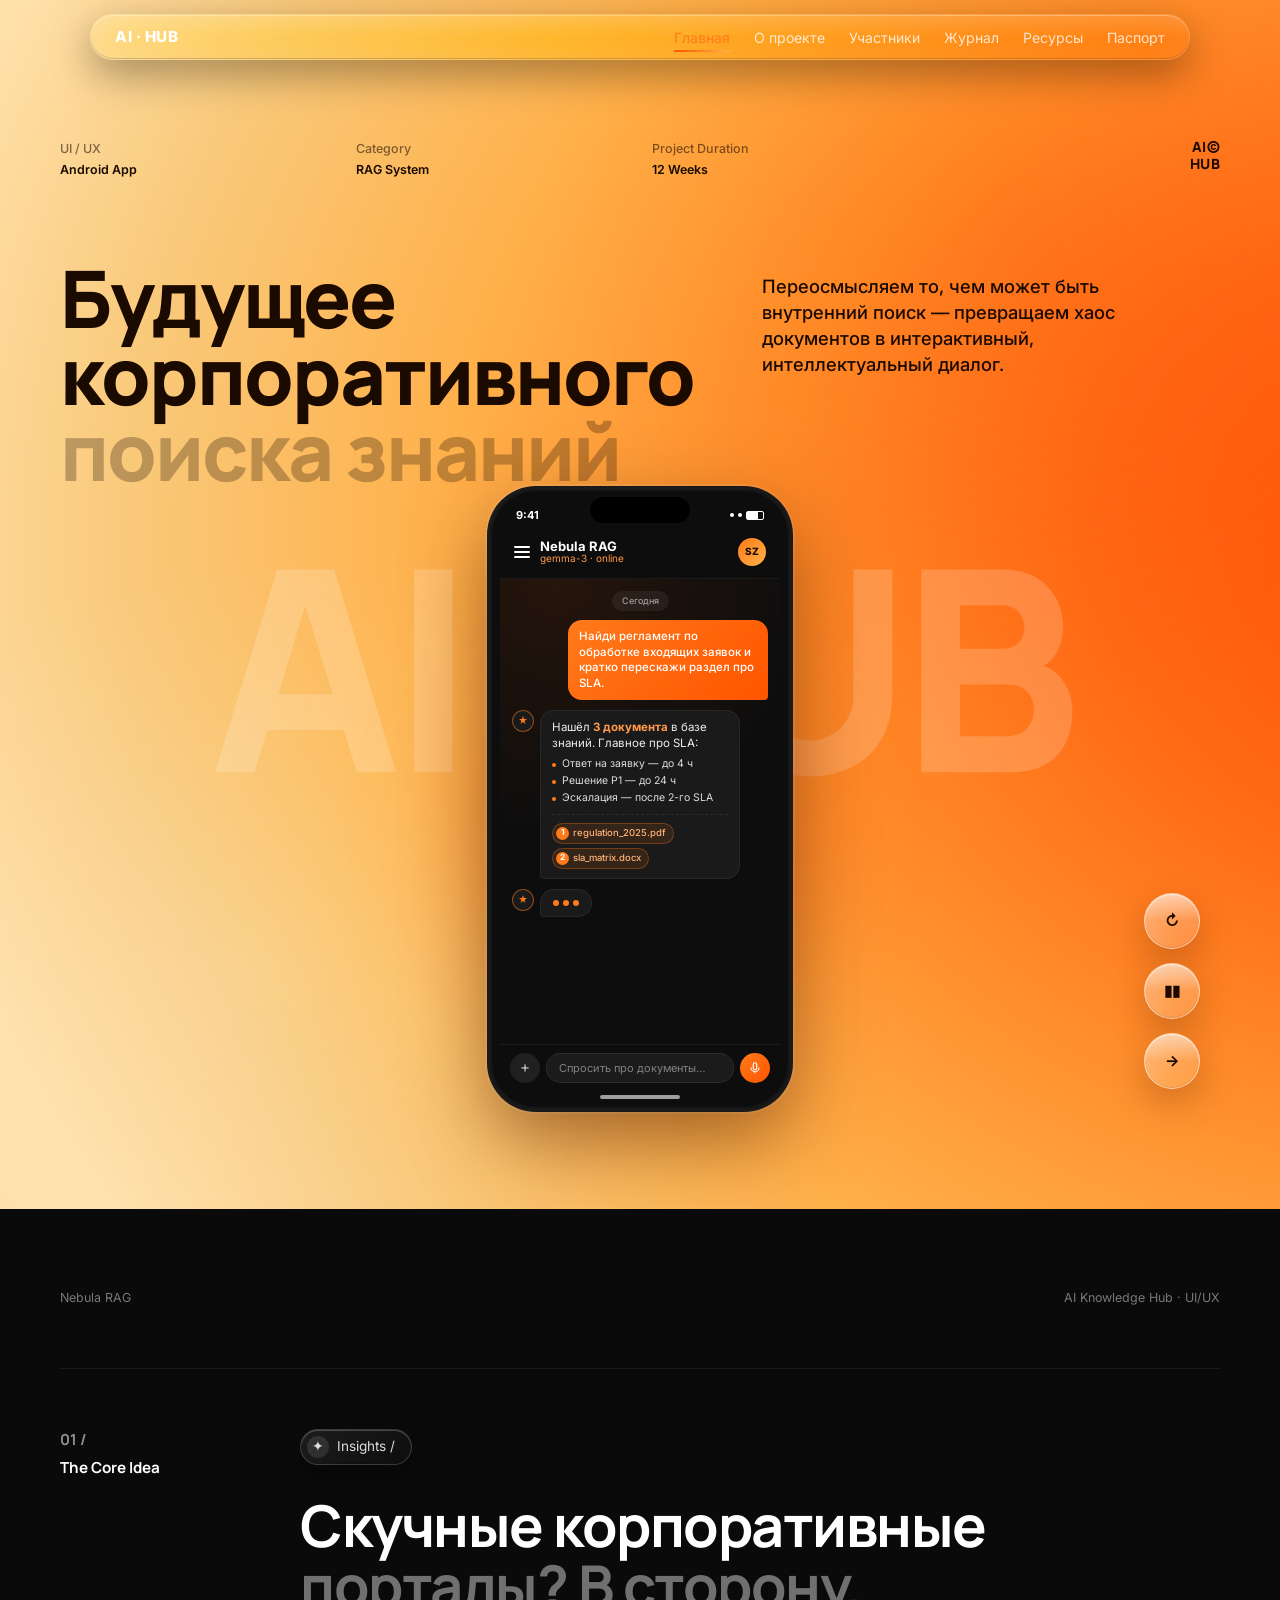
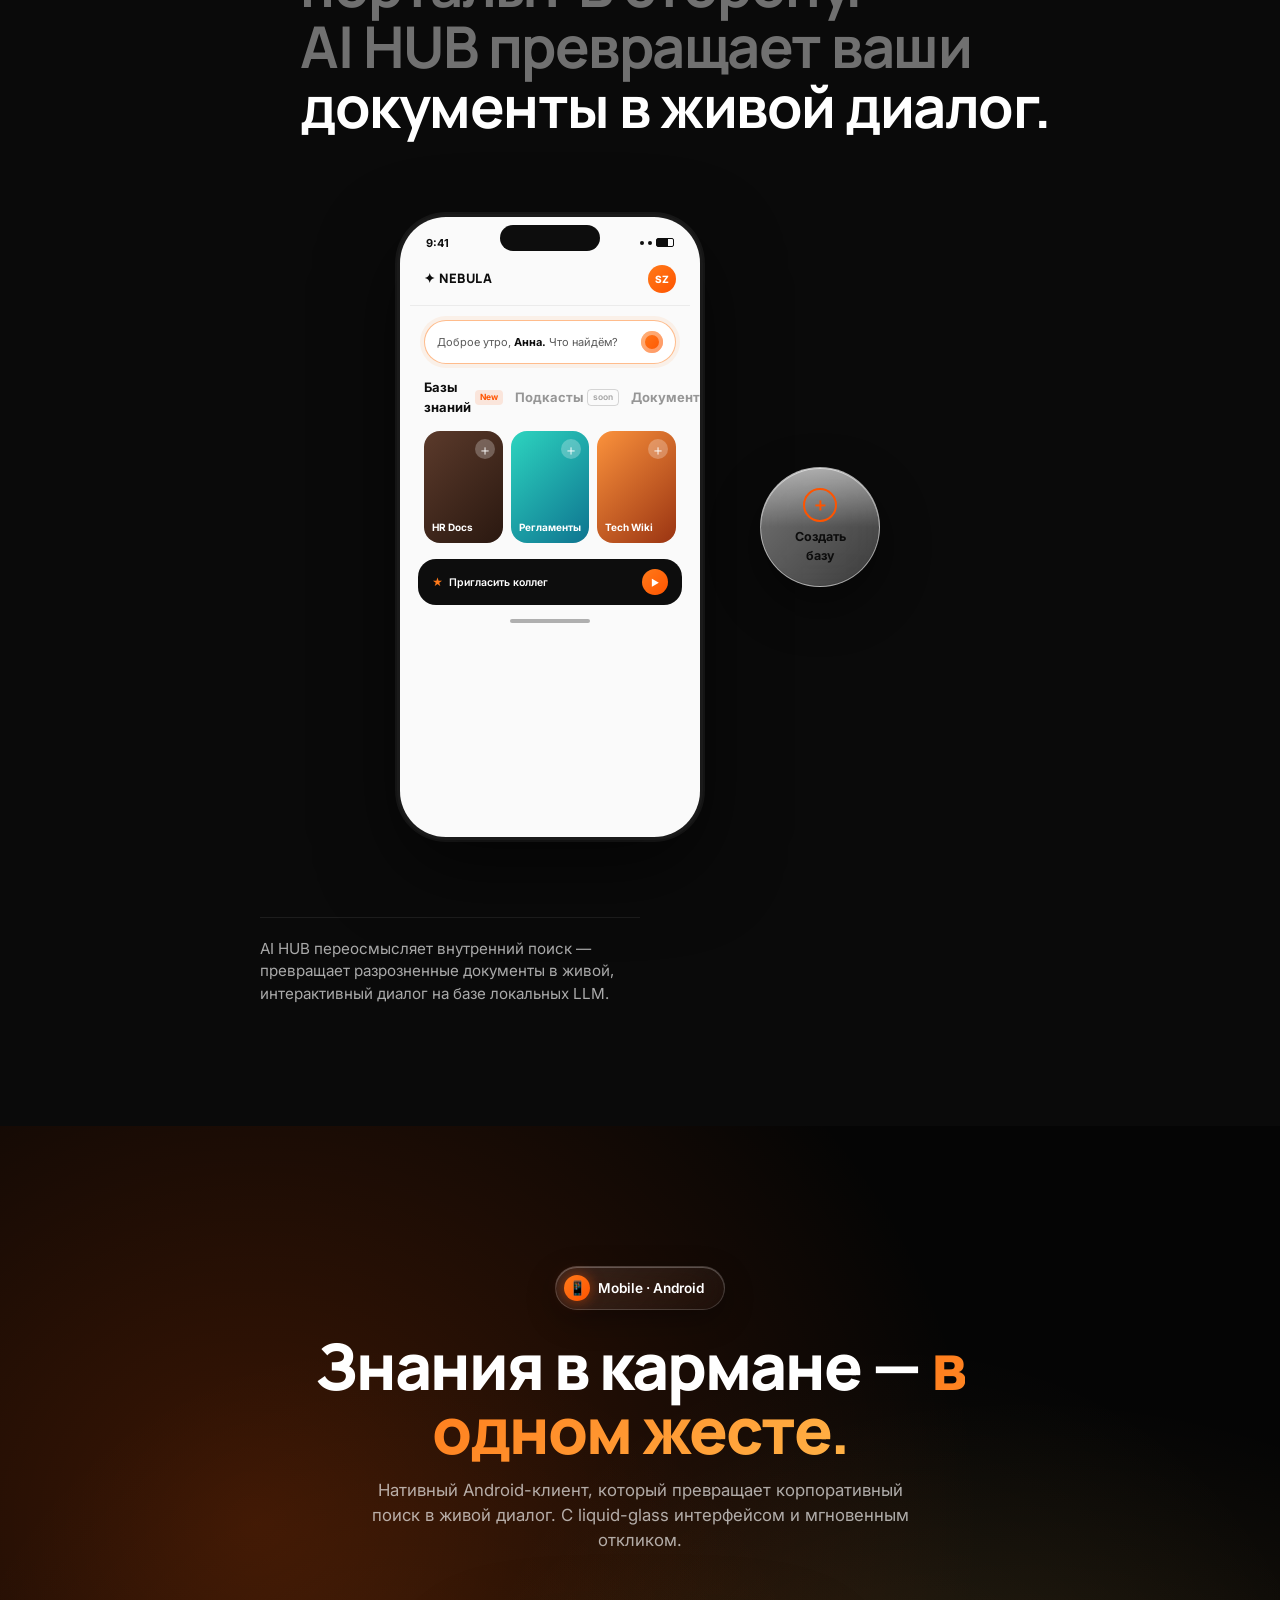
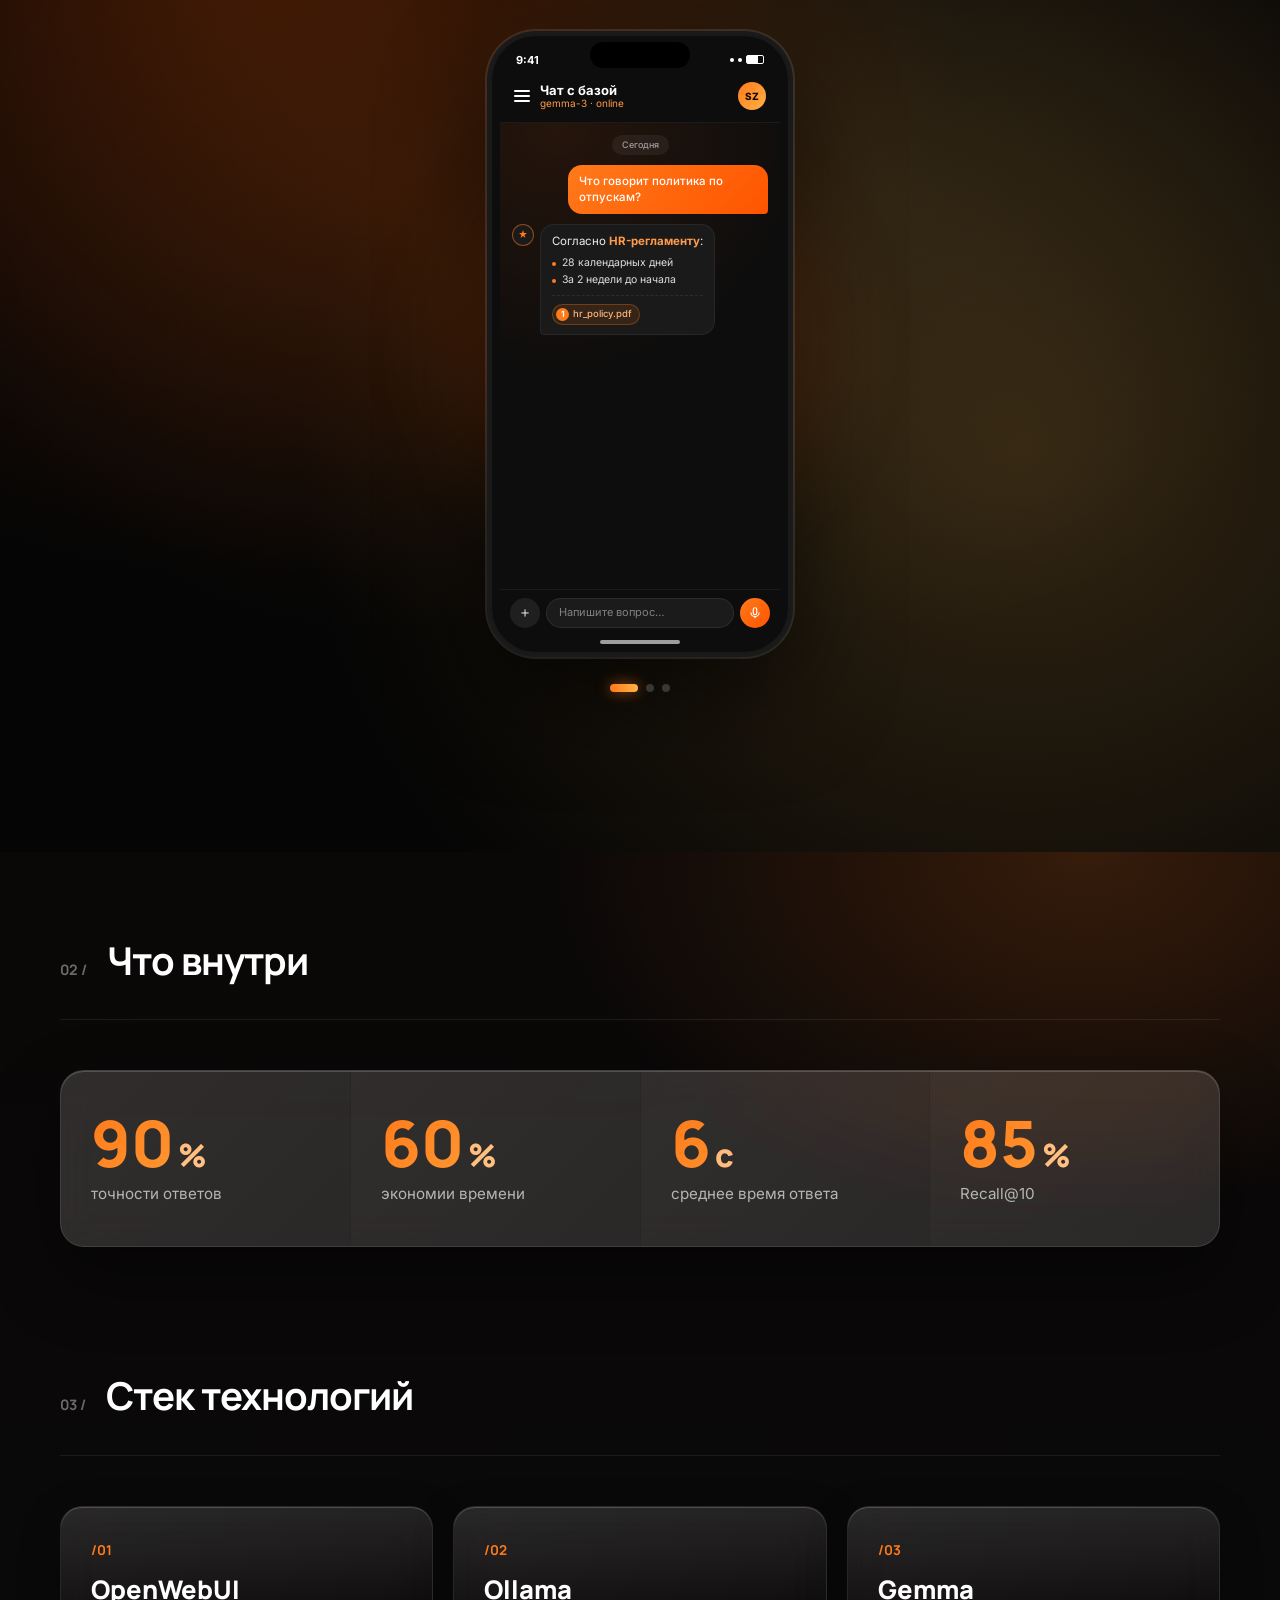
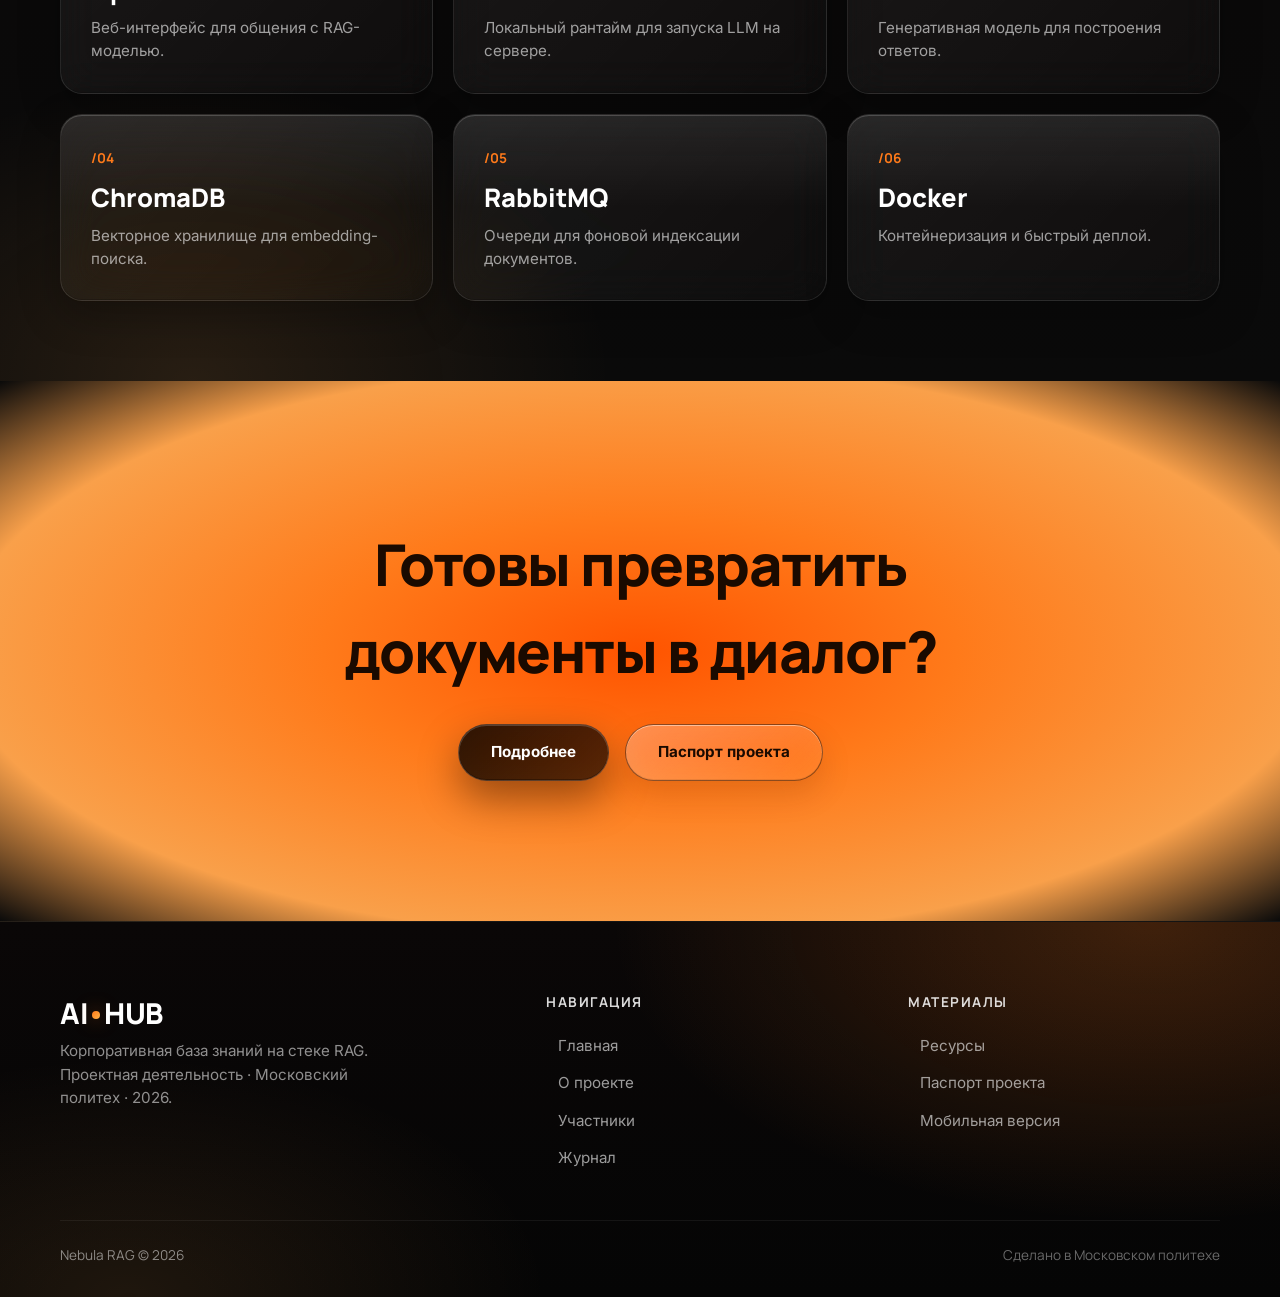
<file: site/index.html>
<!DOCTYPE html>
<html lang="ru">
<head>
    <meta charset="UTF-8">
    <meta name="viewport" content="width=device-width, initial-scale=1.0">
    <title>AI Knowledge Hub | RAG-as-a-Service</title>

    <link rel="stylesheet" href="css/style.css">

    <link href="https://fonts.googleapis.com/css2?family=Inter:wght@300;400;500;600;700;800;900&family=Manrope:wght@400;600;700;800&display=swap" rel="stylesheet">
</head>
<body class="nebula-body">

<div id="progress-bar"></div>

<nav class="nb-nav">
    <div class="nb-nav-inner">
        <div class="nb-brand">AI · HUB</div>
        <ul class="nb-links">
            <li><a href="index.html" class="active-link">Главная</a></li>
            <li><a href="about.html">О проекте</a></li>
            <li><a href="team.html">Участники</a></li>
            <li><a href="journal.html">Журнал</a></li>
            <li><a href="resources.html">Ресурсы</a></li>
            <li><a href="passport.html">Паспорт</a></li>
        </ul>
        
    </div>
</nav>

<!-- ============ HERO BLOCK ============ -->
<section class="nb-hero">

    <!-- top meta strip -->
    <div class="nb-meta-strip">
        <div class="nb-meta-col">
            <span class="nb-meta-label">UI / UX</span>
            <span class="nb-meta-val">Android App</span>
        </div>
        <div class="nb-meta-col">
            <span class="nb-meta-label">Category</span>
            <span class="nb-meta-val">RAG System</span>
        </div>
        <div class="nb-meta-col">
            <span class="nb-meta-label">Project Duration</span>
            <span class="nb-meta-val">12 Weeks</span>
        </div>
        <div class="nb-meta-col nb-meta-mark">
            <span>AI&copy;</span>
            <span>HUB</span>
        </div>
    </div>

    <!-- title grid -->
    <div class="nb-hero-grid">
        <h1 class="nb-headline">
            Будущее <br>
            корпоративного <br>
            <span class="nb-ghost">поиска знаний</span>
        </h1>

        <p class="nb-sub">
            Переосмысляем то, чем может быть
            внутренний поиск — превращаем
            хаос документов в интерактивный,
            интеллектуальный диалог.
        </p>
    </div>

    <!-- giant background brand text -->
    <div class="nb-bg-brand">AI HUB</div>

    <!-- left side meta -->
    <div class="nb-side nb-side-left">
        <div class="nb-side-row">
            <span class="nb-side-label">Nebula</span>
            <span class="nb-side-val">RAG App</span>
        </div>
        <div class="nb-side-row nb-side-row-mid">
            <span class="nb-side-label">Project Type:</span>
            <span class="nb-side-val">AI-as-a-Service</span>
        </div>
    </div>

    <!-- right side meta -->
    <div class="nb-side nb-side-right">
        <div class="nb-side-row">
            <span class="nb-side-label">Jun 12</span>
            <span class="nb-side-val">2026</span>
        </div>
        <div class="nb-side-row nb-side-row-mid">
            <span class="nb-side-label">Stack:</span>
            <span class="nb-side-val">
                Ollama<br>
                ChromaDB<br>
                Gemma<br>
                OpenWebUI
            </span>
        </div>
        <div class="nb-side-row">
            <span class="nb-side-label">Location:</span>
            <span class="nb-side-val">Московский политех</span>
        </div>
    </div>

    <!-- ============ ANDROID PHONE MOCKUP — RAG UI ============ -->
    <div class="nb-phone-wrap">

        <!-- soft glow behind phone -->
        <div class="nb-phone-glow"></div>

        <div class="nb-phone">
            <div class="nb-phone-notch"></div>

            <!-- status bar -->
            <div class="nb-status">
                <span class="nb-status-time">9:41</span>
                <div class="nb-status-icons">
                    <span class="nb-dot"></span>
                    <span class="nb-dot"></span>
                    <span class="nb-bat"></span>
                </div>
            </div>

            <!-- app header -->
            <div class="nb-app-head">
                <div class="nb-app-burger">
                    <span></span><span></span><span></span>
                </div>
                <div class="nb-app-title">
                    <span class="nb-app-name">Nebula RAG</span>
                    <span class="nb-app-sub">gemma-3 · online</span>
                </div>
                <div class="nb-app-avatar">SZ</div>
            </div>

            <!-- chat scroll area -->
            <div class="nb-chat">

                <!-- date pill -->
                <div class="nb-chat-pill">Сегодня</div>

                <!-- user msg -->
                <div class="nb-msg nb-msg-user">
                    <div class="nb-bubble nb-bubble-user">
                        Найди регламент по обработке
                        входящих заявок и кратко
                        перескажи раздел про SLA.
                    </div>
                </div>

                <!-- assistant msg -->
                <div class="nb-msg nb-msg-bot">
                    <div class="nb-bot-avatar">
                        <svg viewBox="0 0 24 24" fill="none">
                            <path d="M12 2L14 8H20L15 12L17 18L12 14L7 18L9 12L4 8H10L12 2Z" fill="#ff7a1a"/>
                        </svg>
                    </div>
                    <div class="nb-bubble nb-bubble-bot">
                        <p>Нашёл <b>3 документа</b> в базе знаний.
                        Главное про SLA:</p>
                        <ul class="nb-bubble-list">
                            <li>Ответ на заявку — до 4 ч</li>
                            <li>Решение P1 — до 24 ч</li>
                            <li>Эскалация — после 2-го SLA</li>
                        </ul>

                        <!-- source chips -->
                        <div class="nb-sources">
                            <span class="nb-source-chip">
                                <span class="nb-source-num">1</span>
                                regulation_2025.pdf
                            </span>
                            <span class="nb-source-chip">
                                <span class="nb-source-num">2</span>
                                sla_matrix.docx
                            </span>
                        </div>
                    </div>
                </div>

                <!-- typing indicator -->
                <div class="nb-msg nb-msg-bot">
                    <div class="nb-bot-avatar nb-bot-avatar-typing">
                        <svg viewBox="0 0 24 24" fill="none">
                            <path d="M12 2L14 8H20L15 12L17 18L12 14L7 18L9 12L4 8H10L12 2Z" fill="#ff7a1a"/>
                        </svg>
                    </div>
                    <div class="nb-bubble nb-bubble-bot nb-bubble-typing">
                        <span class="nb-typ"></span>
                        <span class="nb-typ"></span>
                        <span class="nb-typ"></span>
                    </div>
                </div>

            </div>

            <!-- composer -->
            <div class="nb-composer">
                <button class="nb-comp-btn">＋</button>
                <div class="nb-comp-field">
                    Спросить про документы…
                </div>
                <button class="nb-comp-mic">
                    <svg viewBox="0 0 24 24" fill="none" stroke="#fff" stroke-width="2">
                        <rect x="9" y="3" width="6" height="12" rx="3"/>
                        <path d="M5 11a7 7 0 0014 0M12 18v3"/>
                    </svg>
                </button>
            </div>

            <!-- home indicator -->
            <div class="nb-home-ind"></div>
        </div>
    </div>

    <!-- floating right action stack -->
    <div class="nb-fab-stack">
        <div class="nb-fab"><span>↻</span></div>
        <div class="nb-fab"><span>▮▮</span></div>
        <div class="nb-fab"><span>→</span></div>
    </div>

</section>

<!-- ============ DARK INSIGHTS BLOCK ============ -->
<section class="nb-dark">

    <div class="nb-dark-meta">
        <div class="nb-dm-left">Nebula RAG</div>
        <div class="nb-dm-right">AI Knowledge Hub · UI/UX</div>
    </div>

    <div class="nb-dark-grid">
        <div class="nb-dark-num">
            01 /
            <div class="nb-dark-num-label">The Core Idea</div>
        </div>

        <div class="nb-dark-headline">
            <div class="nb-insights-tag">
                <span class="nb-ins-ico">✦</span> Insights /
            </div>
            <h2>
                Скучные корпоративные
                <span class="nb-muted">порталы? В сторону.</span>
                <br>
                <span class="nb-muted">AI HUB превращает ваши</span>
                документы в живой диалог.
            </h2>
        </div>
    </div>

    <!-- second phone mockup — knowledge base -->
    <div class="nb-phone2-wrap">

        <div class="nb-phone nb-phone-dark">
            <div class="nb-phone-notch"></div>

            <div class="nb-status nb-status-dark">
                <span class="nb-status-time">9:41</span>
                <div class="nb-status-icons">
                    <span class="nb-dot dark"></span>
                    <span class="nb-dot dark"></span>
                    <span class="nb-bat dark"></span>
                </div>
            </div>

            <div class="nb-app-head nb-app-head-dark">
                <div class="nb-brand-mini">✦ NEBULA</div>
                <div class="nb-app-avatar nb-app-avatar-dark">SZ</div>
            </div>

            <div class="nb-search-bar">
                <span class="nb-search-text">
                    Доброе утро, <b>Анна.</b> Что найдём?
                </span>
                <span class="nb-search-mic">●</span>
            </div>

            <div class="nb-tabs">
                <div class="nb-tab nb-tab-active">
                    Базы знаний
                    <span class="nb-tab-badge">New</span>
                </div>
                <div class="nb-tab">Подкасты <span class="nb-tab-soon">soon</span></div>
                <div class="nb-tab">Документ…</div>
            </div>

            <div class="nb-cards-row">
                <div class="nb-kb-card nb-kb-1">
                    <div class="nb-kb-add">＋</div>
                    <div class="nb-kb-label">HR Docs</div>
                </div>
                <div class="nb-kb-card nb-kb-2">
                    <div class="nb-kb-add">＋</div>
                    <div class="nb-kb-label">Регламенты</div>
                </div>
                <div class="nb-kb-card nb-kb-3">
                    <div class="nb-kb-add">＋</div>
                    <div class="nb-kb-label">Tech Wiki</div>
                </div>
            </div>

            <div class="nb-bottom-bar">
                <div class="nb-bb-item">
                    <span class="nb-bb-ico">★</span>
                    Пригласить коллег
                </div>
                <div class="nb-bb-play">▶</div>
            </div>

            <div class="nb-home-ind dark"></div>
        </div>

        <div class="nb-create-bubble">
            <span class="nb-cb-plus">＋</span>
            <span>Создать<br>базу</span>
        </div>
    </div>

    <p class="nb-about-block">
        AI HUB переосмысляет внутренний поиск —
        превращает разрозненные документы в живой,
        интерактивный диалог на базе локальных LLM.
    </p>

</section>

<!-- ============ MOBILE SHOWCASE ============ -->
<section class="nb-showcase" id="mobile-showcase">

    <div class="nb-showcase-head">
        <span class="nb-showcase-eyebrow">
            <span>📱</span>
            <span>Mobile · Android</span>
        </span>
        <h2>
            Знания в кармане —
            <span class="nb-muted">в одном жесте.</span>
        </h2>
        <p>
            Нативный Android-клиент, который превращает
            корпоративный поиск в живой диалог.
            С liquid-glass интерфейсом и мгновенным откликом.
        </p>
    </div>

    <div class="nb-showcase-inner">

        <!-- LEFT feature column -->
        <div class="nb-feat-col nb-feat-col-left">

            <div class="nb-feat-pill" data-anim-delay="0">
                <div class="nb-feat-ico">
                    <svg viewBox="0 0 24 24" fill="none" stroke="white" stroke-width="2.4">
                        <circle cx="11" cy="11" r="7"/>
                        <path d="M21 21l-4.5-4.5"/>
                    </svg>
                </div>
                <div class="nb-feat-text">
                    <div class="nb-feat-title">Семантический поиск</div>
                    <div class="nb-feat-sub">Понимает смысл, а не только слова</div>
                </div>
            </div>

            <div class="nb-feat-pill" data-anim-delay="120">
                <div class="nb-feat-ico">
                    <svg viewBox="0 0 24 24" fill="none" stroke="white" stroke-width="2.4">
                        <path d="M21 11.5a8.38 8.38 0 01-1.9 5.4A8.5 8.5 0 0112.5 21 8.38 8.38 0 017.1 19.1L3 20l1-3.9A8.38 8.38 0 013 11.5 8.5 8.5 0 0111.5 3a8.38 8.38 0 015.4 1.9A8.5 8.5 0 0121 11.5z"/>
                    </svg>
                </div>
                <div class="nb-feat-text">
                    <div class="nb-feat-title">AI-ассистент</div>
                    <div class="nb-feat-sub">Отвечает по корпоративным данным</div>
                </div>
            </div>

            <div class="nb-feat-pill" data-anim-delay="240">
                <div class="nb-feat-ico">
                    <svg viewBox="0 0 24 24" fill="none" stroke="white" stroke-width="2.4">
                        <path d="M14 2H6a2 2 0 00-2 2v16a2 2 0 002 2h12a2 2 0 002-2V8z"/>
                        <path d="M14 2v6h6M16 13H8M16 17H8M10 9H8"/>
                    </svg>
                </div>
                <div class="nb-feat-text">
                    <div class="nb-feat-title">Источники</div>
                    <div class="nb-feat-sub">Каждый ответ — со ссылкой</div>
                </div>
            </div>

        </div>

        <!-- PHONE in center -->
        <div class="nb-sc-phone-wrap">
            <div class="nb-sc-phone-halo"></div>

            <div class="nb-sc-phone">
                <div class="nb-phone-notch"></div>

                <div class="nb-status">
                    <span class="nb-status-time">9:41</span>
                    <div class="nb-status-icons">
                        <span class="nb-dot"></span>
                        <span class="nb-dot"></span>
                        <span class="nb-bat"></span>
                    </div>
                </div>

                <div class="nb-sc-screens">

                    <!-- ============ SCREEN 1 — CHAT ============ -->
                    <div class="nb-sc-screen active" data-screen="0">
                        <div class="nb-app-head">
                            <div class="nb-app-burger"><span></span><span></span><span></span></div>
                            <div class="nb-app-title">
                                <span class="nb-app-name">Чат с базой</span>
                                <span class="nb-app-sub">gemma-3 · online</span>
                            </div>
                            <div class="nb-app-avatar">SZ</div>
                        </div>

                        <div class="nb-chat">
                            <div class="nb-chat-pill">Сегодня</div>
                            <div class="nb-msg nb-msg-user">
                                <div class="nb-bubble nb-bubble-user">
                                    Что говорит политика по отпускам?
                                </div>
                            </div>
                            <div class="nb-msg nb-msg-bot">
                                <div class="nb-bot-avatar">
                                    <svg viewBox="0 0 24 24" fill="none">
                                        <path d="M12 2L14 8H20L15 12L17 18L12 14L7 18L9 12L4 8H10L12 2Z" fill="#ff7a1a"/>
                                    </svg>
                                </div>
                                <div class="nb-bubble nb-bubble-bot">
                                    <p>Согласно <b>HR-регламенту</b>:</p>
                                    <ul class="nb-bubble-list">
                                        <li>28 календарных дней</li>
                                        <li>За 2 недели до начала</li>
                                    </ul>
                                    <div class="nb-sources">
                                        <span class="nb-source-chip">
                                            <span class="nb-source-num">1</span>
                                            hr_policy.pdf
                                        </span>
                                    </div>
                                </div>
                            </div>
                        </div>

                        <div class="nb-composer">
                            <button class="nb-comp-btn">＋</button>
                            <div class="nb-comp-field">Напишите вопрос…</div>
                            <button class="nb-comp-mic">
                                <svg viewBox="0 0 24 24" fill="none" stroke="#fff" stroke-width="2">
                                    <rect x="9" y="3" width="6" height="12" rx="3"/>
                                    <path d="M5 11a7 7 0 0014 0M12 18v3"/>
                                </svg>
                            </button>
                        </div>
                    </div>

                    <!-- ============ SCREEN 2 — DOCS ============ -->
                    <div class="nb-sc-screen" data-screen="1">
                        <div class="nb-app-head">
                            <div class="nb-app-burger"><span></span><span></span><span></span></div>
                            <div class="nb-app-title">
                                <span class="nb-app-name">Документы</span>
                                <span class="nb-app-sub">142 файла · обновлено</span>
                            </div>
                            <div class="nb-app-avatar">SZ</div>
                        </div>

                        <div class="nb-sc-docs">
                            <div class="nb-sc-docs-head">
                                <h4>База знаний</h4>
                                <span>indexed</span>
                            </div>

                            <div class="nb-sc-search">
                                🔍 Поиск по документам…
                            </div>

                            <div class="nb-sc-doc-list">
                                <div class="nb-sc-doc">
                                    <div class="nb-sc-doc-ico">📄</div>
                                    <div class="nb-sc-doc-info">
                                        <div class="nb-sc-doc-name">hr_policy.pdf</div>
                                        <div class="nb-sc-doc-meta">2.4 MB · вчера</div>
                                    </div>
                                    <span class="nb-sc-doc-arrow">›</span>
                                </div>
                                <div class="nb-sc-doc">
                                    <div class="nb-sc-doc-ico b">📊</div>
                                    <div class="nb-sc-doc-info">
                                        <div class="nb-sc-doc-name">sla_matrix.docx</div>
                                        <div class="nb-sc-doc-meta">820 KB · 3 дня назад</div>
                                    </div>
                                    <span class="nb-sc-doc-arrow">›</span>
                                </div>
                                <div class="nb-sc-doc">
                                    <div class="nb-sc-doc-ico c">📋</div>
                                    <div class="nb-sc-doc-info">
                                        <div class="nb-sc-doc-name">regulation_2025</div>
                                        <div class="nb-sc-doc-meta">1.1 MB · неделю</div>
                                    </div>
                                    <span class="nb-sc-doc-arrow">›</span>
                                </div>
                                <div class="nb-sc-doc">
                                    <div class="nb-sc-doc-ico">📐</div>
                                    <div class="nb-sc-doc-info">
                                        <div class="nb-sc-doc-name">tech_specs.md</div>
                                        <div class="nb-sc-doc-meta">312 KB · мес.</div>
                                    </div>
                                    <span class="nb-sc-doc-arrow">›</span>
                                </div>
                            </div>
                        </div>

                        <div class="nb-home-ind"></div>
                    </div>

                    <!-- ============ SCREEN 3 — STATS ============ -->
                    <div class="nb-sc-screen" data-screen="2">
                        <div class="nb-app-head">
                            <div class="nb-app-burger"><span></span><span></span><span></span></div>
                            <div class="nb-app-title">
                                <span class="nb-app-name">Статистика</span>
                                <span class="nb-app-sub">за неделю</span>
                            </div>
                            <div class="nb-app-avatar">SZ</div>
                        </div>

                        <div class="nb-sc-stat">
                            <div class="nb-sc-stat-card">
                                <div class="nb-sc-stat-label">Запросов</div>
                                <div class="nb-sc-stat-val">1 248</div>
                                <div class="nb-sc-stat-trend">↗ +24% за неделю</div>
                                <div class="nb-sc-stat-bars">
                                    <div class="nb-sc-bar"></div>
                                    <div class="nb-sc-bar"></div>
                                    <div class="nb-sc-bar"></div>
                                    <div class="nb-sc-bar"></div>
                                    <div class="nb-sc-bar"></div>
                                    <div class="nb-sc-bar"></div>
                                    <div class="nb-sc-bar"></div>
                                </div>
                            </div>

                            <div class="nb-sc-stat-list">
                                <div class="nb-sc-stat-row">
                                    <span>Точность</span>
                                    <b>92%</b>
                                </div>
                                <div class="nb-sc-stat-row">
                                    <span>Среднее время</span>
                                    <b>4.2с</b>
                                </div>
                                <div class="nb-sc-stat-row">
                                    <span>Активных юзеров</span>
                                    <b>87</b>
                                </div>
                            </div>
                        </div>

                        <div class="nb-home-ind"></div>
                    </div>

                </div>

                <div class="nb-home-ind"></div>
            </div>
        </div>

        <!-- RIGHT feature column -->
        <div class="nb-feat-col nb-feat-col-right">

            <div class="nb-feat-pill" data-anim-delay="60">
                <div class="nb-feat-ico">
                    <svg viewBox="0 0 24 24" fill="none" stroke="white" stroke-width="2.4">
                        <path d="M12 22s8-4 8-10V5l-8-3-8 3v7c0 6 8 10 8 10z"/>
                    </svg>
                </div>
                <div class="nb-feat-text">
                    <div class="nb-feat-title">SSO авторизация</div>
                    <div class="nb-feat-sub">Корпоративная учётка</div>
                </div>
            </div>

            <div class="nb-feat-pill" data-anim-delay="180">
                <div class="nb-feat-ico">
                    <svg viewBox="0 0 24 24" fill="none" stroke="white" stroke-width="2.4">
                        <rect x="2" y="6" width="20" height="12" rx="2"/>
                        <path d="M12 12v.01M7 12v.01M17 12v.01"/>
                    </svg>
                </div>
                <div class="nb-feat-text">
                    <div class="nb-feat-title">Оффлайн-кэш</div>
                    <div class="nb-feat-sub">Работает без интернета</div>
                </div>
            </div>

            <div class="nb-feat-pill" data-anim-delay="300">
                <div class="nb-feat-ico">
                    <svg viewBox="0 0 24 24" fill="none" stroke="white" stroke-width="2.4">
                        <path d="M13 2L3 14h9l-1 8 10-12h-9l1-8z"/>
                    </svg>
                </div>
                <div class="nb-feat-text">
                    <div class="nb-feat-title">Мгновенный отклик</div>
                    <div class="nb-feat-sub">Ответ за 4–6 секунд</div>
                </div>
            </div>

        </div>

    </div>

    <!-- screen indicator dots -->
    <div class="nb-sc-dots">
        <span class="nb-sc-dot active" data-dot="0"></span>
        <span class="nb-sc-dot" data-dot="1"></span>
        <span class="nb-sc-dot" data-dot="2"></span>
    </div>

</section>

<!-- ============ KPI + TECH BLOCKS ============ -->
<section class="nb-section">
    <div class="nb-container">

        <div class="nb-num-row">
            <span class="nb-num-tag">02 /</span>
            <h3>Что внутри</h3>
        </div>

        <div class="nb-kpi-grid">
            <div class="nb-kpi">
                <span class="nb-kpi-val">90<i>%</i></span>
                <span class="nb-kpi-lbl">точности ответов</span>
            </div>
            <div class="nb-kpi">
                <span class="nb-kpi-val">60<i>%</i></span>
                <span class="nb-kpi-lbl">экономии времени</span>
            </div>
            <div class="nb-kpi">
                <span class="nb-kpi-val">6<i>с</i></span>
                <span class="nb-kpi-lbl">среднее время ответа</span>
            </div>
            <div class="nb-kpi">
                <span class="nb-kpi-val">85<i>%</i></span>
                <span class="nb-kpi-lbl">Recall@10</span>
            </div>
        </div>

        <div class="nb-num-row" style="margin-top:120px;">
            <span class="nb-num-tag">03 /</span>
            <h3>Стек технологий</h3>
        </div>

        <div class="nb-tech-grid">
            <div class="nb-tech">
                <span class="nb-tech-num">/01</span>
                <h4>OpenWebUI</h4>
                <p>Веб-интерфейс для общения с RAG-моделью.</p>
            </div>
            <div class="nb-tech">
                <span class="nb-tech-num">/02</span>
                <h4>Ollama</h4>
                <p>Локальный рантайм для запуска LLM на сервере.</p>
            </div>
            <div class="nb-tech">
                <span class="nb-tech-num">/03</span>
                <h4>Gemma</h4>
                <p>Генеративная модель для построения ответов.</p>
            </div>
            <div class="nb-tech">
                <span class="nb-tech-num">/04</span>
                <h4>ChromaDB</h4>
                <p>Векторное хранилище для embedding-поиска.</p>
            </div>
            <div class="nb-tech">
                <span class="nb-tech-num">/05</span>
                <h4>RabbitMQ</h4>
                <p>Очереди для фоновой индексации документов.</p>
            </div>
            <div class="nb-tech">
                <span class="nb-tech-num">/06</span>
                <h4>Docker</h4>
                <p>Контейнеризация и быстрый деплой.</p>
            </div>
        </div>

    </div>
</section>

<!-- ============ CTA ============ -->
<section class="nb-cta">
    <div class="nb-container">
        <h2>Готовы превратить документы в диалог?</h2>
        <div class="nb-cta-row">
            <a href="about.html" class="nb-cta-btn primary">Подробнее</a>
            <a href="passport.html" class="nb-cta-btn ghost">Паспорт проекта</a>
        </div>
    </div>
</section>

<footer class="nb-footer">
    <div class="nb-container">
        <div class="nb-footer-grid">
            <div class="nb-footer-brand">
                <h3>AI<span class="dot"></span>HUB</h3>
                <p>Корпоративная база знаний на стеке RAG. Проектная деятельность · Московский политех · 2026.</p>
            </div>
            <div class="nb-footer-col">
                <h4>Навигация</h4>
                <ul>
                    <li><a href="index.html">Главная</a></li>
                    <li><a href="about.html">О проекте</a></li>
                    <li><a href="team.html">Участники</a></li>
                    <li><a href="journal.html">Журнал</a></li>
                </ul>
            </div>
            <div class="nb-footer-col">
                <h4>Материалы</h4>
                <ul>
                    <li><a href="resources.html">Ресурсы</a></li>
                    <li><a href="passport.html">Паспорт проекта</a></li>
                    <li><a href="mobile.html">Мобильная версия</a></li>
                </ul>
            </div>
        </div>
        <div class="nb-footer-bottom">
            <div class="nb-footer-mark">Nebula RAG © 2026</div>
            <div>Сделано в Московском политехе</div>
        </div>
    </div>
</footer>

<button id="scrollTopBtn">↑</button>

<script src="js/app.js"></script>
</body>
</html>
</file>
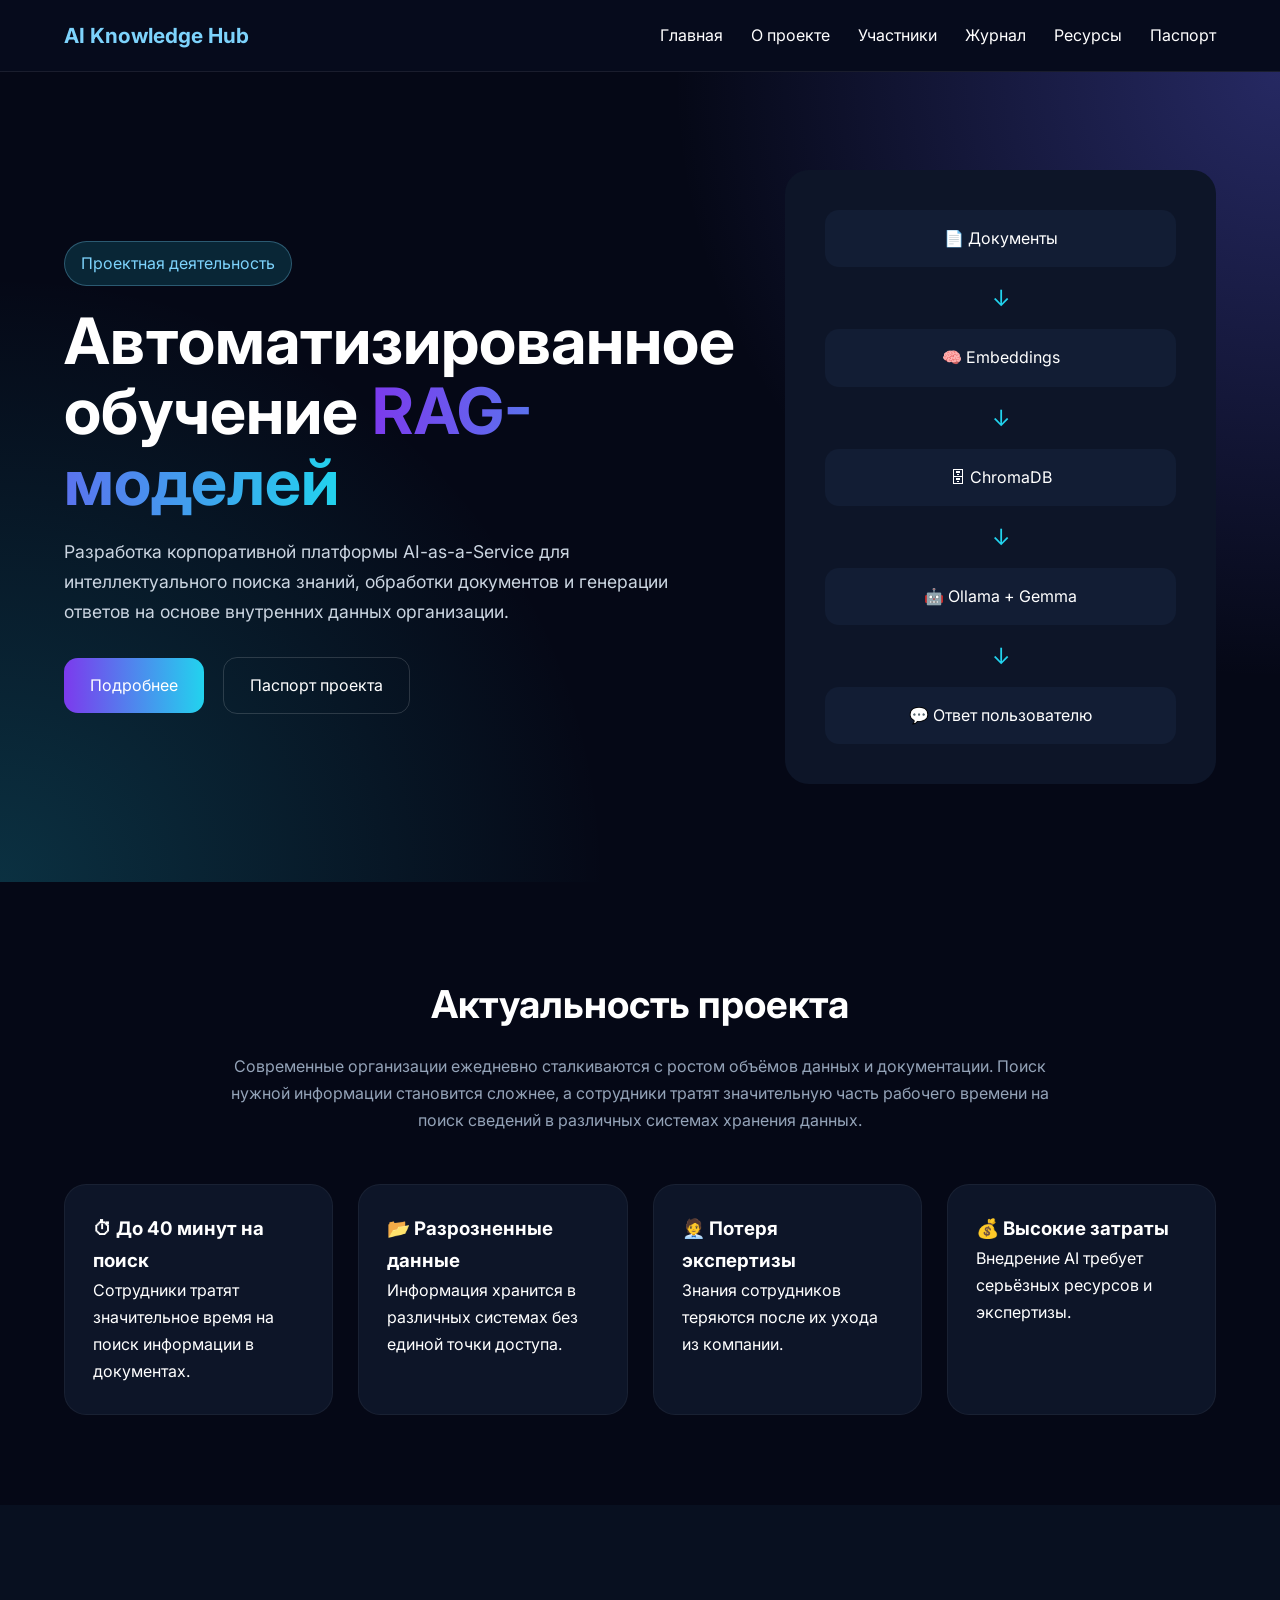
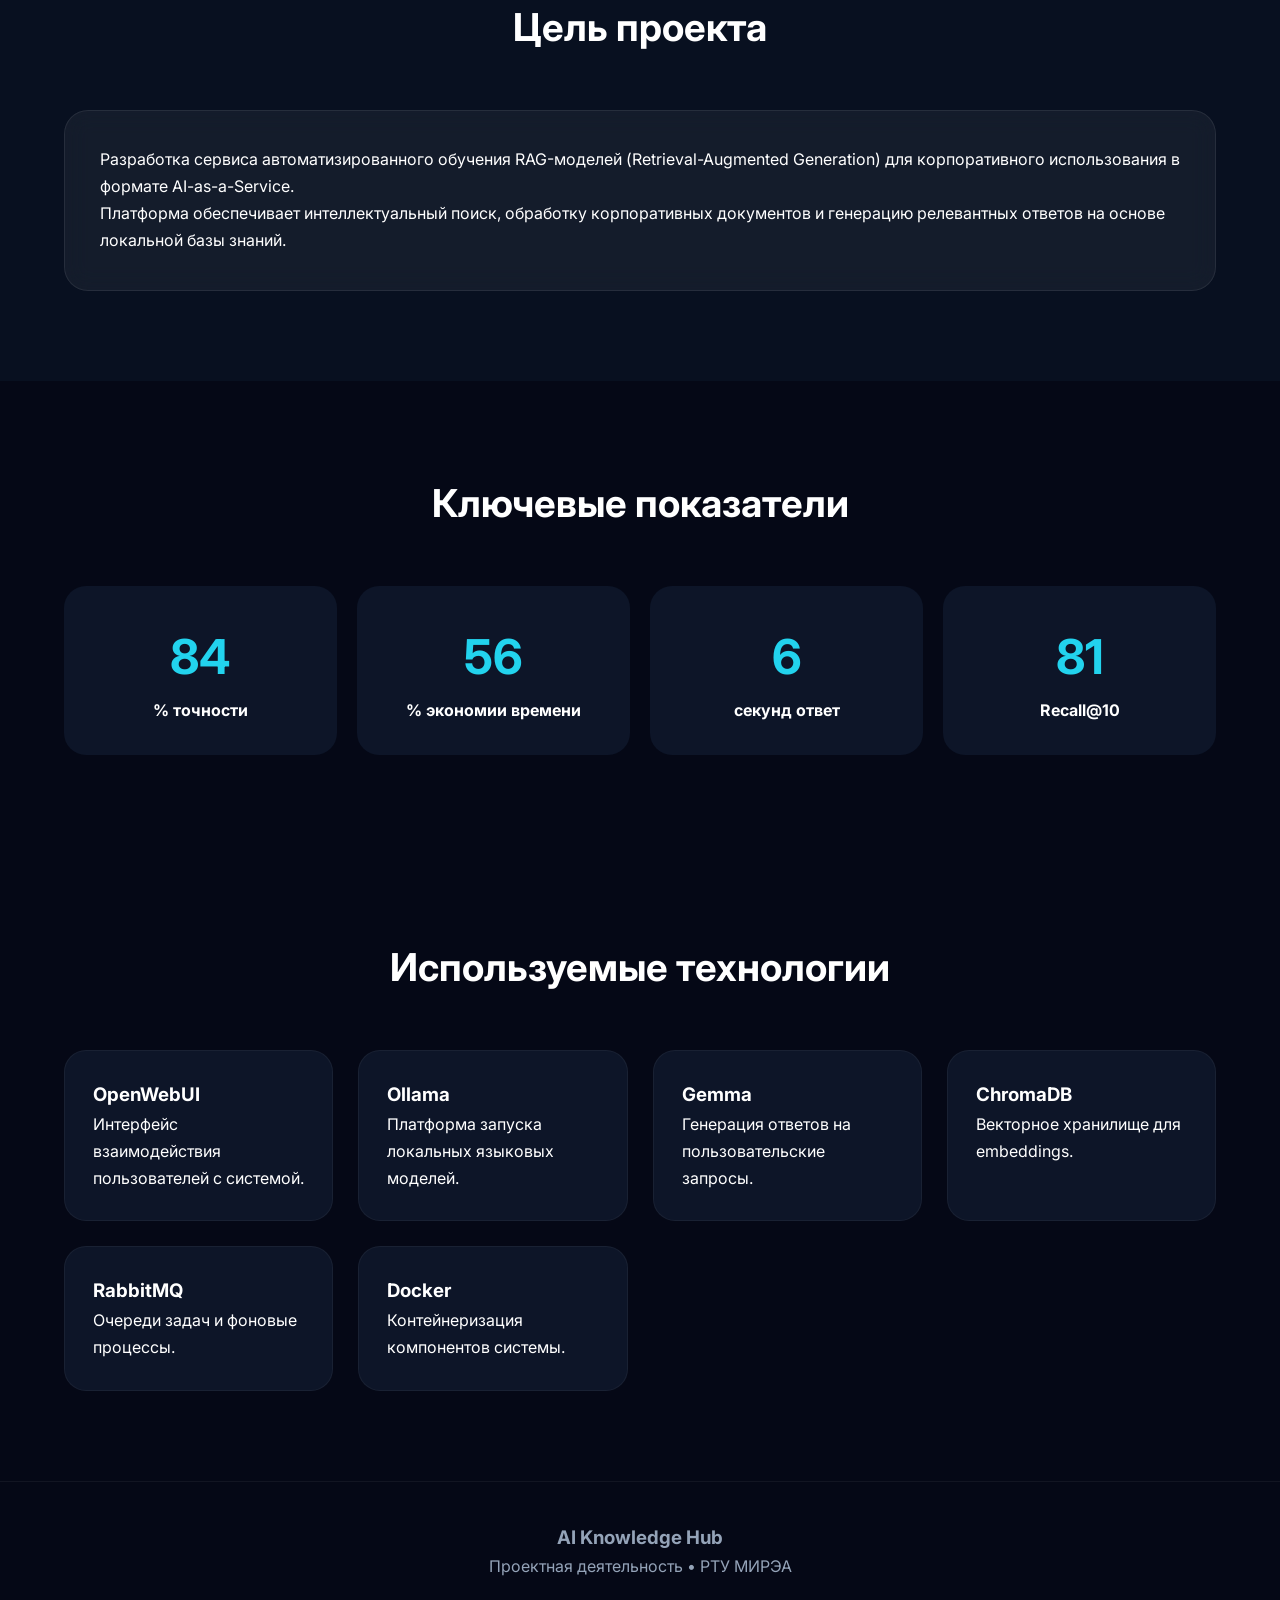
<file: web page/index.html>
<!DOCTYPE html>
<html lang="ru">
<head>
    <meta charset="UTF-8">
    <meta name="viewport" content="width=device-width, initial-scale=1.0">
    <title>AI Knowledge Hub | Главная</title>

    <link rel="stylesheet" href="css/style.css">

    <link href="https://fonts.googleapis.com/css2?family=Inter:wght@300;400;500;600;700;800&display=swap" rel="stylesheet">
</head>
<body>

<div id="progress-bar"></div>

<nav class="navbar">
    <div class="container nav-container">

        <div class="logo">
            AI Knowledge Hub
        </div>

        <ul class="nav-links">
            <li><a href="index.html">Главная</a></li>
            <li><a href="about.html">О проекте</a></li>
            <li><a href="team.html">Участники</a></li>
            <li><a href="journal.html">Журнал</a></li>
            <li><a href="resources.html">Ресурсы</a></li>
            <li><a href="passport.html">Паспорт</a></li>
        </ul>

    </div>
</nav>

<section class="hero">

    <div class="container hero-grid">

        <div class="hero-content">

            <span class="badge">
                Проектная деятельность
            </span>

            <h1>
                Автоматизированное обучение
                <span class="gradient-text">
                    RAG-моделей
                </span>
            </h1>

            <p>
                Разработка корпоративной платформы
                AI-as-a-Service для интеллектуального поиска знаний,
                обработки документов и генерации ответов на основе
                внутренних данных организации.
            </p>

            <div class="hero-buttons">

                <a href="about.html" class="btn-primary">
                    Подробнее
                </a>

                <a href="passport.html" class="btn-secondary">
                    Паспорт проекта
                </a>

            </div>

        </div>

        <div class="architecture-card">

            <div class="arch-node">
                📄 Документы
            </div>

            <div class="arch-arrow">↓</div>

            <div class="arch-node">
                🧠 Embeddings
            </div>

            <div class="arch-arrow">↓</div>

            <div class="arch-node">
                🗄 ChromaDB
            </div>

            <div class="arch-arrow">↓</div>

            <div class="arch-node">
                🤖 Ollama + Gemma
            </div>

            <div class="arch-arrow">↓</div>

            <div class="arch-node">
                💬 Ответ пользователю
            </div>

        </div>

    </div>

</section>

<section class="section">

    <div class="container">

        <div class="section-header">

            <h2>
                Актуальность проекта
            </h2>

            <p>
                Современные организации ежедневно сталкиваются с ростом
                объёмов данных и документации. Поиск нужной информации
                становится сложнее, а сотрудники тратят значительную
                часть рабочего времени на поиск сведений в различных
                системах хранения данных.
            </p>

        </div>

        <div class="cards-grid">

            <div class="info-card">
                <h3>⏱ До 40 минут на поиск</h3>

                <p>
                    Сотрудники тратят значительное время
                    на поиск информации в документах.
                </p>
            </div>

            <div class="info-card">
                <h3>📂 Разрозненные данные</h3>

                <p>
                    Информация хранится в различных
                    системах без единой точки доступа.
                </p>
            </div>

            <div class="info-card">
                <h3>🧑‍💼 Потеря экспертизы</h3>

                <p>
                    Знания сотрудников теряются
                    после их ухода из компании.
                </p>
            </div>

            <div class="info-card">
                <h3>💰 Высокие затраты</h3>

                <p>
                    Внедрение AI требует
                    серьёзных ресурсов и экспертизы.
                </p>
            </div>

        </div>

    </div>

</section>

<section class="section dark-section">

    <div class="container">

        <div class="section-header">

            <h2>
                Цель проекта
            </h2>

        </div>

        <div class="glass-card">

            <p>
                Разработка сервиса автоматизированного обучения
                RAG-моделей (Retrieval-Augmented Generation)
                для корпоративного использования в формате
                AI-as-a-Service.
            </p>

            <p>
                Платформа обеспечивает интеллектуальный поиск,
                обработку корпоративных документов и генерацию
                релевантных ответов на основе локальной базы знаний.
            </p>

        </div>

    </div>

</section>

<section class="section">

    <div class="container">

        <div class="section-header">
            <h2>Ключевые показатели</h2>
        </div>

        <div class="kpi-grid">

            <div class="kpi-card">
                <span class="counter" data-target="90">
                    0
                </span>
                <h4>% точности</h4>
            </div>

            <div class="kpi-card">
                <span class="counter" data-target="60">
                    0
                </span>
                <h4>% экономии времени</h4>
            </div>

            <div class="kpi-card">
                <span class="counter" data-target="6">
                    0
                </span>
                <h4>секунд ответ</h4>
            </div>

            <div class="kpi-card">
                <span class="counter" data-target="85">
                    0
                </span>
                <h4>Recall@10</h4>
            </div>

        </div>

    </div>

</section>

<section class="section">

    <div class="container">

        <div class="section-header">
            <h2>Используемые технологии</h2>
        </div>

        <div class="cards-grid">

            <div class="tech-card">
                <h3>OpenWebUI</h3>
                <p>
                    Интерфейс взаимодействия
                    пользователей с системой.
                </p>
            </div>

            <div class="tech-card">
                <h3>Ollama</h3>
                <p>
                    Платформа запуска локальных
                    языковых моделей.
                </p>
            </div>

            <div class="tech-card">
                <h3>Gemma</h3>
                <p>
                    Генерация ответов
                    на пользовательские запросы.
                </p>
            </div>

            <div class="tech-card">
                <h3>ChromaDB</h3>
                <p>
                    Векторное хранилище
                    для embeddings.
                </p>
            </div>

            <div class="tech-card">
                <h3>RabbitMQ</h3>
                <p>
                    Очереди задач
                    и фоновые процессы.
                </p>
            </div>

            <div class="tech-card">
                <h3>Docker</h3>
                <p>
                    Контейнеризация
                    компонентов системы.
                </p>
            </div>

        </div>

    </div>

</section>

<footer>

    <div class="container footer-content">

        <h3>AI Knowledge Hub</h3>

        <p>
            Проектная деятельность • РТУ МИРЭА
        </p>

    </div>
</footer>
<button id="scrollTopBtn">
    ↑
</button>

<script src="js/app.js"></script>

</body>
</html>
</file>
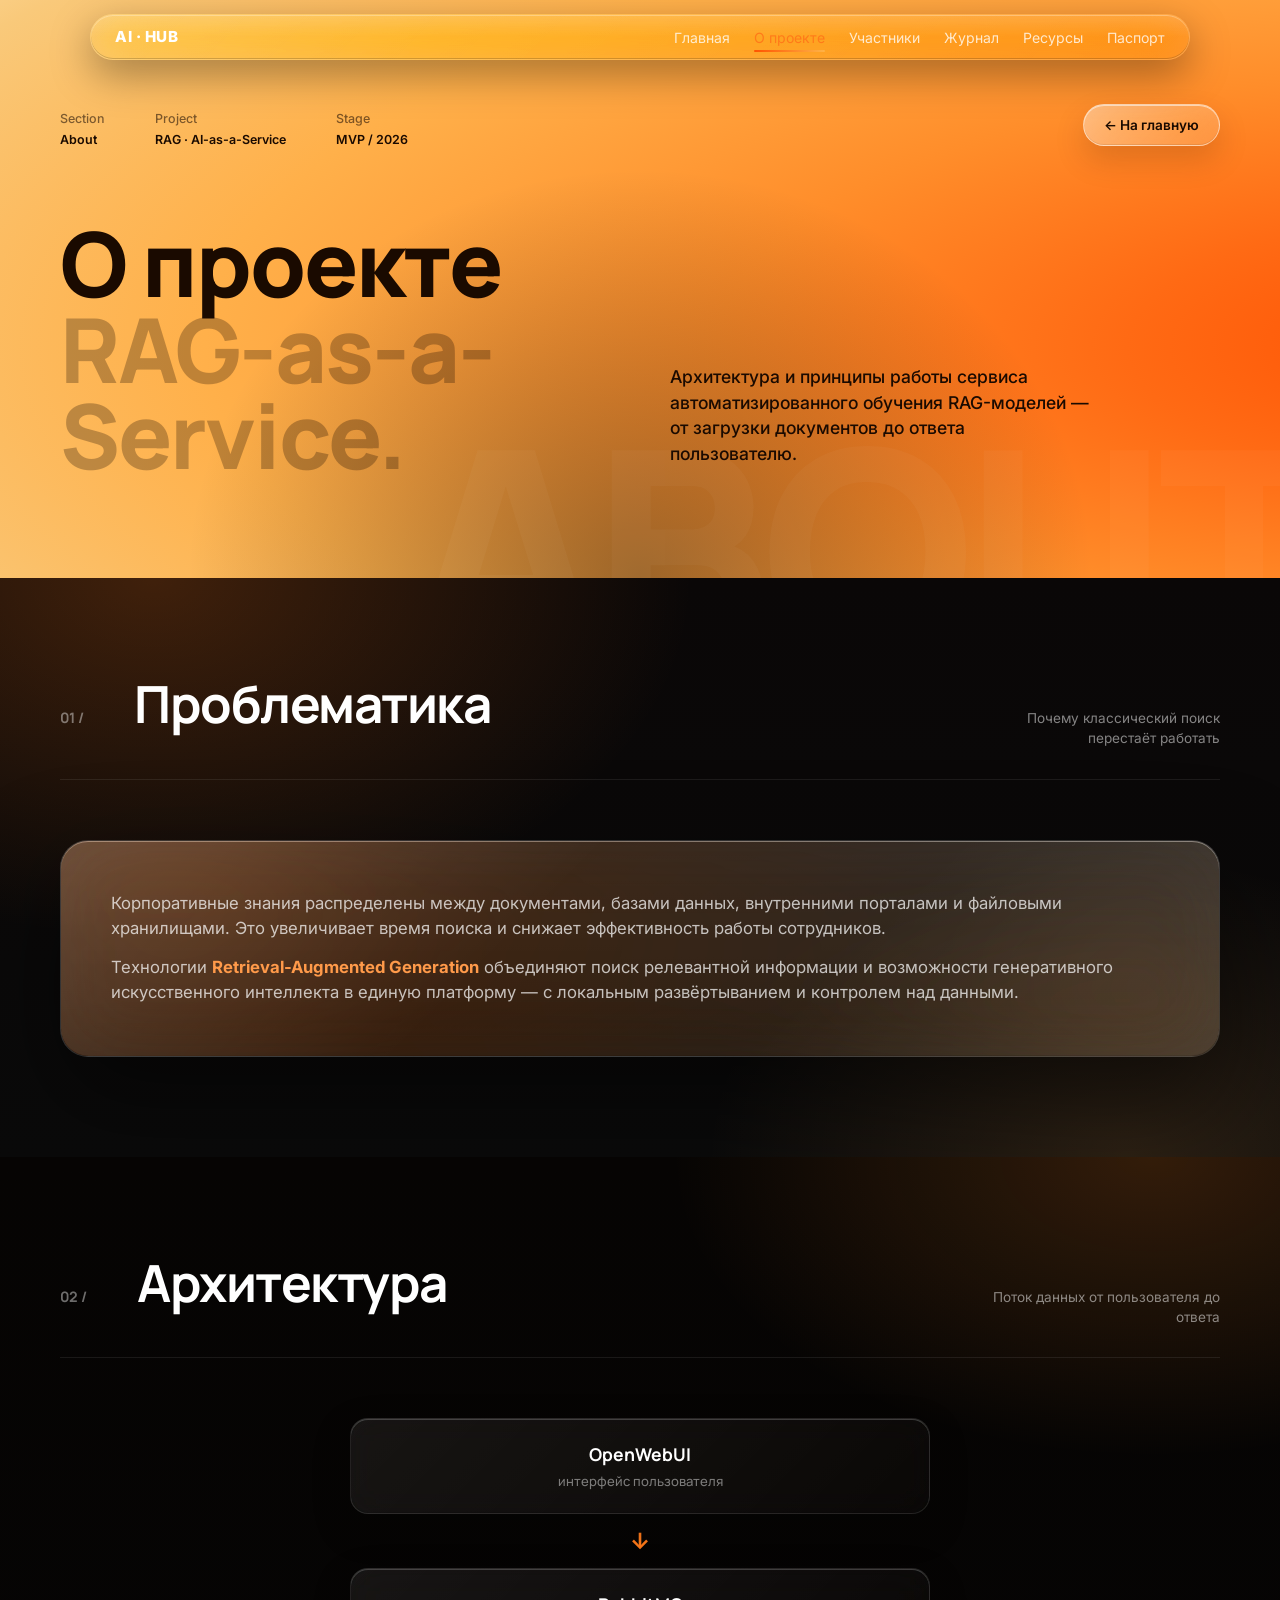
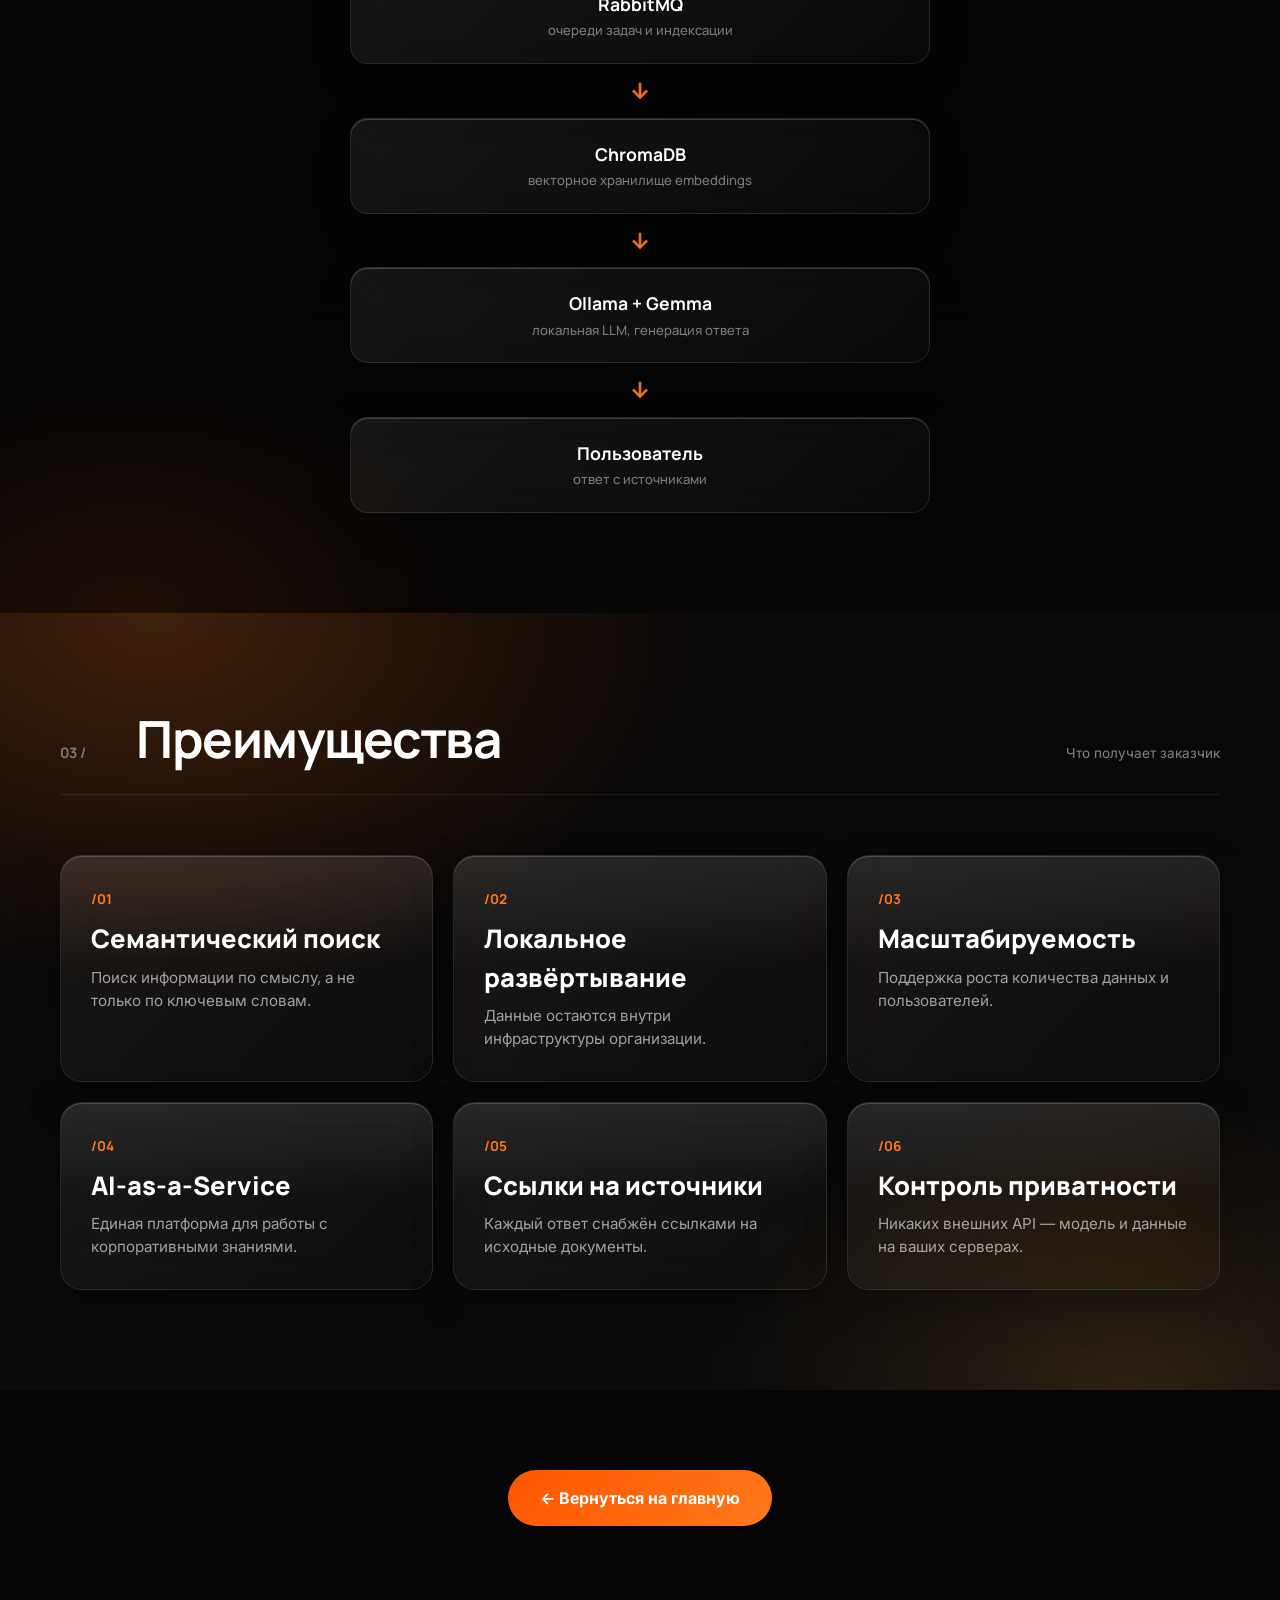
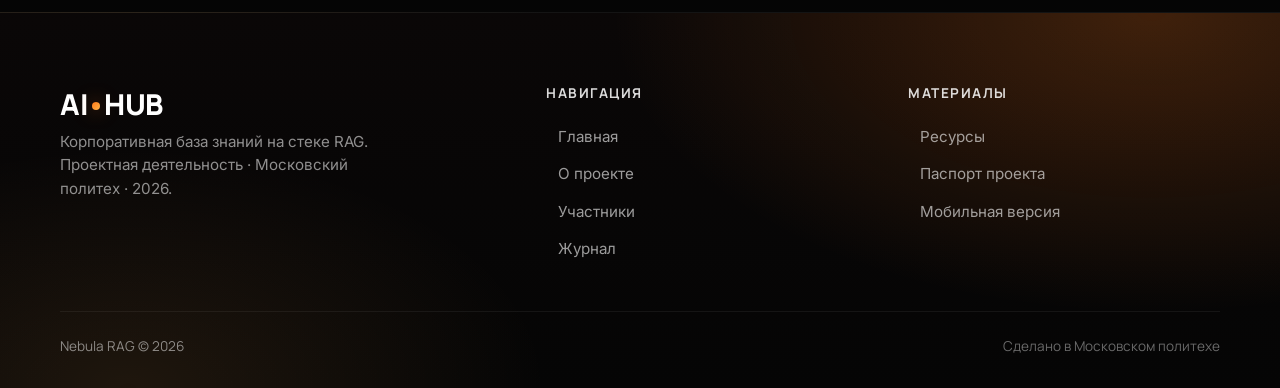
<file: site/about.html>
<!DOCTYPE html>
<html lang="ru">
<head>
    <meta charset="UTF-8">
    <meta name="viewport" content="width=device-width, initial-scale=1.0">
    <title>О проекте · AI Knowledge Hub</title>
    <link rel="stylesheet" href="css/style.css">
    <link href="https://fonts.googleapis.com/css2?family=Inter:wght@300;400;500;600;700;800;900&family=Manrope:wght@400;600;700;800&display=swap" rel="stylesheet">
</head>
<body class="nebula-body">

<div id="progress-bar"></div>

<nav class="nb-nav">
    <div class="nb-nav-inner">
        <div class="nb-brand">AI · HUB</div>
        <ul class="nb-links">
            <li><a href="index.html">Главная</a></li>
            <li><a href="about.html" class="active-link">О проекте</a></li>
            <li><a href="team.html">Участники</a></li>
            <li><a href="journal.html">Журнал</a></li>
            <li><a href="resources.html">Ресурсы</a></li>
            <li><a href="passport.html">Паспорт</a></li>
        </ul>
        
    </div>
</nav>

<!-- ============ PAGE HERO ============ -->
<section class="nb-page-hero">

    <div class="nb-page-meta">
        <div><span>Section</span><b>About</b></div>
        <div><span>Project</span><b>RAG · AI-as-a-Service</b></div>
        <div><span>Stage</span><b>MVP / 2026</b></div>
    </div>

    <a href="index.html" class="nb-page-back">← На главную</a>

    <div class="nb-page-hero-inner">
        <h1>
            О проекте<br>
            <span class="nb-ghost">RAG-as-a-Service.</span>
        </h1>
        <p class="nb-page-hero-sub">
            Архитектура и принципы работы сервиса
            автоматизированного обучения RAG-моделей —
            от загрузки документов до ответа пользователю.
        </p>
    </div>

    <div class="nb-page-bgmark">ABOUT</div>
</section>

<!-- ============ PROBLEM ============ -->
<section class="nb-sec">
    <div class="nb-container">
        <div class="nb-sec-head">
            <span class="nb-sec-tag">01 /</span>
            <h2>Проблематика</h2>
            <div class="nb-sec-aside">Почему классический поиск перестаёт работать</div>
        </div>

        <div class="nb-glass">
            <p>
                Корпоративные знания распределены между
                документами, базами данных, внутренними порталами
                и файловыми хранилищами. Это увеличивает время поиска
                и снижает эффективность работы сотрудников.
            </p>
            <p>
                Технологии <b style="color:#ff9a4a;">Retrieval-Augmented Generation</b>
                объединяют поиск релевантной информации и возможности
                генеративного искусственного интеллекта в единую платформу —
                с локальным развёртыванием и контролем над данными.
            </p>
        </div>
    </div>
</section>

<!-- ============ ARCHITECTURE ============ -->
<section class="nb-sec alt">
    <div class="nb-container">
        <div class="nb-sec-head">
            <span class="nb-sec-tag">02 /</span>
            <h2>Архитектура</h2>
            <div class="nb-sec-aside">Поток данных от пользователя до ответа</div>
        </div>

        <div class="nb-arch">
            <div class="nb-arch-item">
                OpenWebUI
                <small>интерфейс пользователя</small>
            </div>
            <div class="nb-arch-arrow">↓</div>
            <div class="nb-arch-item">
                RabbitMQ
                <small>очереди задач и индексации</small>
            </div>
            <div class="nb-arch-arrow">↓</div>
            <div class="nb-arch-item">
                ChromaDB
                <small>векторное хранилище embeddings</small>
            </div>
            <div class="nb-arch-arrow">↓</div>
            <div class="nb-arch-item">
                Ollama + Gemma
                <small>локальная LLM, генерация ответа</small>
            </div>
            <div class="nb-arch-arrow">↓</div>
            <div class="nb-arch-item">
                Пользователь
                <small>ответ с источниками</small>
            </div>
        </div>
    </div>
</section>

<!-- ============ ADVANTAGES ============ -->
<section class="nb-sec">
    <div class="nb-container">
        <div class="nb-sec-head">
            <span class="nb-sec-tag">03 /</span>
            <h2>Преимущества</h2>
            <div class="nb-sec-aside">Что получает заказчик</div>
        </div>

        <div class="nb-tech-grid">
            <div class="nb-tech">
                <span class="nb-tech-num">/01</span>
                <h4>Семантический поиск</h4>
                <p>Поиск информации по смыслу, а не только по ключевым словам.</p>
            </div>
            <div class="nb-tech">
                <span class="nb-tech-num">/02</span>
                <h4>Локальное развёртывание</h4>
                <p>Данные остаются внутри инфраструктуры организации.</p>
            </div>
            <div class="nb-tech">
                <span class="nb-tech-num">/03</span>
                <h4>Масштабируемость</h4>
                <p>Поддержка роста количества данных и пользователей.</p>
            </div>
            <div class="nb-tech">
                <span class="nb-tech-num">/04</span>
                <h4>AI-as-a-Service</h4>
                <p>Единая платформа для работы с корпоративными знаниями.</p>
            </div>
            <div class="nb-tech">
                <span class="nb-tech-num">/05</span>
                <h4>Ссылки на источники</h4>
                <p>Каждый ответ снабжён ссылками на исходные документы.</p>
            </div>
            <div class="nb-tech">
                <span class="nb-tech-num">/06</span>
                <h4>Контроль приватности</h4>
                <p>Никаких внешних API — модель и данные на ваших серверах.</p>
            </div>
        </div>
    </div>
</section>

<!-- ============ BACK ============ -->
<section class="nb-back-section">
    <a href="index.html" class="nb-back-btn">← Вернуться на главную</a>
</section>

<footer class="nb-footer">
    <div class="nb-container">
        <div class="nb-footer-grid">
            <div class="nb-footer-brand">
                <h3>AI<span class="dot"></span>HUB</h3>
                <p>Корпоративная база знаний на стеке RAG. Проектная деятельность · Московский политех · 2026.</p>
            </div>
            <div class="nb-footer-col">
                <h4>Навигация</h4>
                <ul>
                    <li><a href="index.html">Главная</a></li>
                    <li><a href="about.html">О проекте</a></li>
                    <li><a href="team.html">Участники</a></li>
                    <li><a href="journal.html">Журнал</a></li>
                </ul>
            </div>
            <div class="nb-footer-col">
                <h4>Материалы</h4>
                <ul>
                    <li><a href="resources.html">Ресурсы</a></li>
                    <li><a href="passport.html">Паспорт проекта</a></li>
                    <li><a href="mobile.html">Мобильная версия</a></li>
                </ul>
            </div>
        </div>
        <div class="nb-footer-bottom">
            <div class="nb-footer-mark">Nebula RAG © 2026</div>
            <div>Сделано в Московском политехе</div>
        </div>
    </div>
</footer>

<button id="scrollTopBtn">↑</button>
<script src="js/app.js"></script>
</body>
</html>
</file>
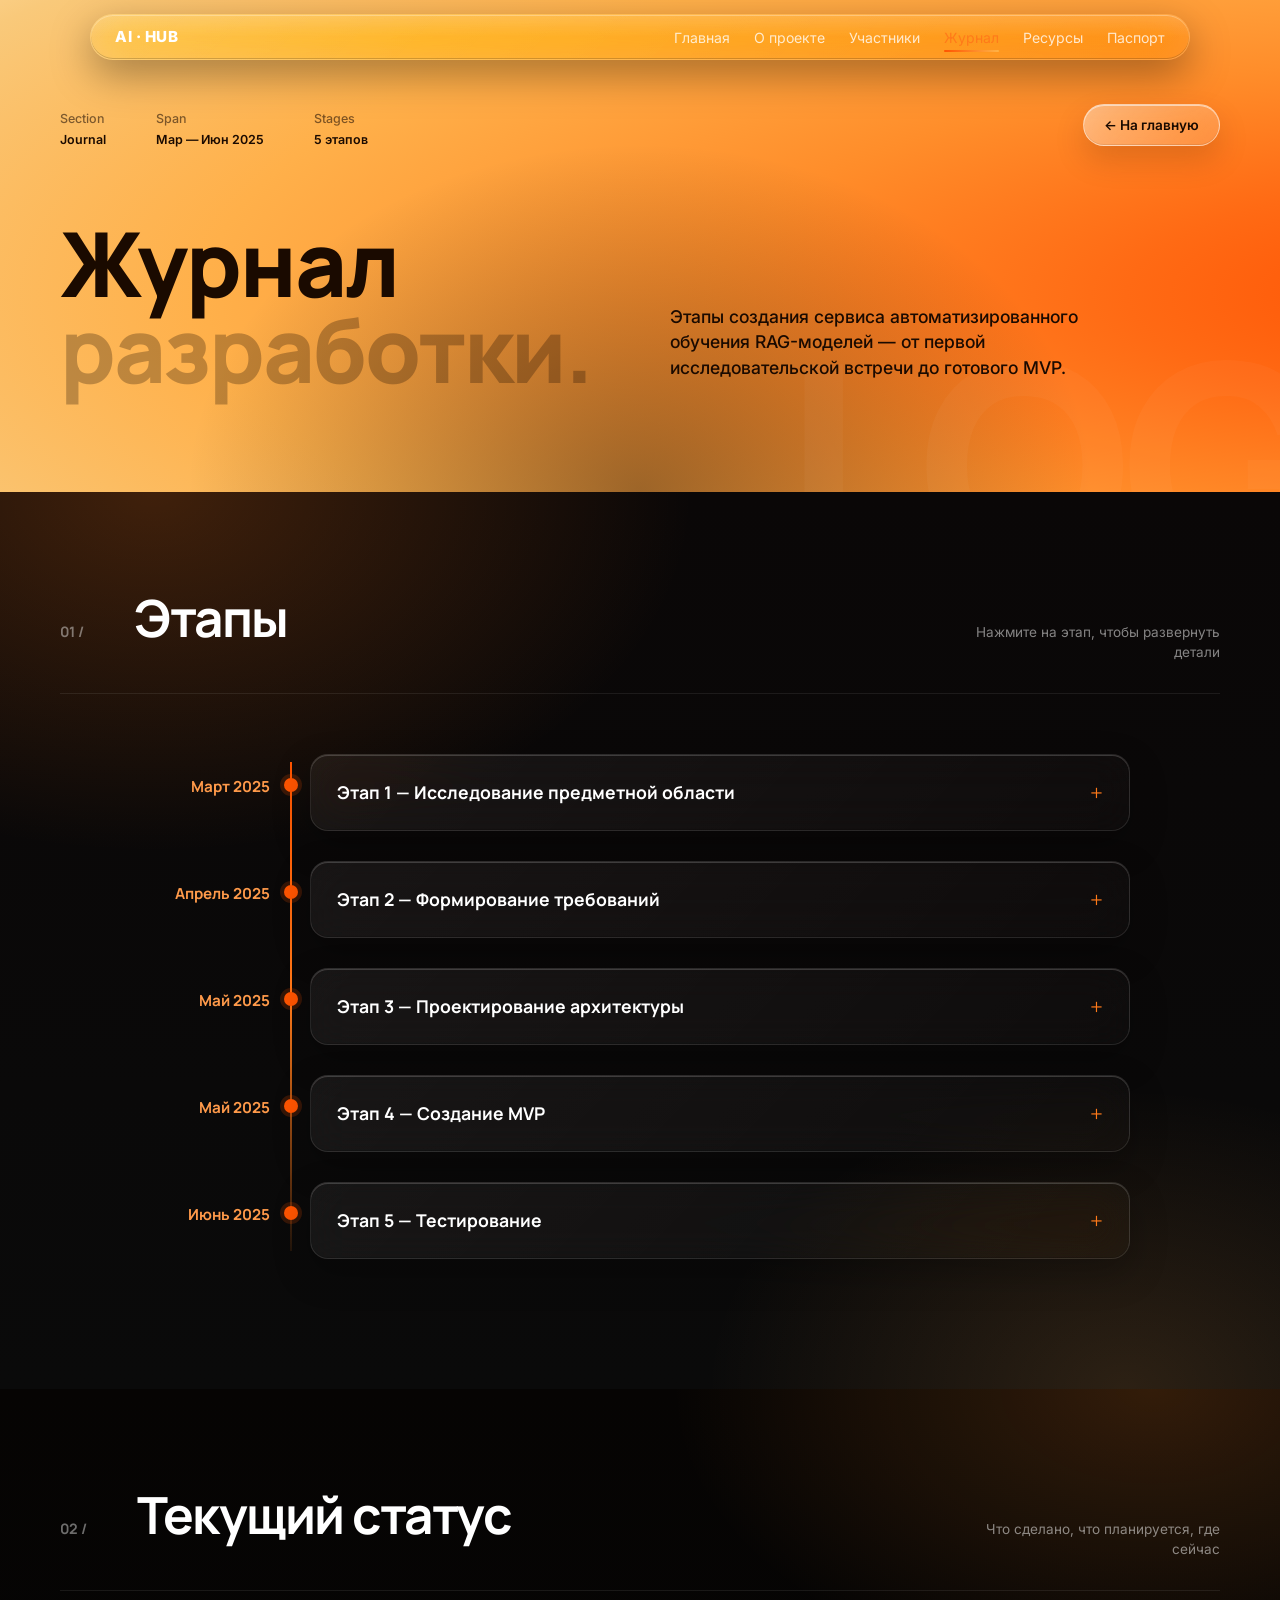
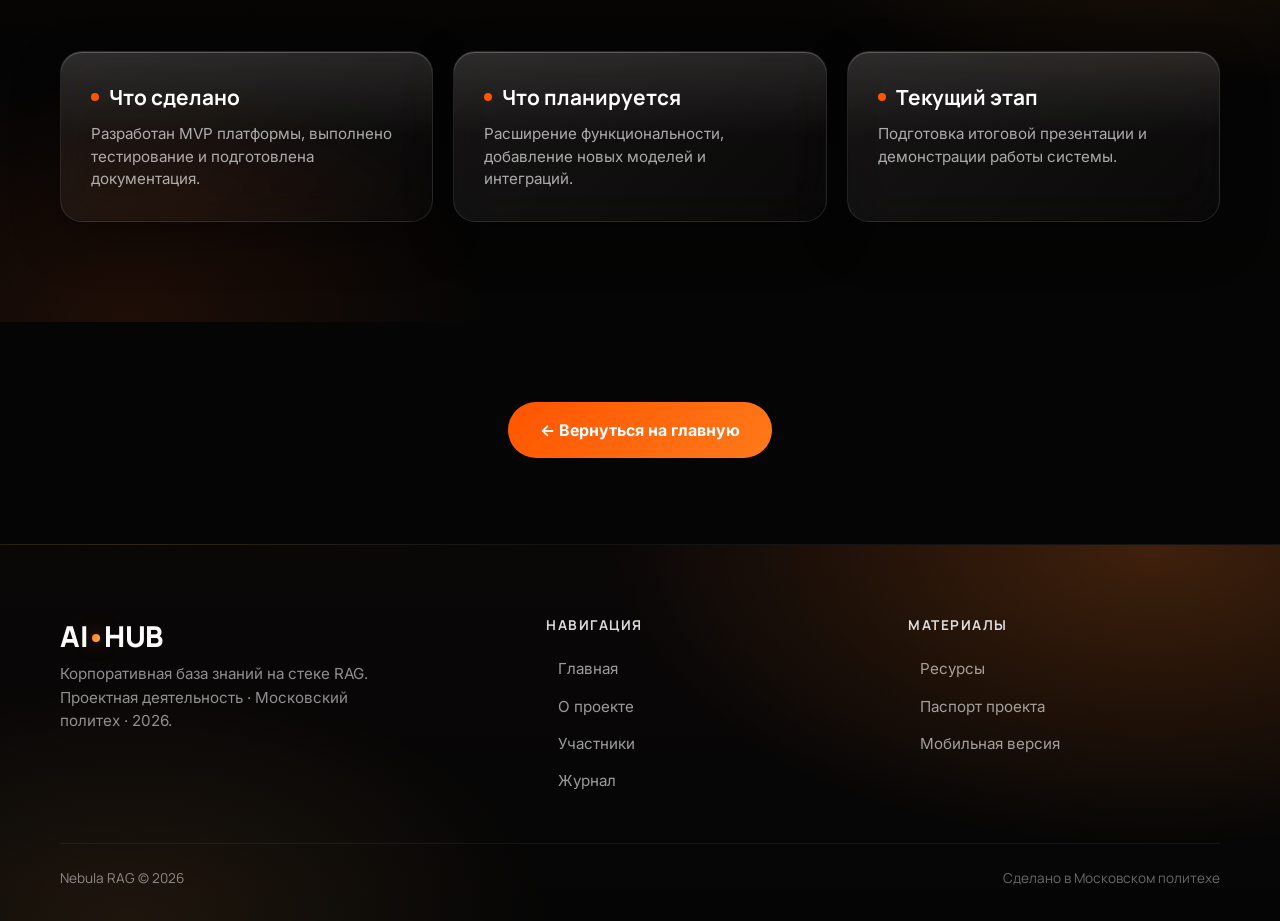
<file: site/journal.html>
<!DOCTYPE html>
<html lang="ru">
<head>
    <meta charset="UTF-8">
    <meta name="viewport" content="width=device-width, initial-scale=1.0">
    <title>Журнал проекта · AI Knowledge Hub</title>
    <link rel="stylesheet" href="css/style.css">
    <link href="https://fonts.googleapis.com/css2?family=Inter:wght@300;400;500;600;700;800;900&family=Manrope:wght@400;600;700;800&display=swap" rel="stylesheet">
</head>
<body class="nebula-body">

<div id="progress-bar"></div>

<nav class="nb-nav">
    <div class="nb-nav-inner">
        <div class="nb-brand">AI · HUB</div>
        <ul class="nb-links">
            <li><a href="index.html">Главная</a></li>
            <li><a href="about.html">О проекте</a></li>
            <li><a href="team.html">Участники</a></li>
            <li><a href="journal.html" class="active-link">Журнал</a></li>
            <li><a href="resources.html">Ресурсы</a></li>
            <li><a href="passport.html">Паспорт</a></li>
        </ul>
        
    </div>
</nav>

<!-- ============ PAGE HERO ============ -->
<section class="nb-page-hero">
    <div class="nb-page-meta">
        <div><span>Section</span><b>Journal</b></div>
        <div><span>Span</span><b>Мар — Июн 2025</b></div>
        <div><span>Stages</span><b>5 этапов</b></div>
    </div>
    <a href="index.html" class="nb-page-back">← На главную</a>

    <div class="nb-page-hero-inner">
        <h1>
            Журнал<br>
            <span class="nb-ghost">разработки.</span>
        </h1>
        <p class="nb-page-hero-sub">
            Этапы создания сервиса автоматизированного
            обучения RAG-моделей — от первой
            исследовательской встречи до готового MVP.
        </p>
    </div>
    <div class="nb-page-bgmark">LOG</div>
</section>

<!-- ============ TIMELINE ============ -->
<section class="nb-sec">
    <div class="nb-container">
        <div class="nb-sec-head">
            <span class="nb-sec-tag">01 /</span>
            <h2>Этапы</h2>
            <div class="nb-sec-aside">Нажмите на этап, чтобы развернуть детали</div>
        </div>

        <div class="nb-timeline">

            <div class="nb-tl-item">
                <div class="nb-tl-date">Март 2025</div>
                <button class="nb-tl-btn timeline-btn">Этап 1 — Исследование предметной области</button>
                <div class="nb-tl-details timeline-details">
                    <p>
                        Проведён анализ существующих решений в области
                        корпоративного поиска знаний и технологий
                        Retrieval-Augmented Generation.
                    </p>
                    <p>
                        Изучены подходы к организации векторного поиска
                        и интеграции LLM.
                    </p>
                </div>
            </div>

            <div class="nb-tl-item">
                <div class="nb-tl-date">Апрель 2025</div>
                <button class="nb-tl-btn timeline-btn">Этап 2 — Формирование требований</button>
                <div class="nb-tl-details timeline-details">
                    <p>Определены функциональные и нефункциональные требования.</p>
                    <p>Подготовлены сценарии использования и пользовательские роли.</p>
                </div>
            </div>

            <div class="nb-tl-item">
                <div class="nb-tl-date">Май 2025</div>
                <button class="nb-tl-btn timeline-btn">Этап 3 — Проектирование архитектуры</button>
                <div class="nb-tl-details timeline-details">
                    <p>
                        Разработана архитектура решения на основе
                        OpenWebUI, Ollama, ChromaDB и RabbitMQ.
                    </p>
                    <p>Подготовлены схемы взаимодействия компонентов платформы.</p>
                </div>
            </div>

            <div class="nb-tl-item">
                <div class="nb-tl-date">Май 2025</div>
                <button class="nb-tl-btn timeline-btn">Этап 4 — Создание MVP</button>
                <div class="nb-tl-details timeline-details">
                    <p>Выполнена настройка сервисов, создан прототип платформы.</p>
                    <p>Реализован процесс загрузки, индексации и поиска документов.</p>
                </div>
            </div>

            <div class="nb-tl-item">
                <div class="nb-tl-date">Июнь 2025</div>
                <button class="nb-tl-btn timeline-btn">Этап 5 — Тестирование</button>
                <div class="nb-tl-details timeline-details">
                    <p>
                        Проведены проверки качества поиска, скорости работы
                        и корректности генерации ответов.
                    </p>
                    <p>Подготовлены рекомендации по дальнейшему развитию системы.</p>
                </div>
            </div>

        </div>
    </div>
</section>

<!-- ============ STATUS ============ -->
<section class="nb-sec alt">
    <div class="nb-container">
        <div class="nb-sec-head">
            <span class="nb-sec-tag">02 /</span>
            <h2>Текущий статус</h2>
            <div class="nb-sec-aside">Что сделано, что планируется, где сейчас</div>
        </div>

        <div class="nb-summary-grid">
            <div class="nb-sum-card">
                <h3>Что сделано</h3>
                <p>Разработан MVP платформы, выполнено тестирование и подготовлена документация.</p>
            </div>
            <div class="nb-sum-card">
                <h3>Что планируется</h3>
                <p>Расширение функциональности, добавление новых моделей и интеграций.</p>
            </div>
            <div class="nb-sum-card">
                <h3>Текущий этап</h3>
                <p>Подготовка итоговой презентации и демонстрации работы системы.</p>
            </div>
        </div>
    </div>
</section>

<!-- ============ BACK ============ -->
<section class="nb-back-section">
    <a href="index.html" class="nb-back-btn">← Вернуться на главную</a>
</section>

<footer class="nb-footer">
    <div class="nb-container">
        <div class="nb-footer-grid">
            <div class="nb-footer-brand">
                <h3>AI<span class="dot"></span>HUB</h3>
                <p>Корпоративная база знаний на стеке RAG. Проектная деятельность · Московский политех · 2026.</p>
            </div>
            <div class="nb-footer-col">
                <h4>Навигация</h4>
                <ul>
                    <li><a href="index.html">Главная</a></li>
                    <li><a href="about.html">О проекте</a></li>
                    <li><a href="team.html">Участники</a></li>
                    <li><a href="journal.html">Журнал</a></li>
                </ul>
            </div>
            <div class="nb-footer-col">
                <h4>Материалы</h4>
                <ul>
                    <li><a href="resources.html">Ресурсы</a></li>
                    <li><a href="passport.html">Паспорт проекта</a></li>
                    <li><a href="mobile.html">Мобильная версия</a></li>
                </ul>
            </div>
        </div>
        <div class="nb-footer-bottom">
            <div class="nb-footer-mark">Nebula RAG © 2026</div>
            <div>Сделано в Московском политехе</div>
        </div>
    </div>
</footer>

<button id="scrollTopBtn">↑</button>
<script src="js/app.js"></script>
</body>
</html>
</file>
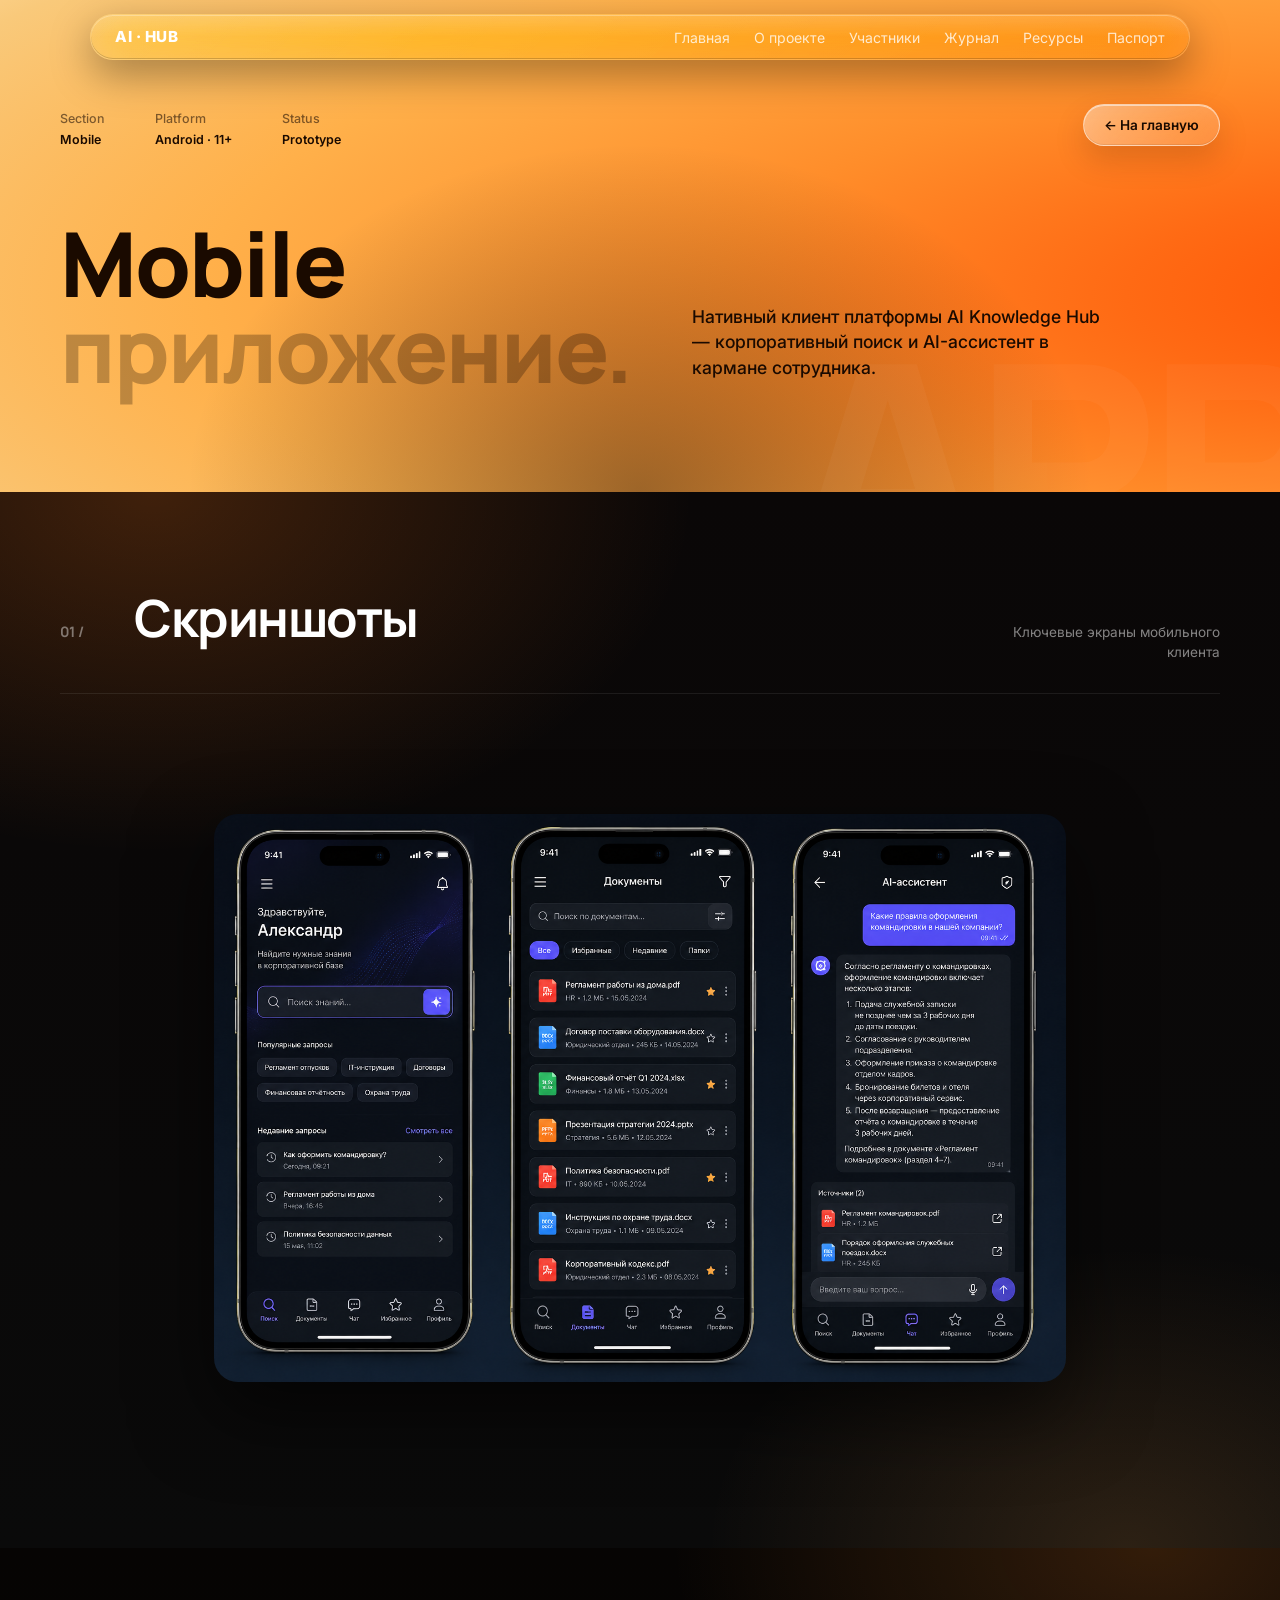
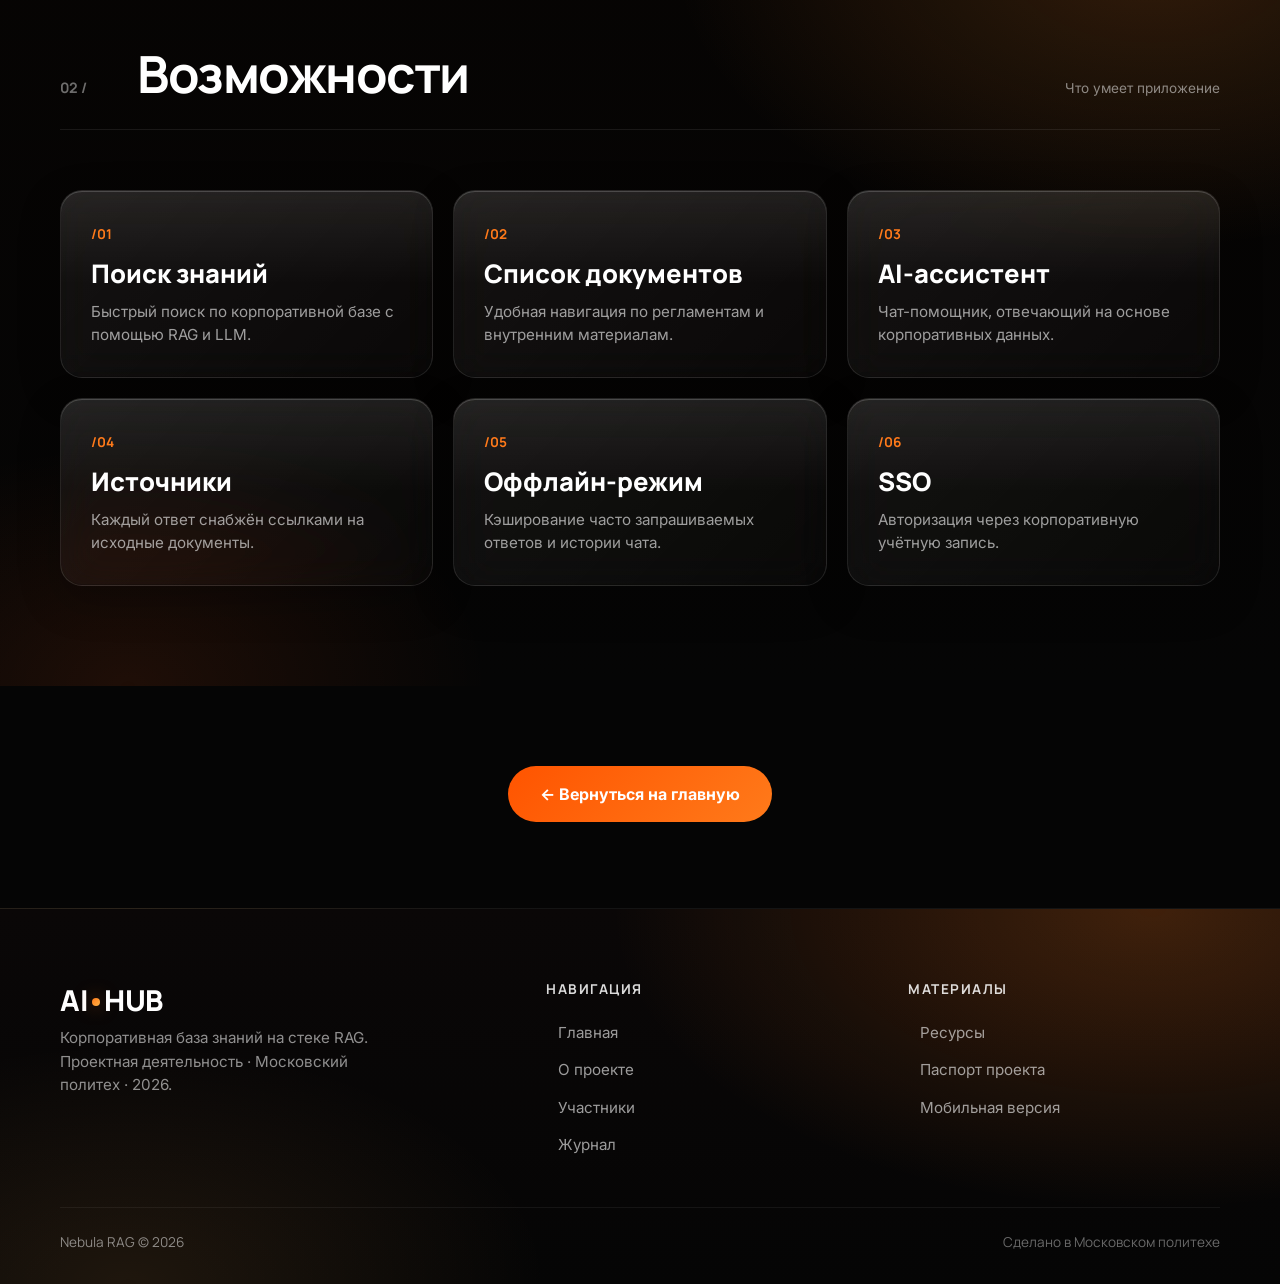
<file: site/mobile.html>
<!DOCTYPE html>
<html lang="ru">
<head>
    <meta charset="UTF-8">
    <meta name="viewport" content="width=device-width, initial-scale=1.0">
    <title>Mobile · AI Knowledge Hub</title>
    <link rel="stylesheet" href="css/style.css">
    <link href="https://fonts.googleapis.com/css2?family=Inter:wght@300;400;500;600;700;800;900&family=Manrope:wght@400;600;700;800&display=swap" rel="stylesheet">
</head>
<body class="nebula-body">

<div id="progress-bar"></div>

<nav class="nb-nav">
    <div class="nb-nav-inner">
        <div class="nb-brand">AI · HUB</div>
        <ul class="nb-links">
            <li><a href="index.html">Главная</a></li>
            <li><a href="about.html">О проекте</a></li>
            <li><a href="team.html">Участники</a></li>
            <li><a href="journal.html">Журнал</a></li>
            <li><a href="resources.html">Ресурсы</a></li>
            <li><a href="passport.html">Паспорт</a></li>
        </ul>
        
    </div>
</nav>

<!-- ============ PAGE HERO ============ -->
<section class="nb-page-hero">
    <div class="nb-page-meta">
        <div><span>Section</span><b>Mobile</b></div>
        <div><span>Platform</span><b>Android · 11+</b></div>
        <div><span>Status</span><b>Prototype</b></div>
    </div>
    <a href="index.html" class="nb-page-back">← На главную</a>

    <div class="nb-page-hero-inner">
        <h1>
            Mobile<br>
            <span class="nb-ghost">приложение.</span>
        </h1>
        <p class="nb-page-hero-sub">
            Нативный клиент платформы AI Knowledge Hub —
            корпоративный поиск и AI-ассистент в кармане сотрудника.
        </p>
    </div>
    <div class="nb-page-bgmark">APP</div>
</section>

<!-- ============ MOCKUP ============ -->
<section class="nb-sec">
    <div class="nb-container">
        <div class="nb-sec-head">
            <span class="nb-sec-tag">01 /</span>
            <h2>Скриншоты</h2>
            <div class="nb-sec-aside">Ключевые экраны мобильного клиента</div>
        </div>

        <div class="nb-mobile-mockup">
            <img src="images/mobile-mockups.png" alt="Мобильное приложение">
        </div>
    </div>
</section>

<!-- ============ FEATURES ============ -->
<section class="nb-sec alt">
    <div class="nb-container">
        <div class="nb-sec-head">
            <span class="nb-sec-tag">02 /</span>
            <h2>Возможности</h2>
            <div class="nb-sec-aside">Что умеет приложение</div>
        </div>

        <div class="nb-tech-grid">
            <div class="nb-tech">
                <span class="nb-tech-num">/01</span>
                <h4>Поиск знаний</h4>
                <p>Быстрый поиск по корпоративной базе с помощью RAG и LLM.</p>
            </div>
            <div class="nb-tech">
                <span class="nb-tech-num">/02</span>
                <h4>Список документов</h4>
                <p>Удобная навигация по регламентам и внутренним материалам.</p>
            </div>
            <div class="nb-tech">
                <span class="nb-tech-num">/03</span>
                <h4>AI-ассистент</h4>
                <p>Чат-помощник, отвечающий на основе корпоративных данных.</p>
            </div>
            <div class="nb-tech">
                <span class="nb-tech-num">/04</span>
                <h4>Источники</h4>
                <p>Каждый ответ снабжён ссылками на исходные документы.</p>
            </div>
            <div class="nb-tech">
                <span class="nb-tech-num">/05</span>
                <h4>Оффлайн-режим</h4>
                <p>Кэширование часто запрашиваемых ответов и истории чата.</p>
            </div>
            <div class="nb-tech">
                <span class="nb-tech-num">/06</span>
                <h4>SSO</h4>
                <p>Авторизация через корпоративную учётную запись.</p>
            </div>
        </div>
    </div>
</section>

<!-- ============ BACK ============ -->
<section class="nb-back-section">
    <a href="index.html" class="nb-back-btn">← Вернуться на главную</a>
</section>

<footer class="nb-footer">
    <div class="nb-container">
        <div class="nb-footer-grid">
            <div class="nb-footer-brand">
                <h3>AI<span class="dot"></span>HUB</h3>
                <p>Корпоративная база знаний на стеке RAG. Проектная деятельность · Московский политех · 2026.</p>
            </div>
            <div class="nb-footer-col">
                <h4>Навигация</h4>
                <ul>
                    <li><a href="index.html">Главная</a></li>
                    <li><a href="about.html">О проекте</a></li>
                    <li><a href="team.html">Участники</a></li>
                    <li><a href="journal.html">Журнал</a></li>
                </ul>
            </div>
            <div class="nb-footer-col">
                <h4>Материалы</h4>
                <ul>
                    <li><a href="resources.html">Ресурсы</a></li>
                    <li><a href="passport.html">Паспорт проекта</a></li>
                    <li><a href="mobile.html">Мобильная версия</a></li>
                </ul>
            </div>
        </div>
        <div class="nb-footer-bottom">
            <div class="nb-footer-mark">Nebula RAG © 2026</div>
            <div>Сделано в Московском политехе</div>
        </div>
    </div>
</footer>

<button id="scrollTopBtn">↑</button>
<script src="js/app.js"></script>
</body>
</html>
</file>
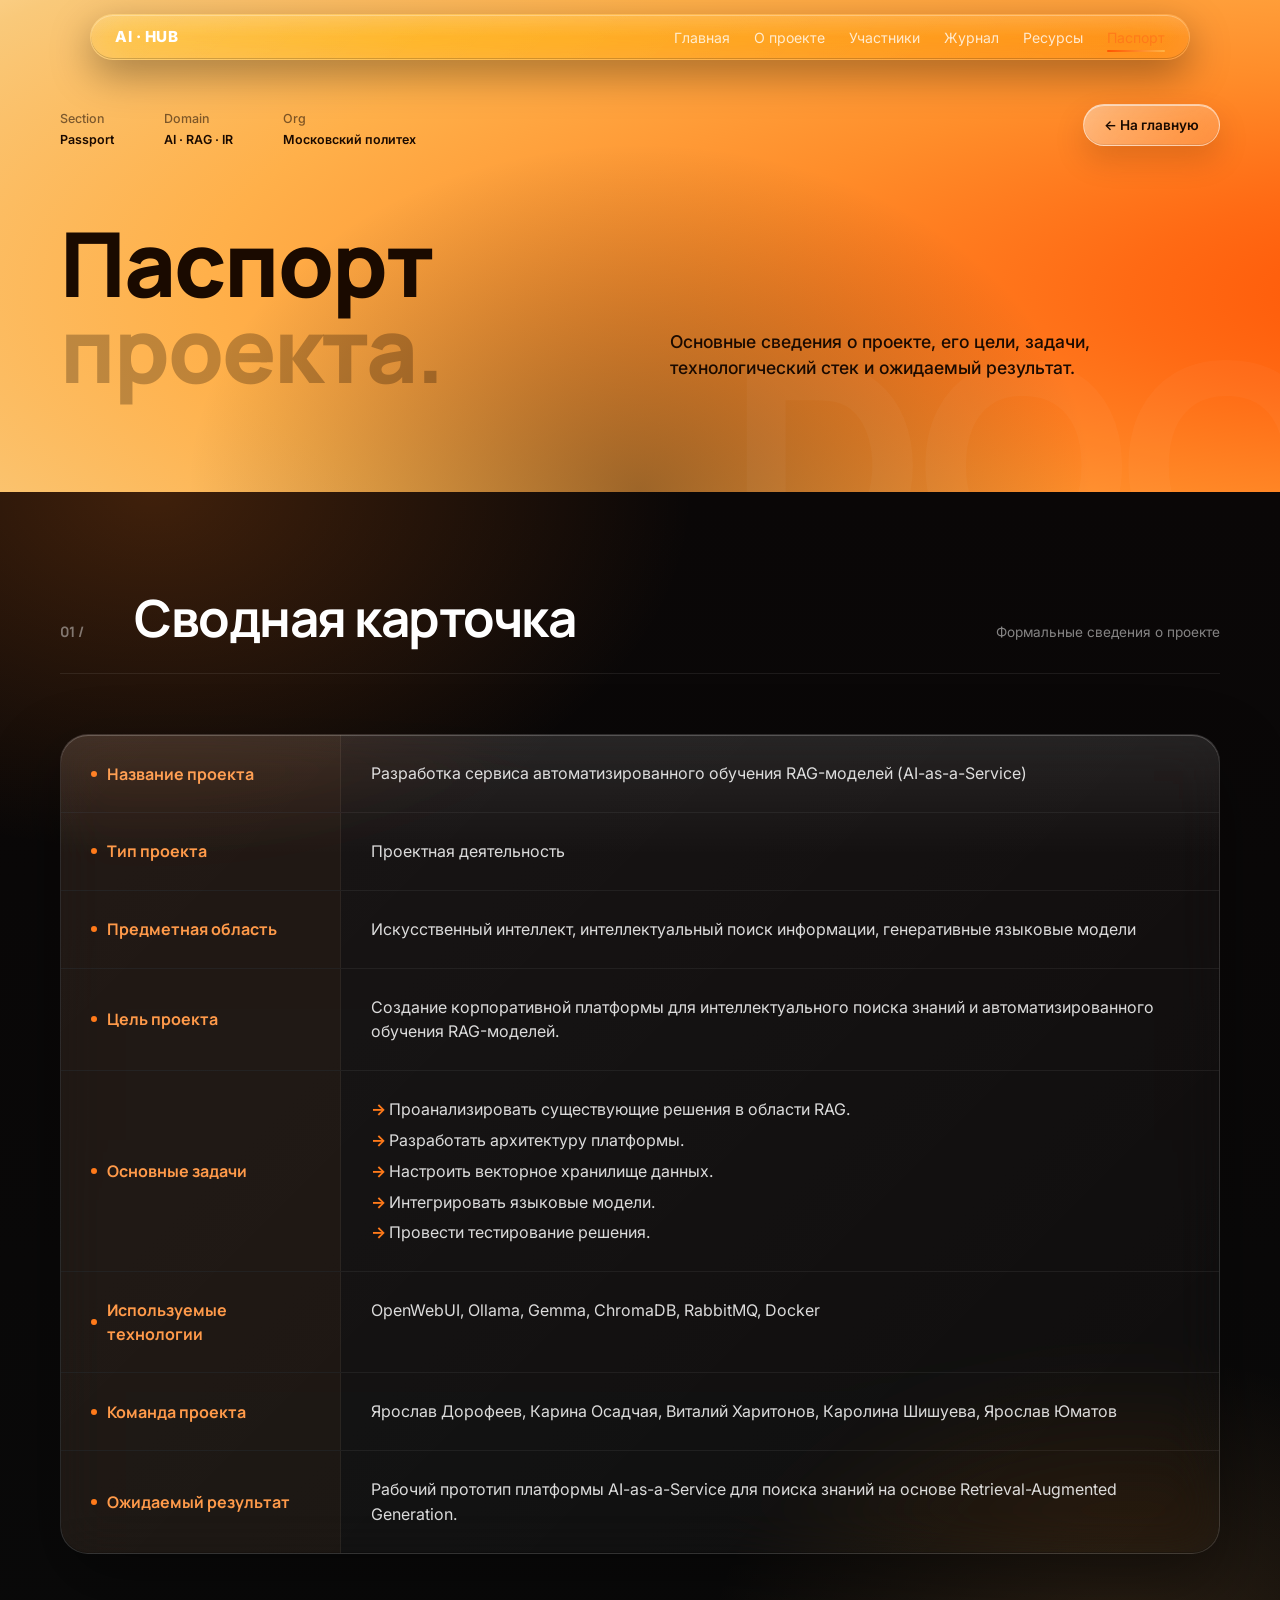
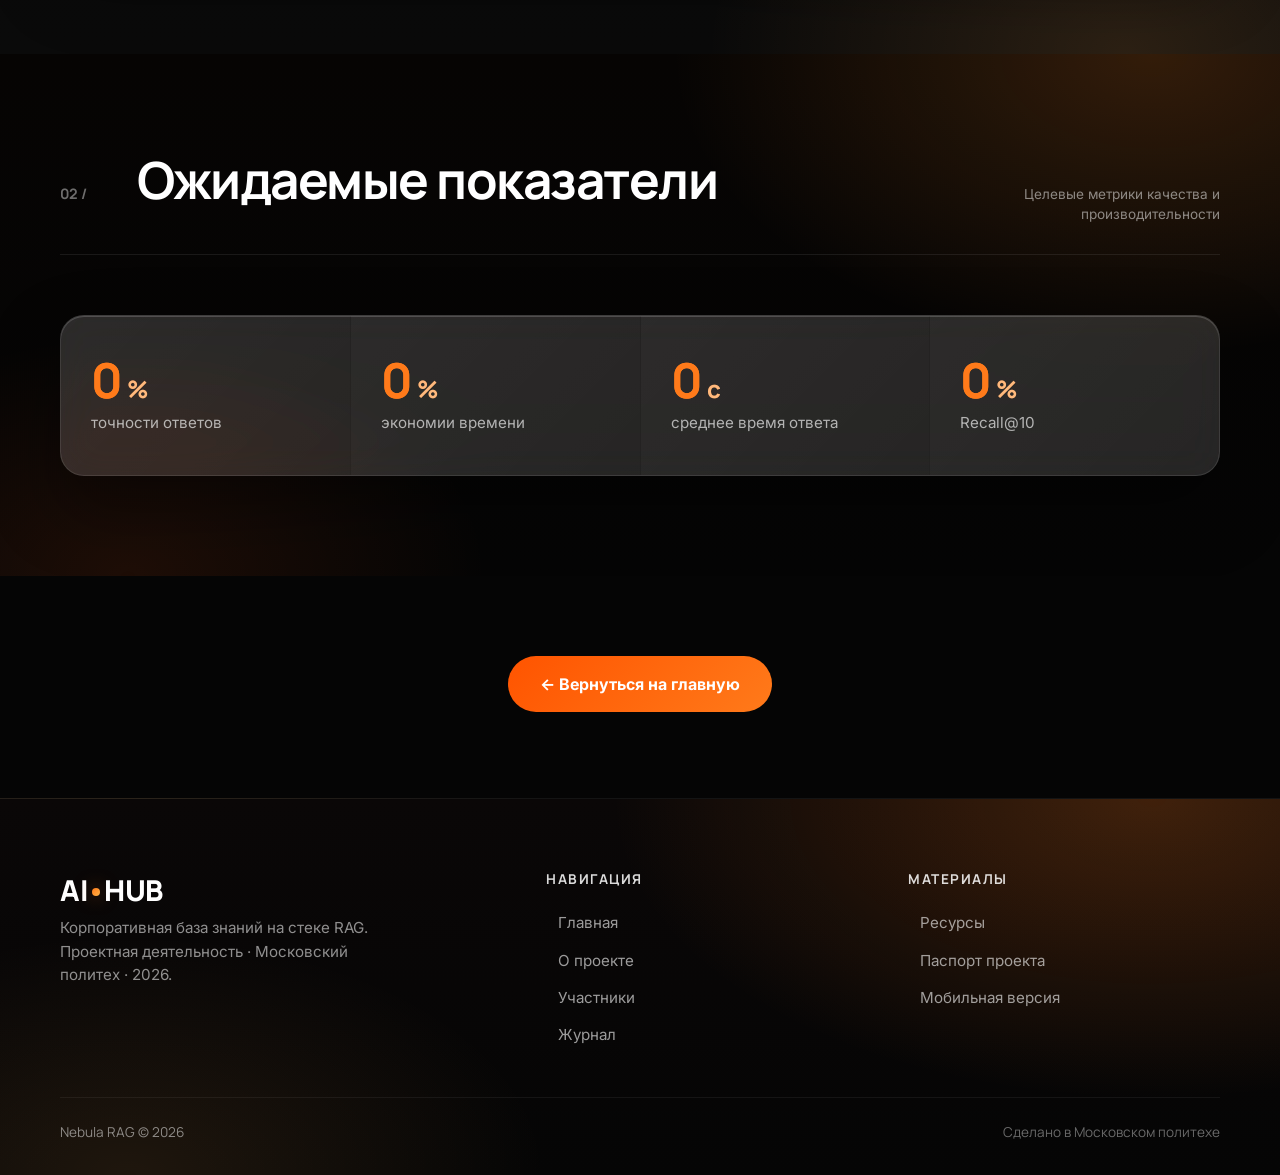
<file: site/passport.html>
<!DOCTYPE html>
<html lang="ru">
<head>
    <meta charset="UTF-8">
    <meta name="viewport" content="width=device-width, initial-scale=1.0">
    <title>Паспорт проекта · AI Knowledge Hub</title>
    <link rel="stylesheet" href="css/style.css">
    <link href="https://fonts.googleapis.com/css2?family=Inter:wght@300;400;500;600;700;800;900&family=Manrope:wght@400;600;700;800&display=swap" rel="stylesheet">
</head>
<body class="nebula-body">

<div id="progress-bar"></div>

<nav class="nb-nav">
    <div class="nb-nav-inner">
        <div class="nb-brand">AI · HUB</div>
        <ul class="nb-links">
            <li><a href="index.html">Главная</a></li>
            <li><a href="about.html">О проекте</a></li>
            <li><a href="team.html">Участники</a></li>
            <li><a href="journal.html">Журнал</a></li>
            <li><a href="resources.html">Ресурсы</a></li>
            <li><a href="passport.html" class="active-link">Паспорт</a></li>
        </ul>
        
    </div>
</nav>

<!-- ============ PAGE HERO ============ -->
<section class="nb-page-hero">
    <div class="nb-page-meta">
        <div><span>Section</span><b>Passport</b></div>
        <div><span>Domain</span><b>AI · RAG · IR</b></div>
        <div><span>Org</span><b>Московский политех</b></div>
    </div>
    <a href="index.html" class="nb-page-back">← На главную</a>

    <div class="nb-page-hero-inner">
        <h1>
            Паспорт<br>
            <span class="nb-ghost">проекта.</span>
        </h1>
        <p class="nb-page-hero-sub">
            Основные сведения о проекте, его цели, задачи,
            технологический стек и ожидаемый результат.
        </p>
    </div>
    <div class="nb-page-bgmark">DOC</div>
</section>

<!-- ============ PASSPORT TABLE ============ -->
<section class="nb-sec">
    <div class="nb-container">
        <div class="nb-sec-head">
            <span class="nb-sec-tag">01 /</span>
            <h2>Сводная карточка</h2>
            <div class="nb-sec-aside">Формальные сведения о проекте</div>
        </div>

        <div class="nb-passport">

            <div class="nb-pp-row">
                <div class="nb-pp-label">Название проекта</div>
                <div class="nb-pp-value">
                    Разработка сервиса автоматизированного
                    обучения RAG-моделей (AI-as-a-Service)
                </div>
            </div>

            <div class="nb-pp-row">
                <div class="nb-pp-label">Тип проекта</div>
                <div class="nb-pp-value">Проектная деятельность</div>
            </div>

            <div class="nb-pp-row">
                <div class="nb-pp-label">Предметная область</div>
                <div class="nb-pp-value">
                    Искусственный интеллект,
                    интеллектуальный поиск информации,
                    генеративные языковые модели
                </div>
            </div>

            <div class="nb-pp-row">
                <div class="nb-pp-label">Цель проекта</div>
                <div class="nb-pp-value">
                    Создание корпоративной платформы
                    для интеллектуального поиска знаний
                    и автоматизированного обучения RAG-моделей.
                </div>
            </div>

            <div class="nb-pp-row">
                <div class="nb-pp-label">Основные задачи</div>
                <div class="nb-pp-value">
                    <ul>
                        <li>Проанализировать существующие решения в области RAG.</li>
                        <li>Разработать архитектуру платформы.</li>
                        <li>Настроить векторное хранилище данных.</li>
                        <li>Интегрировать языковые модели.</li>
                        <li>Провести тестирование решения.</li>
                    </ul>
                </div>
            </div>

            <div class="nb-pp-row">
                <div class="nb-pp-label">Используемые технологии</div>
                <div class="nb-pp-value">
                    OpenWebUI, Ollama, Gemma, ChromaDB, RabbitMQ, Docker
                </div>
            </div>

            <div class="nb-pp-row">
                <div class="nb-pp-label">Команда проекта</div>
                <div class="nb-pp-value">
                    Ярослав Дорофеев, Карина Осадчая, Виталий Харитонов,
                    Каролина Шишуева, Ярослав Юматов
                </div>
            </div>

            <div class="nb-pp-row">
                <div class="nb-pp-label">Ожидаемый результат</div>
                <div class="nb-pp-value">
                    Рабочий прототип платформы AI-as-a-Service
                    для поиска знаний на основе
                    Retrieval-Augmented Generation.
                </div>
            </div>

        </div>
    </div>
</section>

<!-- ============ KPI ============ -->
<section class="nb-sec alt">
    <div class="nb-container">
        <div class="nb-sec-head">
            <span class="nb-sec-tag">02 /</span>
            <h2>Ожидаемые показатели</h2>
            <div class="nb-sec-aside">Целевые метрики качества и производительности</div>
        </div>

        <div class="nb-kpi-grid">
            <div class="nb-kpi">
                <span class="nb-kpi-val counter" data-target="90">0<i>%</i></span>
                <span class="nb-kpi-lbl">точности ответов</span>
            </div>
            <div class="nb-kpi">
                <span class="nb-kpi-val counter" data-target="60">0<i>%</i></span>
                <span class="nb-kpi-lbl">экономии времени</span>
            </div>
            <div class="nb-kpi">
                <span class="nb-kpi-val counter" data-target="6">0<i>с</i></span>
                <span class="nb-kpi-lbl">среднее время ответа</span>
            </div>
            <div class="nb-kpi">
                <span class="nb-kpi-val counter" data-target="85">0<i>%</i></span>
                <span class="nb-kpi-lbl">Recall@10</span>
            </div>
        </div>
    </div>
</section>

<!-- ============ BACK ============ -->
<section class="nb-back-section">
    <a href="index.html" class="nb-back-btn">← Вернуться на главную</a>
</section>

<footer class="nb-footer">
    <div class="nb-container">
        <div class="nb-footer-grid">
            <div class="nb-footer-brand">
                <h3>AI<span class="dot"></span>HUB</h3>
                <p>Корпоративная база знаний на стеке RAG. Проектная деятельность · Московский политех · 2026.</p>
            </div>
            <div class="nb-footer-col">
                <h4>Навигация</h4>
                <ul>
                    <li><a href="index.html">Главная</a></li>
                    <li><a href="about.html">О проекте</a></li>
                    <li><a href="team.html">Участники</a></li>
                    <li><a href="journal.html">Журнал</a></li>
                </ul>
            </div>
            <div class="nb-footer-col">
                <h4>Материалы</h4>
                <ul>
                    <li><a href="resources.html">Ресурсы</a></li>
                    <li><a href="passport.html">Паспорт проекта</a></li>
                    <li><a href="mobile.html">Мобильная версия</a></li>
                </ul>
            </div>
        </div>
        <div class="nb-footer-bottom">
            <div class="nb-footer-mark">Nebula RAG © 2026</div>
            <div>Сделано в Московском политехе</div>
        </div>
    </div>
</footer>

<button id="scrollTopBtn">↑</button>
<script src="js/app.js"></script>
</body>
</html>
</file>
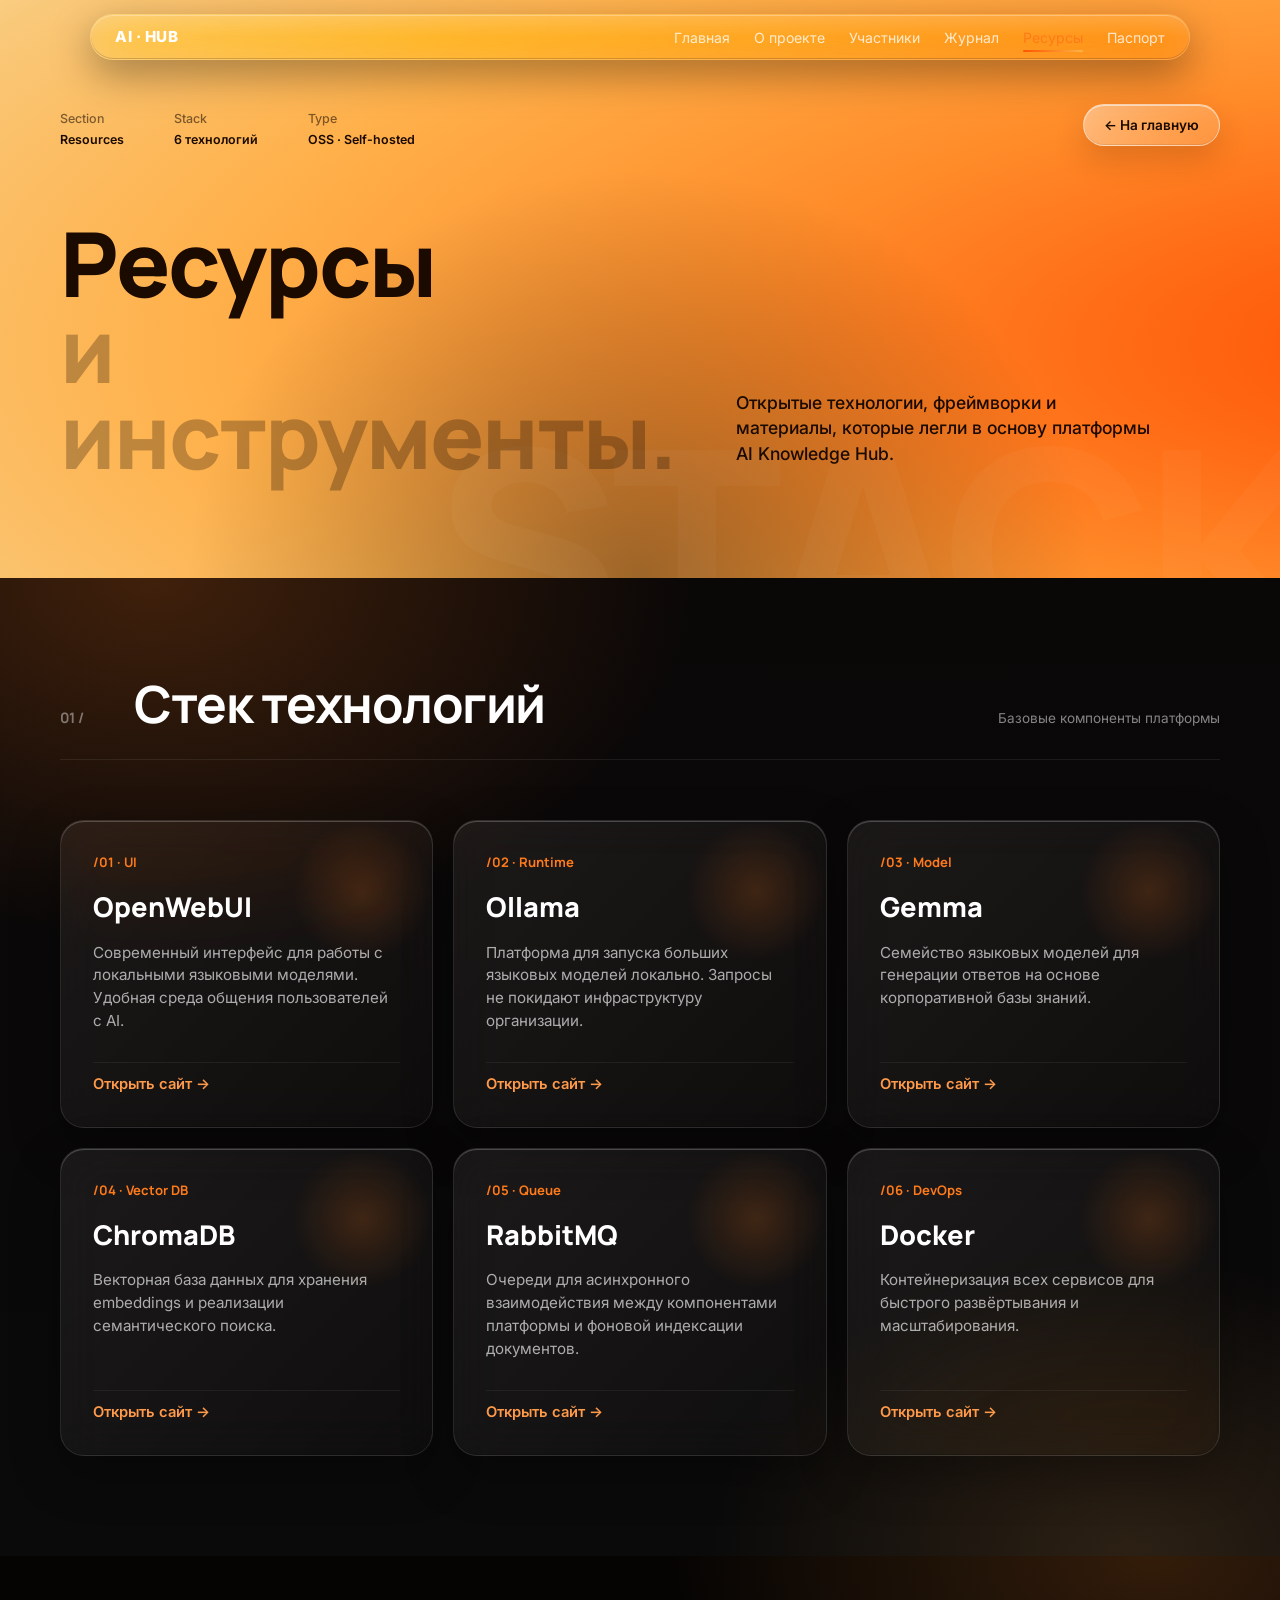
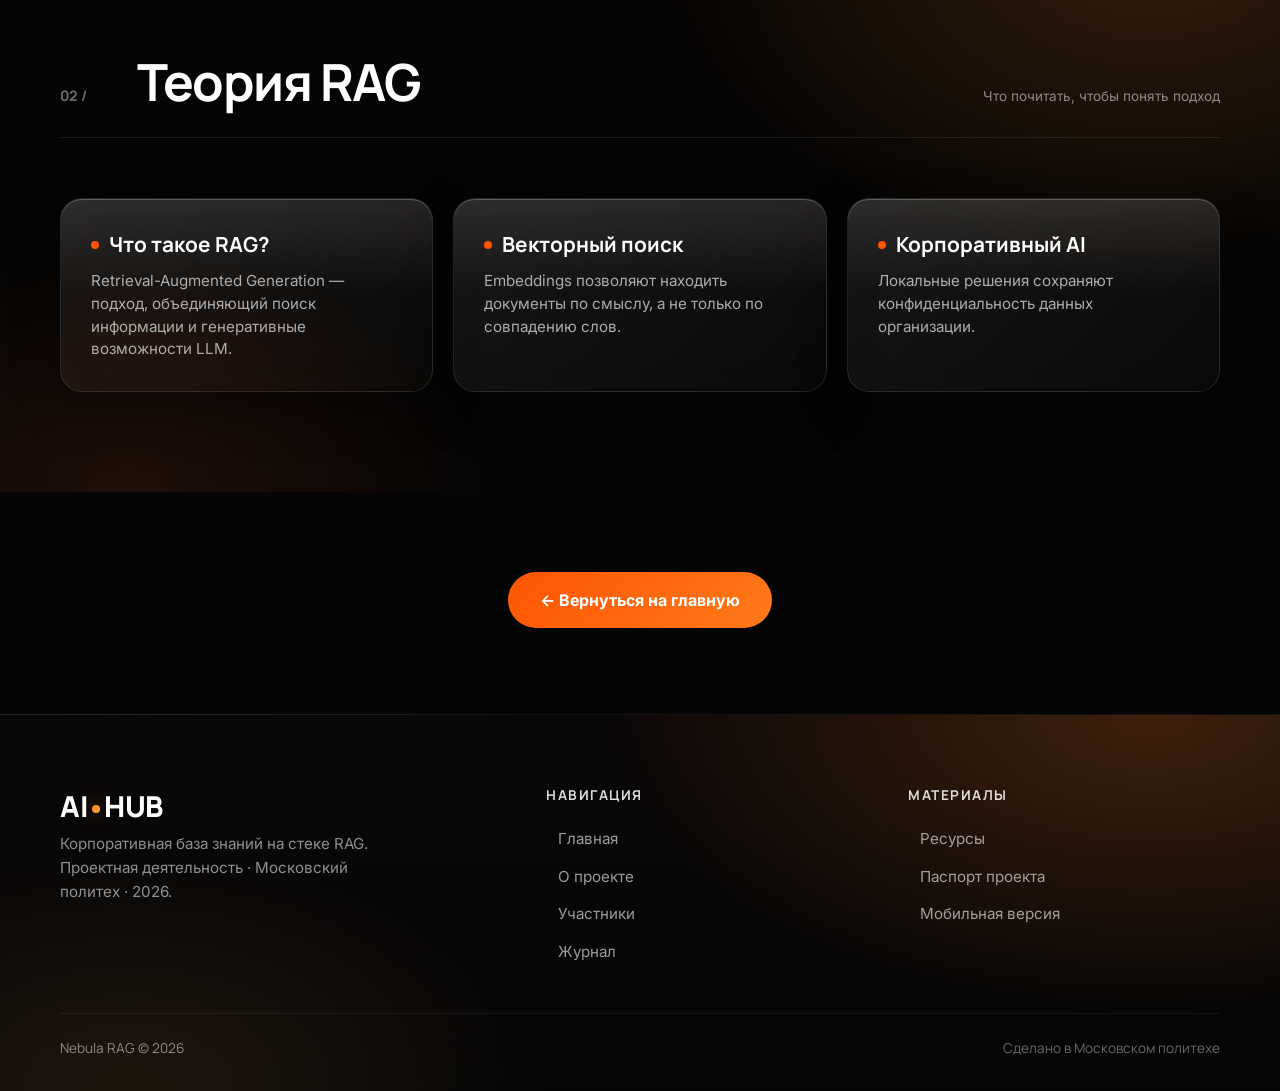
<file: site/resources.html>
<!DOCTYPE html>
<html lang="ru">
<head>
    <meta charset="UTF-8">
    <meta name="viewport" content="width=device-width, initial-scale=1.0">
    <title>Ресурсы · AI Knowledge Hub</title>
    <link rel="stylesheet" href="css/style.css">
    <link href="https://fonts.googleapis.com/css2?family=Inter:wght@300;400;500;600;700;800;900&family=Manrope:wght@400;600;700;800&display=swap" rel="stylesheet">
</head>
<body class="nebula-body">

<div id="progress-bar"></div>

<nav class="nb-nav">
    <div class="nb-nav-inner">
        <div class="nb-brand">AI · HUB</div>
        <ul class="nb-links">
            <li><a href="index.html">Главная</a></li>
            <li><a href="about.html">О проекте</a></li>
            <li><a href="team.html">Участники</a></li>
            <li><a href="journal.html">Журнал</a></li>
            <li><a href="resources.html" class="active-link">Ресурсы</a></li>
            <li><a href="passport.html">Паспорт</a></li>
        </ul>
        
    </div>
</nav>

<!-- ============ PAGE HERO ============ -->
<section class="nb-page-hero">
    <div class="nb-page-meta">
        <div><span>Section</span><b>Resources</b></div>
        <div><span>Stack</span><b>6 технологий</b></div>
        <div><span>Type</span><b>OSS · Self-hosted</b></div>
    </div>
    <a href="index.html" class="nb-page-back">← На главную</a>

    <div class="nb-page-hero-inner">
        <h1>
            Ресурсы<br>
            <span class="nb-ghost">и инструменты.</span>
        </h1>
        <p class="nb-page-hero-sub">
            Открытые технологии, фреймворки и материалы,
            которые легли в основу платформы AI Knowledge Hub.
        </p>
    </div>
    <div class="nb-page-bgmark">STACK</div>
</section>

<!-- ============ TECH STACK ============ -->
<section class="nb-sec">
    <div class="nb-container">
        <div class="nb-sec-head">
            <span class="nb-sec-tag">01 /</span>
            <h2>Стек технологий</h2>
            <div class="nb-sec-aside">Базовые компоненты платформы</div>
        </div>

        <div class="nb-res-grid">

            <div class="nb-res-card">
                <span class="nb-res-num">/01 · UI</span>
                <h3>OpenWebUI</h3>
                <p>
                    Современный интерфейс для работы с локальными
                    языковыми моделями. Удобная среда общения
                    пользователей с AI.
                </p>
                <a href="https://openwebui.com" target="_blank" class="nb-res-link resource-link">Открыть сайт →</a>
            </div>

            <div class="nb-res-card">
                <span class="nb-res-num">/02 · Runtime</span>
                <h3>Ollama</h3>
                <p>
                    Платформа для запуска больших языковых
                    моделей локально. Запросы не покидают
                    инфраструктуру организации.
                </p>
                <a href="https://ollama.com" target="_blank" class="nb-res-link resource-link">Открыть сайт →</a>
            </div>

            <div class="nb-res-card">
                <span class="nb-res-num">/03 · Model</span>
                <h3>Gemma</h3>
                <p>
                    Семейство языковых моделей для генерации
                    ответов на основе корпоративной базы знаний.
                </p>
                <a href="https://ai.google.dev" target="_blank" class="nb-res-link resource-link">Открыть сайт →</a>
            </div>

            <div class="nb-res-card">
                <span class="nb-res-num">/04 · Vector DB</span>
                <h3>ChromaDB</h3>
                <p>
                    Векторная база данных для хранения
                    embeddings и реализации семантического поиска.
                </p>
                <a href="https://www.trychroma.com" target="_blank" class="nb-res-link resource-link">Открыть сайт →</a>
            </div>

            <div class="nb-res-card">
                <span class="nb-res-num">/05 · Queue</span>
                <h3>RabbitMQ</h3>
                <p>
                    Очереди для асинхронного взаимодействия
                    между компонентами платформы и фоновой
                    индексации документов.
                </p>
                <a href="https://www.rabbitmq.com" target="_blank" class="nb-res-link resource-link">Открыть сайт →</a>
            </div>

            <div class="nb-res-card">
                <span class="nb-res-num">/06 · DevOps</span>
                <h3>Docker</h3>
                <p>
                    Контейнеризация всех сервисов для
                    быстрого развёртывания и масштабирования.
                </p>
                <a href="https://www.docker.com" target="_blank" class="nb-res-link resource-link">Открыть сайт →</a>
            </div>

        </div>
    </div>
</section>

<!-- ============ THEORY ============ -->
<section class="nb-sec alt">
    <div class="nb-container">
        <div class="nb-sec-head">
            <span class="nb-sec-tag">02 /</span>
            <h2>Теория RAG</h2>
            <div class="nb-sec-aside">Что почитать, чтобы понять подход</div>
        </div>

        <div class="nb-summary-grid">
            <div class="nb-sum-card">
                <h3>Что такое RAG?</h3>
                <p>
                    Retrieval-Augmented Generation — подход,
                    объединяющий поиск информации и
                    генеративные возможности LLM.
                </p>
            </div>
            <div class="nb-sum-card">
                <h3>Векторный поиск</h3>
                <p>
                    Embeddings позволяют находить документы
                    по смыслу, а не только по совпадению слов.
                </p>
            </div>
            <div class="nb-sum-card">
                <h3>Корпоративный AI</h3>
                <p>
                    Локальные решения сохраняют
                    конфиденциальность данных организации.
                </p>
            </div>
        </div>
    </div>
</section>

<!-- ============ BACK ============ -->
<section class="nb-back-section">
    <a href="index.html" class="nb-back-btn">← Вернуться на главную</a>
</section>

<footer class="nb-footer">
    <div class="nb-container">
        <div class="nb-footer-grid">
            <div class="nb-footer-brand">
                <h3>AI<span class="dot"></span>HUB</h3>
                <p>Корпоративная база знаний на стеке RAG. Проектная деятельность · Московский политех · 2026.</p>
            </div>
            <div class="nb-footer-col">
                <h4>Навигация</h4>
                <ul>
                    <li><a href="index.html">Главная</a></li>
                    <li><a href="about.html">О проекте</a></li>
                    <li><a href="team.html">Участники</a></li>
                    <li><a href="journal.html">Журнал</a></li>
                </ul>
            </div>
            <div class="nb-footer-col">
                <h4>Материалы</h4>
                <ul>
                    <li><a href="resources.html">Ресурсы</a></li>
                    <li><a href="passport.html">Паспорт проекта</a></li>
                    <li><a href="mobile.html">Мобильная версия</a></li>
                </ul>
            </div>
        </div>
        <div class="nb-footer-bottom">
            <div class="nb-footer-mark">Nebula RAG © 2026</div>
            <div>Сделано в Московском политехе</div>
        </div>
    </div>
</footer>

<button id="scrollTopBtn">↑</button>
<script src="js/app.js"></script>
</body>
</html>
</file>
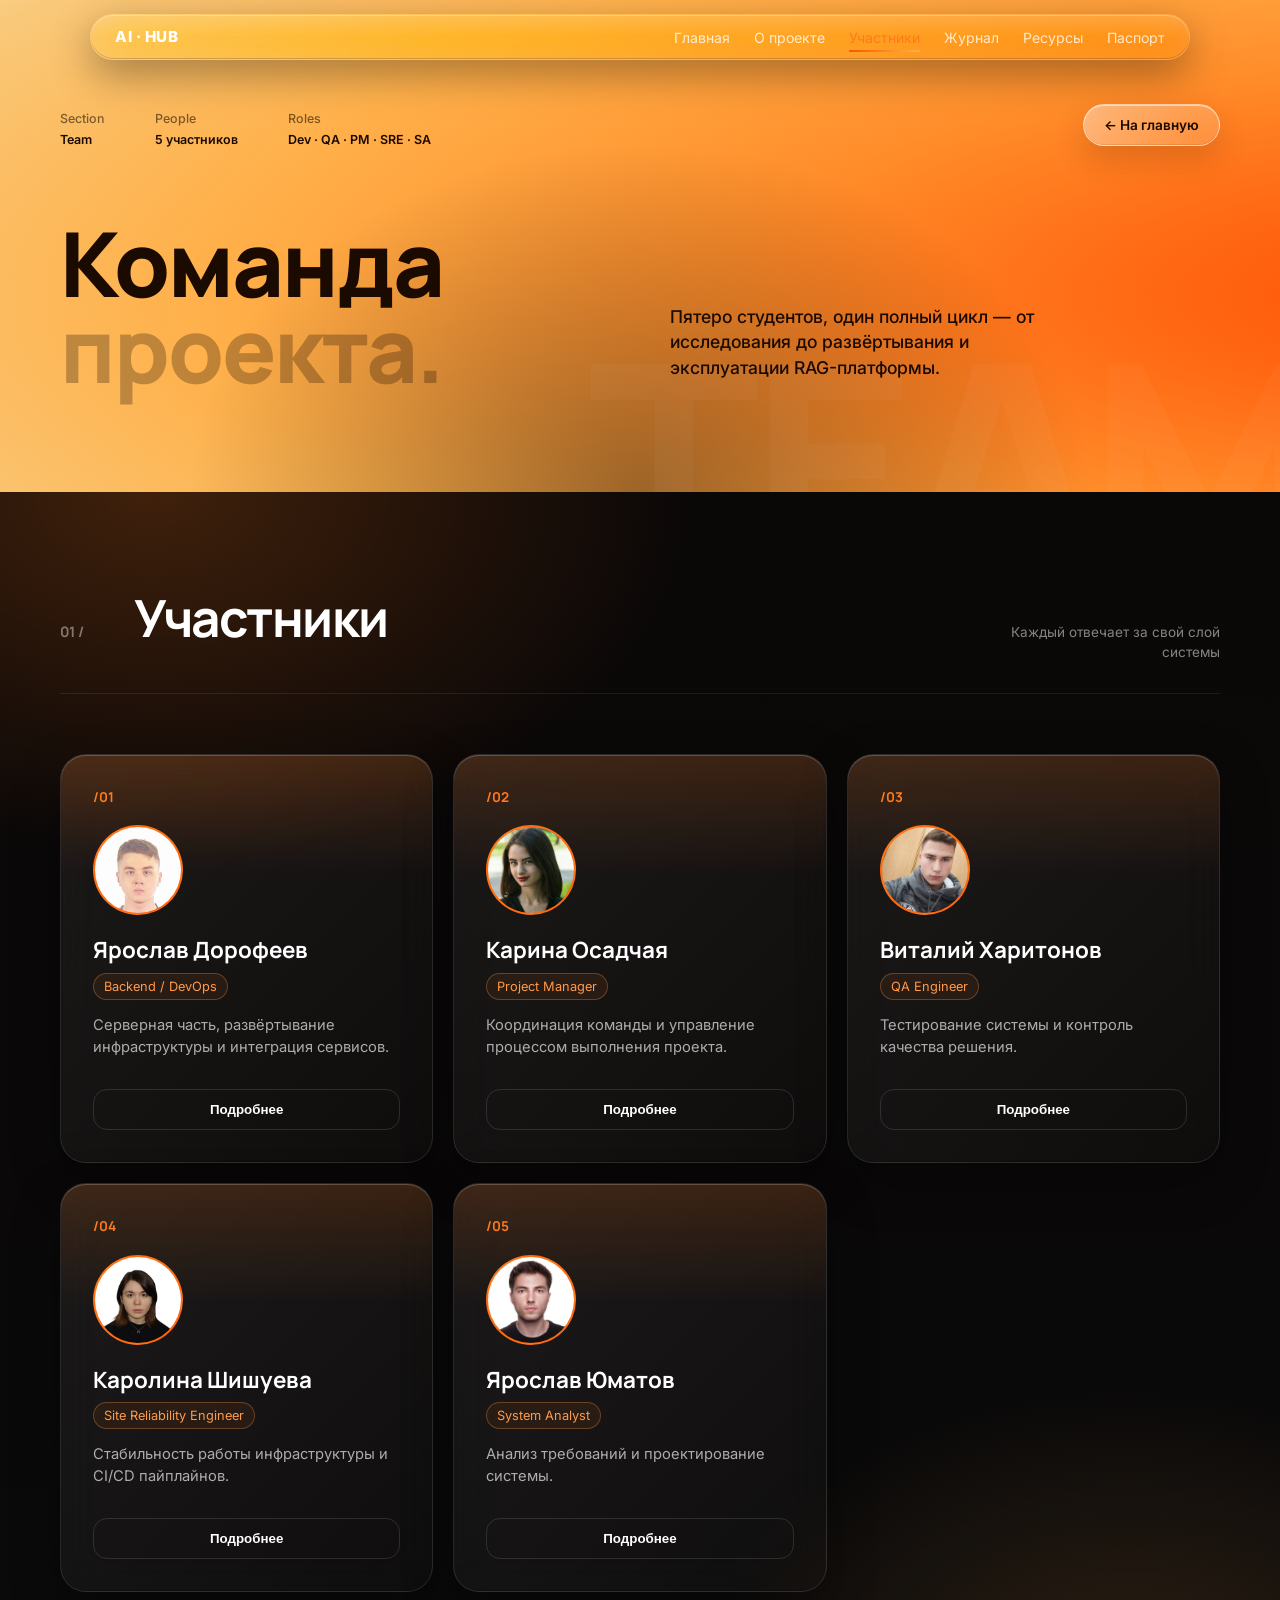
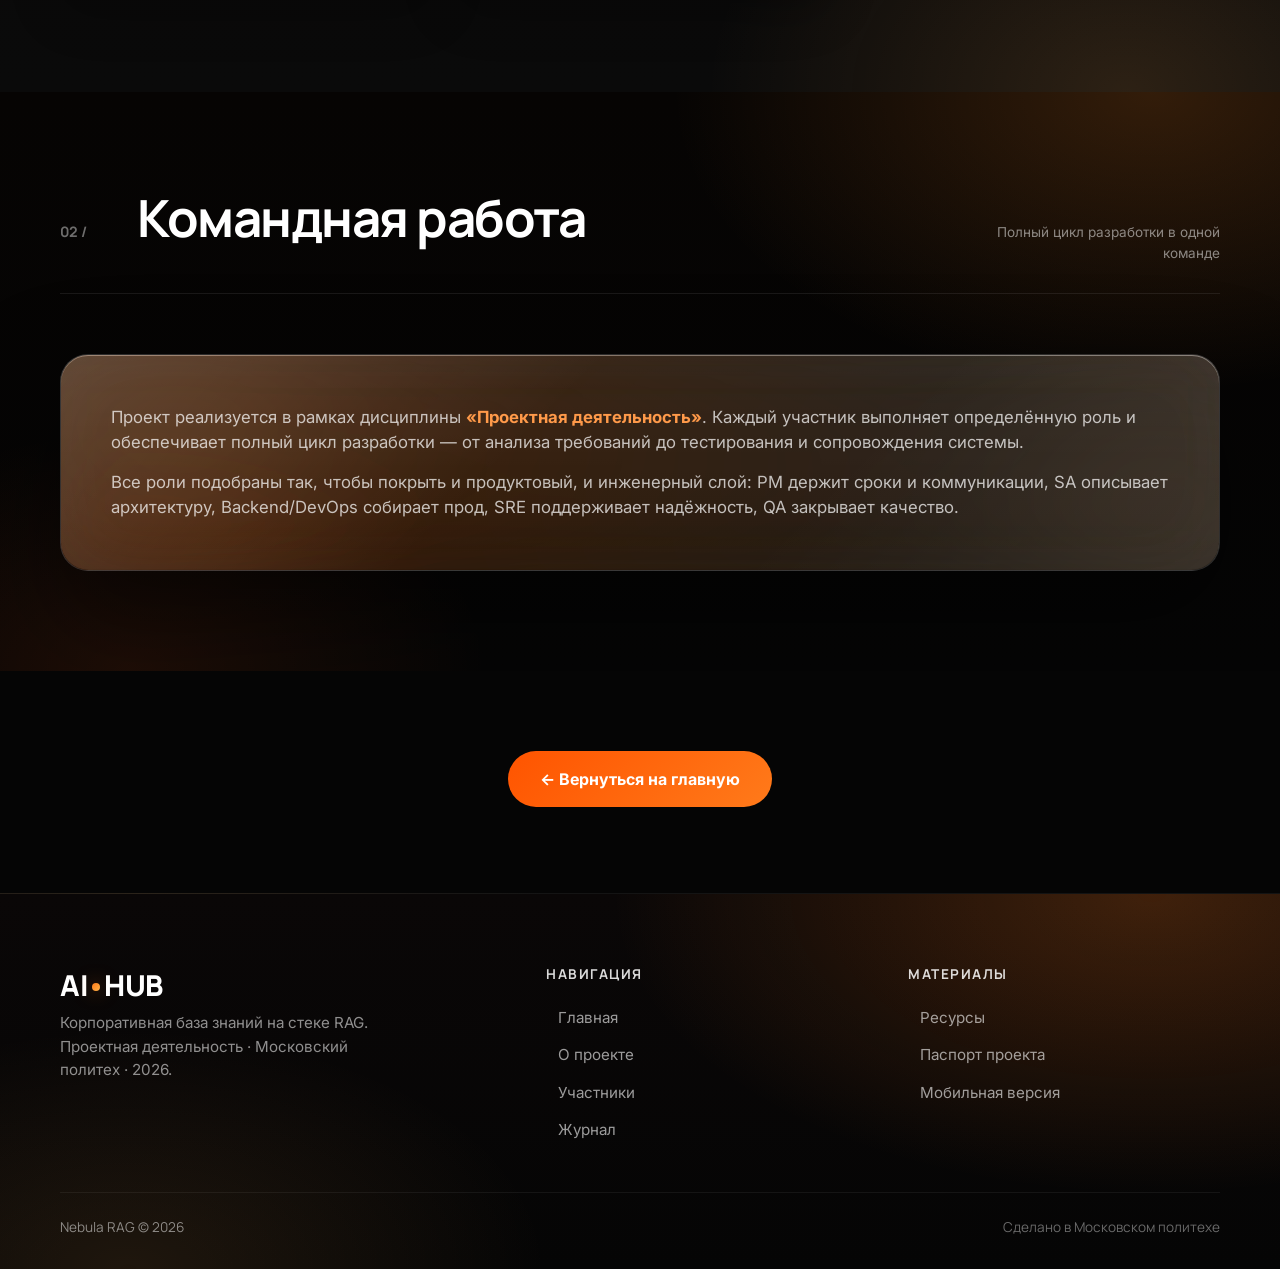
<file: site/team.html>
<!DOCTYPE html>
<html lang="ru">
<head>
    <meta charset="UTF-8">
    <meta name="viewport" content="width=device-width, initial-scale=1.0">
    <title>Команда · AI Knowledge Hub</title>
    <link rel="stylesheet" href="css/style.css">
    <link href="https://fonts.googleapis.com/css2?family=Inter:wght@300;400;500;600;700;800;900&family=Manrope:wght@400;600;700;800&display=swap" rel="stylesheet">
</head>
<body class="nebula-body">

<div id="progress-bar"></div>

<nav class="nb-nav">
    <div class="nb-nav-inner">
        <div class="nb-brand">AI · HUB</div>
        <ul class="nb-links">
            <li><a href="index.html">Главная</a></li>
            <li><a href="about.html">О проекте</a></li>
            <li><a href="team.html" class="active-link">Участники</a></li>
            <li><a href="journal.html">Журнал</a></li>
            <li><a href="resources.html">Ресурсы</a></li>
            <li><a href="passport.html">Паспорт</a></li>
        </ul>
        
    </div>
</nav>

<!-- ============ PAGE HERO ============ -->
<section class="nb-page-hero">
    <div class="nb-page-meta">
        <div><span>Section</span><b>Team</b></div>
        <div><span>People</span><b>5 участников</b></div>
        <div><span>Roles</span><b>Dev · QA · PM · SRE · SA</b></div>
    </div>
    <a href="index.html" class="nb-page-back">← На главную</a>

    <div class="nb-page-hero-inner">
        <h1>
            Команда<br>
            <span class="nb-ghost">проекта.</span>
        </h1>
        <p class="nb-page-hero-sub">
            Пятеро студентов, один полный цикл —
            от исследования до развёртывания
            и эксплуатации RAG-платформы.
        </p>
    </div>
    <div class="nb-page-bgmark">TEAM</div>
</section>

<!-- ============ TEAM GRID ============ -->
<section class="nb-sec">
    <div class="nb-container">
        <div class="nb-sec-head">
            <span class="nb-sec-tag">01 /</span>
            <h2>Участники</h2>
            <div class="nb-sec-aside">Каждый отвечает за свой слой системы</div>
        </div>

        <div class="nb-team-grid">

            <div class="nb-team-card">
                <div class="nb-team-num">/01</div>
                <div class="nb-team-avatar">
                    <img src="assets/team/yaroslav_dorofeev.jpg" alt="">
                </div>
                <h3>Ярослав Дорофеев</h3>
                <span class="nb-team-role">Backend / DevOps</span>
                <p>Серверная часть, развёртывание инфраструктуры и интеграция сервисов.</p>
                <button class="nb-team-btn team-btn">Подробнее</button>
                <div class="nb-team-details team-details">
                    <ul>
                        <li>Настройка Docker</li>
                        <li>Развёртывание ChromaDB</li>
                        <li>Интеграция RabbitMQ</li>
                        <li>Организация хранения данных</li>
                    </ul>
                </div>
            </div>

            <div class="nb-team-card">
                <div class="nb-team-num">/02</div>
                <div class="nb-team-avatar">
                    <img src="assets/team/karina_osadchaya.jpg" alt="">
                </div>
                <h3>Карина Осадчая</h3>
                <span class="nb-team-role">Project Manager</span>
                <p>Координация команды и управление процессом выполнения проекта.</p>
                <button class="nb-team-btn team-btn">Подробнее</button>
                <div class="nb-team-details team-details">
                    <ul>
                        <li>Планирование работ</li>
                        <li>Контроль сроков</li>
                        <li>Организация коммуникации</li>
                        <li>Подготовка отчётности</li>
                    </ul>
                </div>
            </div>

            <div class="nb-team-card">
                <div class="nb-team-num">/03</div>
                <div class="nb-team-avatar">
                    <img src="assets/team/vitaliy_haritonov.jpg" alt="">
                </div>
                <h3>Виталий Харитонов</h3>
                <span class="nb-team-role">QA Engineer</span>
                <p>Тестирование системы и контроль качества решения.</p>
                <button class="nb-team-btn team-btn">Подробнее</button>
                <div class="nb-team-details team-details">
                    <ul>
                        <li>Функциональное тестирование</li>
                        <li>Нагрузочное тестирование</li>
                        <li>Проверка сценариев поиска</li>
                        <li>Анализ ошибок системы</li>
                    </ul>
                </div>
            </div>

            <div class="nb-team-card">
                <div class="nb-team-num">/04</div>
                <div class="nb-team-avatar">
                    <img src="assets/team/karolina_shishueva.jpg" alt="">
                </div>
                <h3>Каролина Шишуева</h3>
                <span class="nb-team-role">Site Reliability Engineer</span>
                <p>Стабильность работы инфраструктуры и CI/CD пайплайнов.</p>
                <button class="nb-team-btn team-btn">Подробнее</button>
                <div class="nb-team-details team-details">
                    <ul>
                        <li>Мониторинг сервисов</li>
                        <li>Поддержка CI/CD</li>
                        <li>Логирование</li>
                        <li>Контроль отказоустойчивости</li>
                    </ul>
                </div>
            </div>

            <div class="nb-team-card">
                <div class="nb-team-num">/05</div>
                <div class="nb-team-avatar">
                    <img src="assets/team/yaroslav_yumatov.jpg" alt="">
                </div>
                <h3>Ярослав Юматов</h3>
                <span class="nb-team-role">System Analyst</span>
                <p>Анализ требований и проектирование системы.</p>
                <button class="nb-team-btn team-btn">Подробнее</button>
                <div class="nb-team-details team-details">
                    <ul>
                        <li>Сбор требований</li>
                        <li>Анализ бизнес-процессов</li>
                        <li>Описание архитектуры</li>
                        <li>Подготовка документации</li>
                    </ul>
                </div>
            </div>

        </div>
    </div>
</section>

<!-- ============ TEAMWORK ============ -->
<section class="nb-sec alt">
    <div class="nb-container">
        <div class="nb-sec-head">
            <span class="nb-sec-tag">02 /</span>
            <h2>Командная работа</h2>
            <div class="nb-sec-aside">Полный цикл разработки в одной команде</div>
        </div>

        <div class="nb-glass">
            <p>
                Проект реализуется в рамках дисциплины
                <b style="color:#ff9a4a;">«Проектная деятельность»</b>.
                Каждый участник выполняет определённую роль и обеспечивает
                полный цикл разработки — от анализа требований до тестирования
                и сопровождения системы.
            </p>
            <p>
                Все роли подобраны так, чтобы покрыть и продуктовый,
                и инженерный слой: PM держит сроки и коммуникации,
                SA описывает архитектуру, Backend/DevOps собирает прод,
                SRE поддерживает надёжность, QA закрывает качество.
            </p>
        </div>
    </div>
</section>

<!-- ============ BACK ============ -->
<section class="nb-back-section">
    <a href="index.html" class="nb-back-btn">← Вернуться на главную</a>
</section>

<footer class="nb-footer">
    <div class="nb-container">
        <div class="nb-footer-grid">
            <div class="nb-footer-brand">
                <h3>AI<span class="dot"></span>HUB</h3>
                <p>Корпоративная база знаний на стеке RAG. Проектная деятельность · Московский политех · 2026.</p>
            </div>
            <div class="nb-footer-col">
                <h4>Навигация</h4>
                <ul>
                    <li><a href="index.html">Главная</a></li>
                    <li><a href="about.html">О проекте</a></li>
                    <li><a href="team.html">Участники</a></li>
                    <li><a href="journal.html">Журнал</a></li>
                </ul>
            </div>
            <div class="nb-footer-col">
                <h4>Материалы</h4>
                <ul>
                    <li><a href="resources.html">Ресурсы</a></li>
                    <li><a href="passport.html">Паспорт проекта</a></li>
                    <li><a href="mobile.html">Мобильная версия</a></li>
                </ul>
            </div>
        </div>
        <div class="nb-footer-bottom">
            <div class="nb-footer-mark">Nebula RAG © 2026</div>
            <div>Сделано в Московском политехе</div>
        </div>
    </div>
</footer>

<button id="scrollTopBtn">↑</button>
<script src="js/app.js"></script>
</body>
</html>
</file>
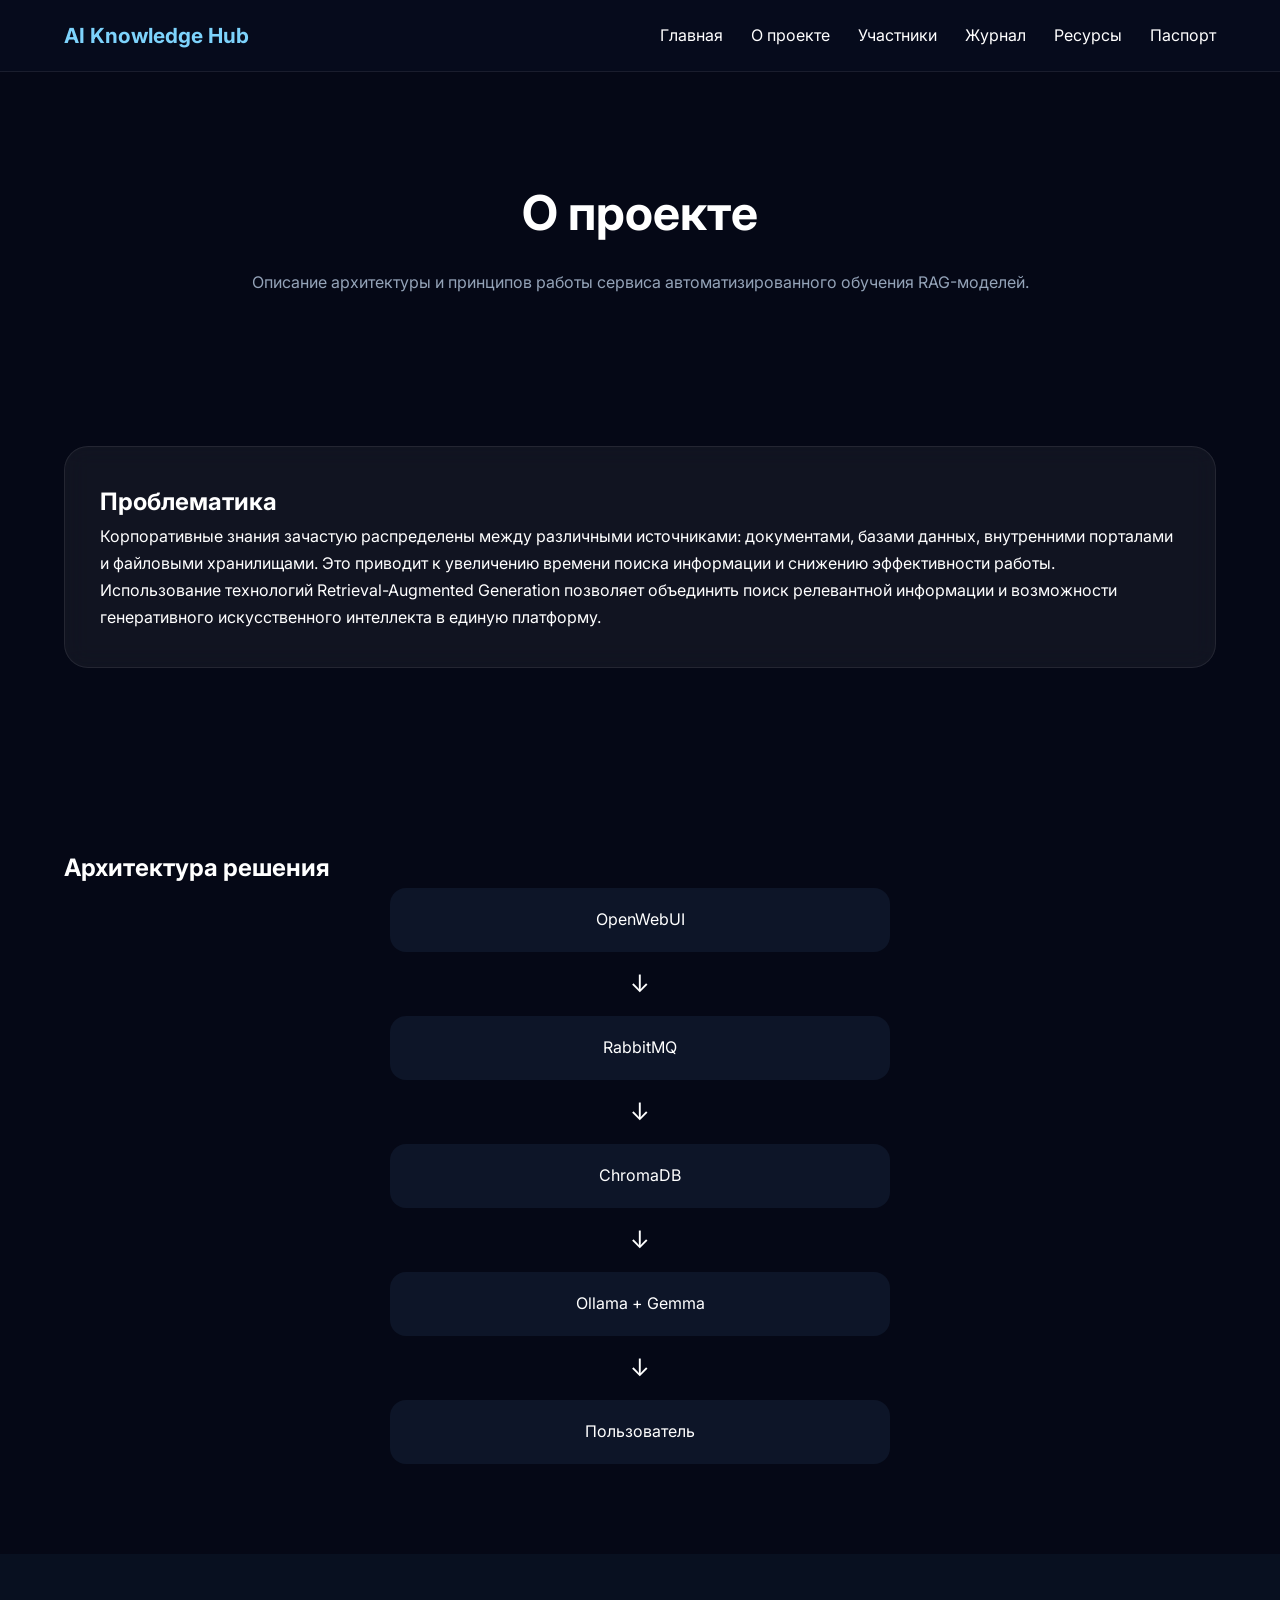
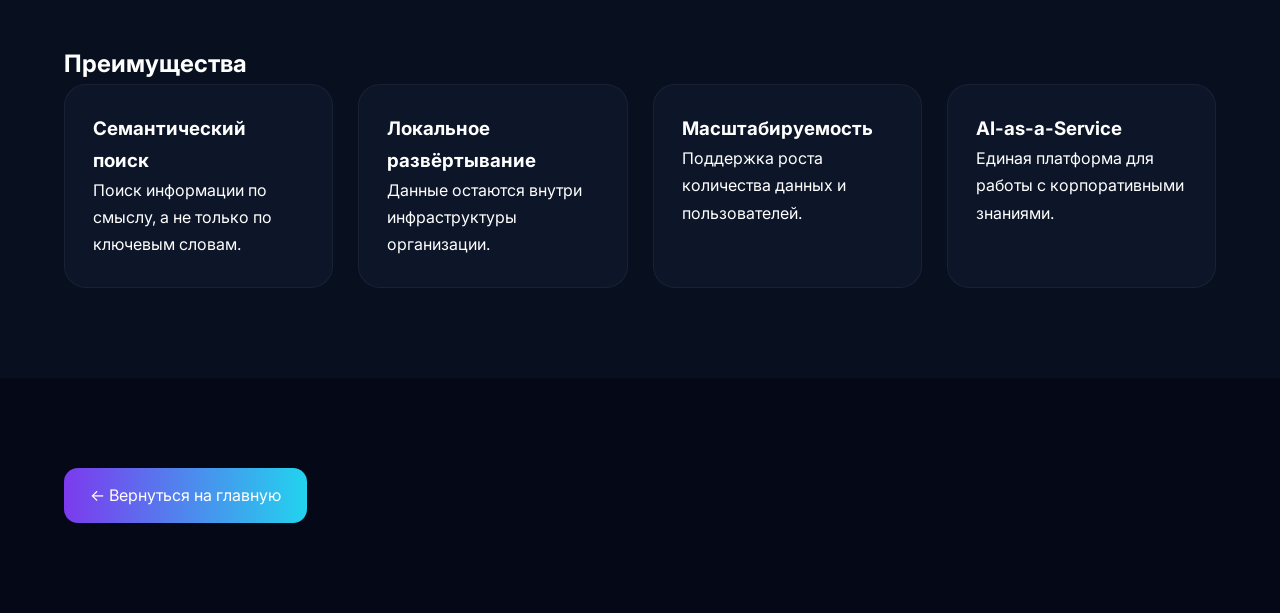
<file: web page/about.html>
<!DOCTYPE html>
<html lang="ru">
<head>

    <meta charset="UTF-8">
    <meta name="viewport"
          content="width=device-width, initial-scale=1.0">

    <title>
        О проекте
    </title>

    <link rel="stylesheet"
          href="css/style.css">

    <link href="https://fonts.googleapis.com/css2?family=Inter:wght@300;400;500;600;700;800&display=swap"
          rel="stylesheet">

</head>

<body>

<nav class="navbar">

    <div class="container nav-container">

        <div class="logo">
            AI Knowledge Hub
        </div>

        <ul class="nav-links">

            <li><a href="index.html">Главная</a></li>
            <li><a href="about.html">О проекте</a></li>
            <li><a href="team.html">Участники</a></li>
            <li><a href="journal.html">Журнал</a></li>
            <li><a href="resources.html">Ресурсы</a></li>
            <li><a href="passport.html">Паспорт</a></li>

        </ul>

    </div>

</nav>

<section class="page-header">

    <div class="container">

        <h1>
            О проекте
        </h1>

        <p>
            Описание архитектуры и принципов работы
            сервиса автоматизированного обучения
            RAG-моделей.
        </p>

    </div>

</section>

<section class="section">

    <div class="container">

        <div class="glass-card">

            <h2>
                Проблематика
            </h2>

            <p>
                Корпоративные знания зачастую распределены
                между различными источниками:
                документами, базами данных,
                внутренними порталами и файловыми хранилищами.
                Это приводит к увеличению времени поиска
                информации и снижению эффективности работы.
            </p>

            <p>
                Использование технологий Retrieval-Augmented
                Generation позволяет объединить поиск
                релевантной информации и возможности
                генеративного искусственного интеллекта
                в единую платформу.
            </p>

        </div>

    </div>

</section>

<section class="section">

    <div class="container">

        <h2 class="center-title">
            Архитектура решения
        </h2>

        <div class="architecture-large">

            <div class="architecture-item">
                OpenWebUI
            </div>

            <div class="architecture-arrow">
                ↓
            </div>

            <div class="architecture-item">
                RabbitMQ
            </div>

            <div class="architecture-arrow">
                ↓
            </div>

            <div class="architecture-item">
                ChromaDB
            </div>

            <div class="architecture-arrow">
                ↓
            </div>

            <div class="architecture-item">
                Ollama + Gemma
            </div>

            <div class="architecture-arrow">
                ↓
            </div>

            <div class="architecture-item">
                Пользователь
            </div>

        </div>

    </div>

</section>

<section class="section dark-section">

    <div class="container">

        <h2 class="center-title">
            Преимущества
        </h2>

        <div class="cards-grid">

            <div class="info-card">

                <h3>
                    Семантический поиск
                </h3>

                <p>
                    Поиск информации по смыслу,
                    а не только по ключевым словам.
                </p>

            </div>

            <div class="info-card">

                <h3>
                    Локальное развёртывание
                </h3>

                <p>
                    Данные остаются внутри
                    инфраструктуры организации.
                </p>

            </div>

            <div class="info-card">

                <h3>
                    Масштабируемость
                </h3>

                <p>
                    Поддержка роста количества
                    данных и пользователей.
                </p>

            </div>

            <div class="info-card">

                <h3>
                    AI-as-a-Service
                </h3>

                <p>
                    Единая платформа для работы
                    с корпоративными знаниями.
                </p>

            </div>

        </div>

    </div>

</section>

<section class="section">

    <div class="container">

        <a href="index.html"
           class="btn-primary">
            ← Вернуться на главную
        </a>

    </div>

</section>

<script src="js/app.js"></script>

</body>
</html>
</file>
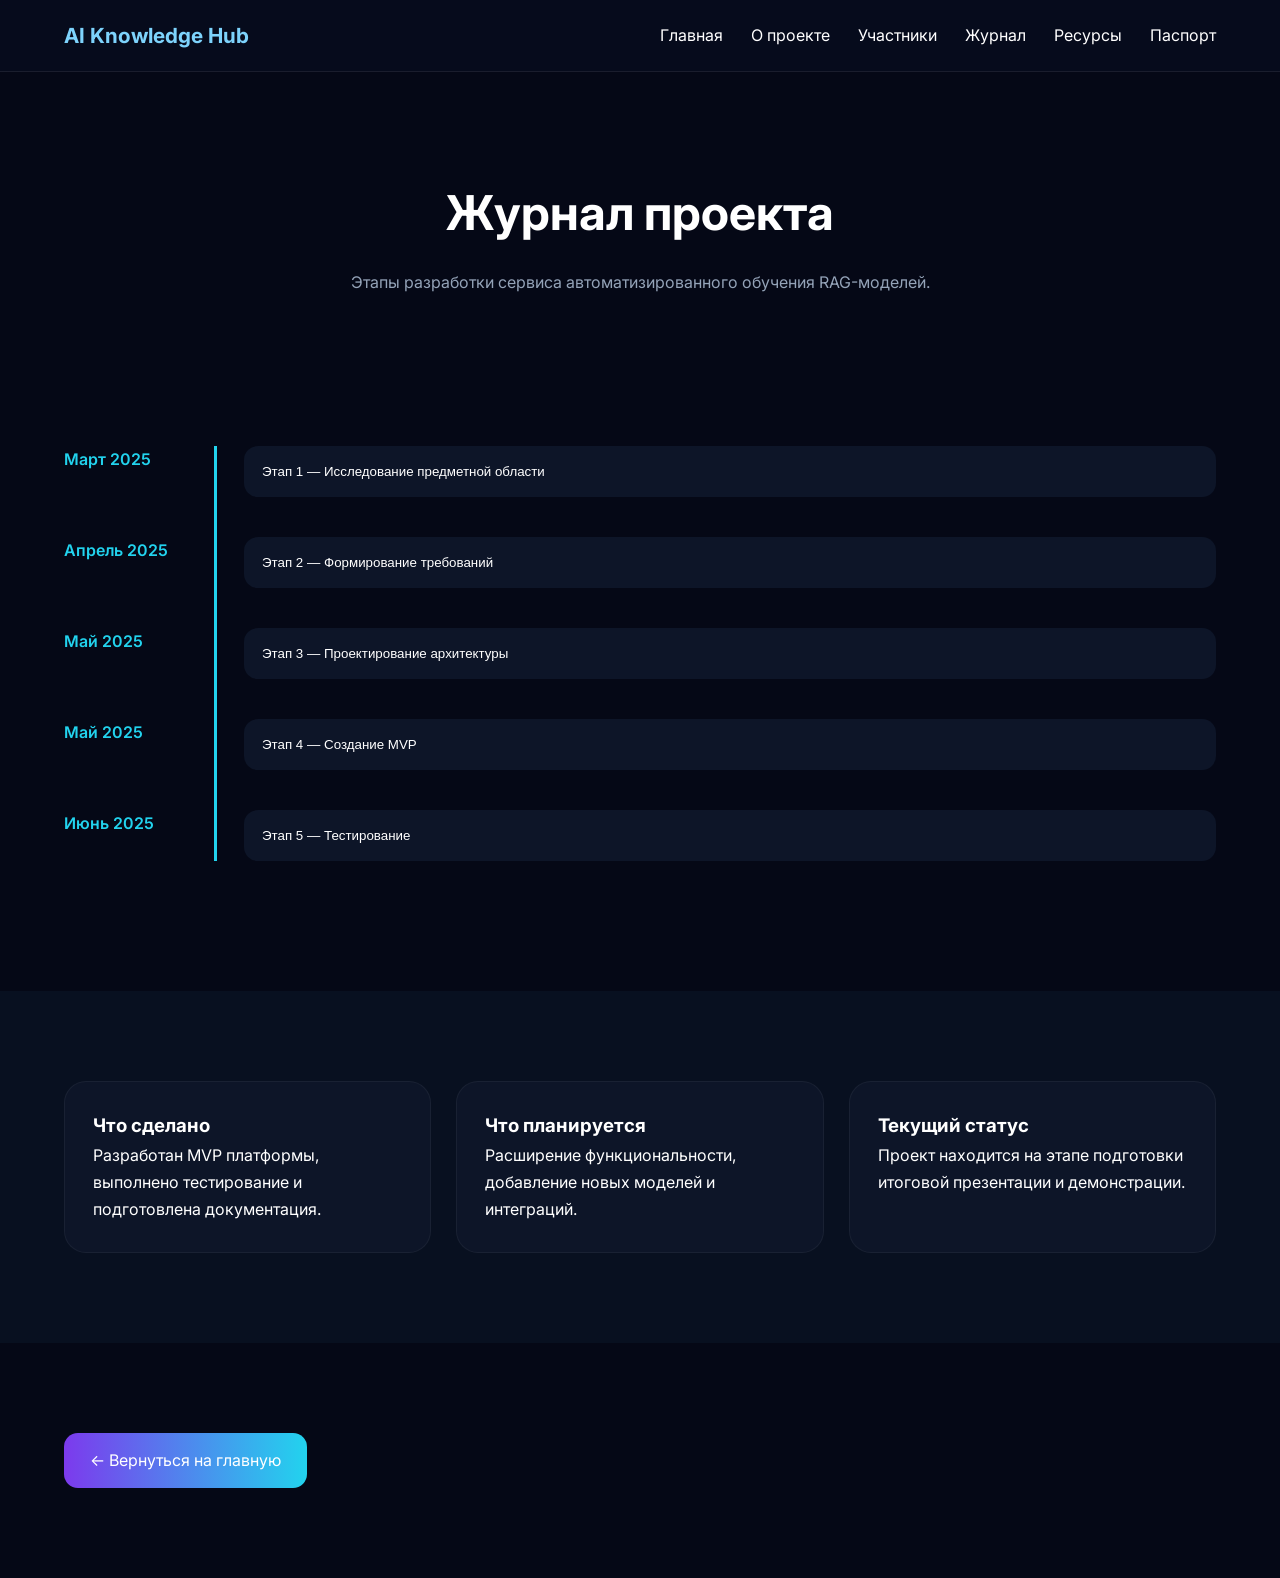
<file: web page/journal.html>
<!DOCTYPE html>
<html lang="ru">
<head>

    <meta charset="UTF-8">
    <meta name="viewport"
          content="width=device-width, initial-scale=1.0">

    <title>
        Журнал проекта
    </title>

    <link rel="stylesheet"
          href="css/style.css">

    <link href="https://fonts.googleapis.com/css2?family=Inter:wght@300;400;500;600;700;800&display=swap"
          rel="stylesheet">

</head>

<body>

<nav class="navbar">

    <div class="container nav-container">

        <div class="logo">
            AI Knowledge Hub
        </div>

        <ul class="nav-links">

            <li><a href="index.html">Главная</a></li>
            <li><a href="about.html">О проекте</a></li>
            <li><a href="team.html">Участники</a></li>
            <li><a href="journal.html">Журнал</a></li>
            <li><a href="resources.html">Ресурсы</a></li>
            <li><a href="passport.html">Паспорт</a></li>

        </ul>

    </div>

</nav>

<section class="page-header">

    <div class="container">

        <h1>
            Журнал проекта
        </h1>

        <p>
            Этапы разработки сервиса
            автоматизированного обучения
            RAG-моделей.
        </p>

    </div>

</section>

<section class="section">

    <div class="container">

        <div class="timeline">

            <div class="timeline-item">

                <div class="timeline-date">
                    Март 2025
                </div>

                <div class="timeline-content">

                    <button class="timeline-btn">
                        Этап 1 — Исследование предметной области
                    </button>

                    <div class="timeline-details">

                        <p>
                            Проведён анализ существующих решений
                            в области корпоративного поиска знаний
                            и технологий Retrieval-Augmented Generation.
                        </p>

                        <p>
                            Изучены подходы к организации
                            векторного поиска и интеграции LLM.
                        </p>

                    </div>

                </div>

            </div>

            <div class="timeline-item">

                <div class="timeline-date">
                    Апрель 2025
                </div>

                <div class="timeline-content">

                    <button class="timeline-btn">
                        Этап 2 — Формирование требований
                    </button>

                    <div class="timeline-details">

                        <p>
                            Определены функциональные и
                            нефункциональные требования.
                        </p>

                        <p>
                            Подготовлены сценарии использования
                            и пользовательские роли.
                        </p>

                    </div>

                </div>

            </div>

            <div class="timeline-item">

                <div class="timeline-date">
                    Май 2025
                </div>

                <div class="timeline-content">

                    <button class="timeline-btn">
                        Этап 3 — Проектирование архитектуры
                    </button>

                    <div class="timeline-details">

                        <p>
                            Разработана архитектура решения
                            на основе OpenWebUI, Ollama,
                            ChromaDB и RabbitMQ.
                        </p>

                        <p>
                            Подготовлены схемы взаимодействия
                            компонентов платформы.
                        </p>

                    </div>

                </div>

            </div>

            <div class="timeline-item">

                <div class="timeline-date">
                    Май 2025
                </div>

                <div class="timeline-content">

                    <button class="timeline-btn">
                        Этап 4 — Создание MVP
                    </button>

                    <div class="timeline-details">

                        <p>
                            Выполнена настройка сервисов,
                            создан прототип платформы.
                        </p>

                        <p>
                            Реализован процесс загрузки,
                            индексации и поиска документов.
                        </p>

                    </div>

                </div>

            </div>

            <div class="timeline-item">

                <div class="timeline-date">
                    Июнь 2025
                </div>

                <div class="timeline-content">

                    <button class="timeline-btn">
                        Этап 5 — Тестирование
                    </button>

                    <div class="timeline-details">

                        <p>
                            Проведены проверки качества поиска,
                            скорости работы и корректности
                            генерации ответов.
                        </p>

                        <p>
                            Подготовлены рекомендации
                            по дальнейшему развитию системы.
                        </p>

                    </div>

                </div>

            </div>

        </div>

    </div>

</section>

<section class="section dark-section">

    <div class="container">

        <div class="cards-grid">

            <div class="info-card">

                <h3>
                    Что сделано
                </h3>

                <p>
                    Разработан MVP платформы,
                    выполнено тестирование и
                    подготовлена документация.
                </p>

            </div>

            <div class="info-card">

                <h3>
                    Что планируется
                </h3>

                <p>
                    Расширение функциональности,
                    добавление новых моделей
                    и интеграций.
                </p>

            </div>

            <div class="info-card">

                <h3>
                    Текущий статус
                </h3>

                <p>
                    Проект находится на этапе
                    подготовки итоговой презентации
                    и демонстрации.
                </p>

            </div>

        </div>

    </div>

</section>

<section class="section">

    <div class="container">

        <a href="index.html"
           class="btn-primary">
            ← Вернуться на главную
        </a>

    </div>

</section>

<script src="js/app.js"></script>

</body>
</html>
</file>
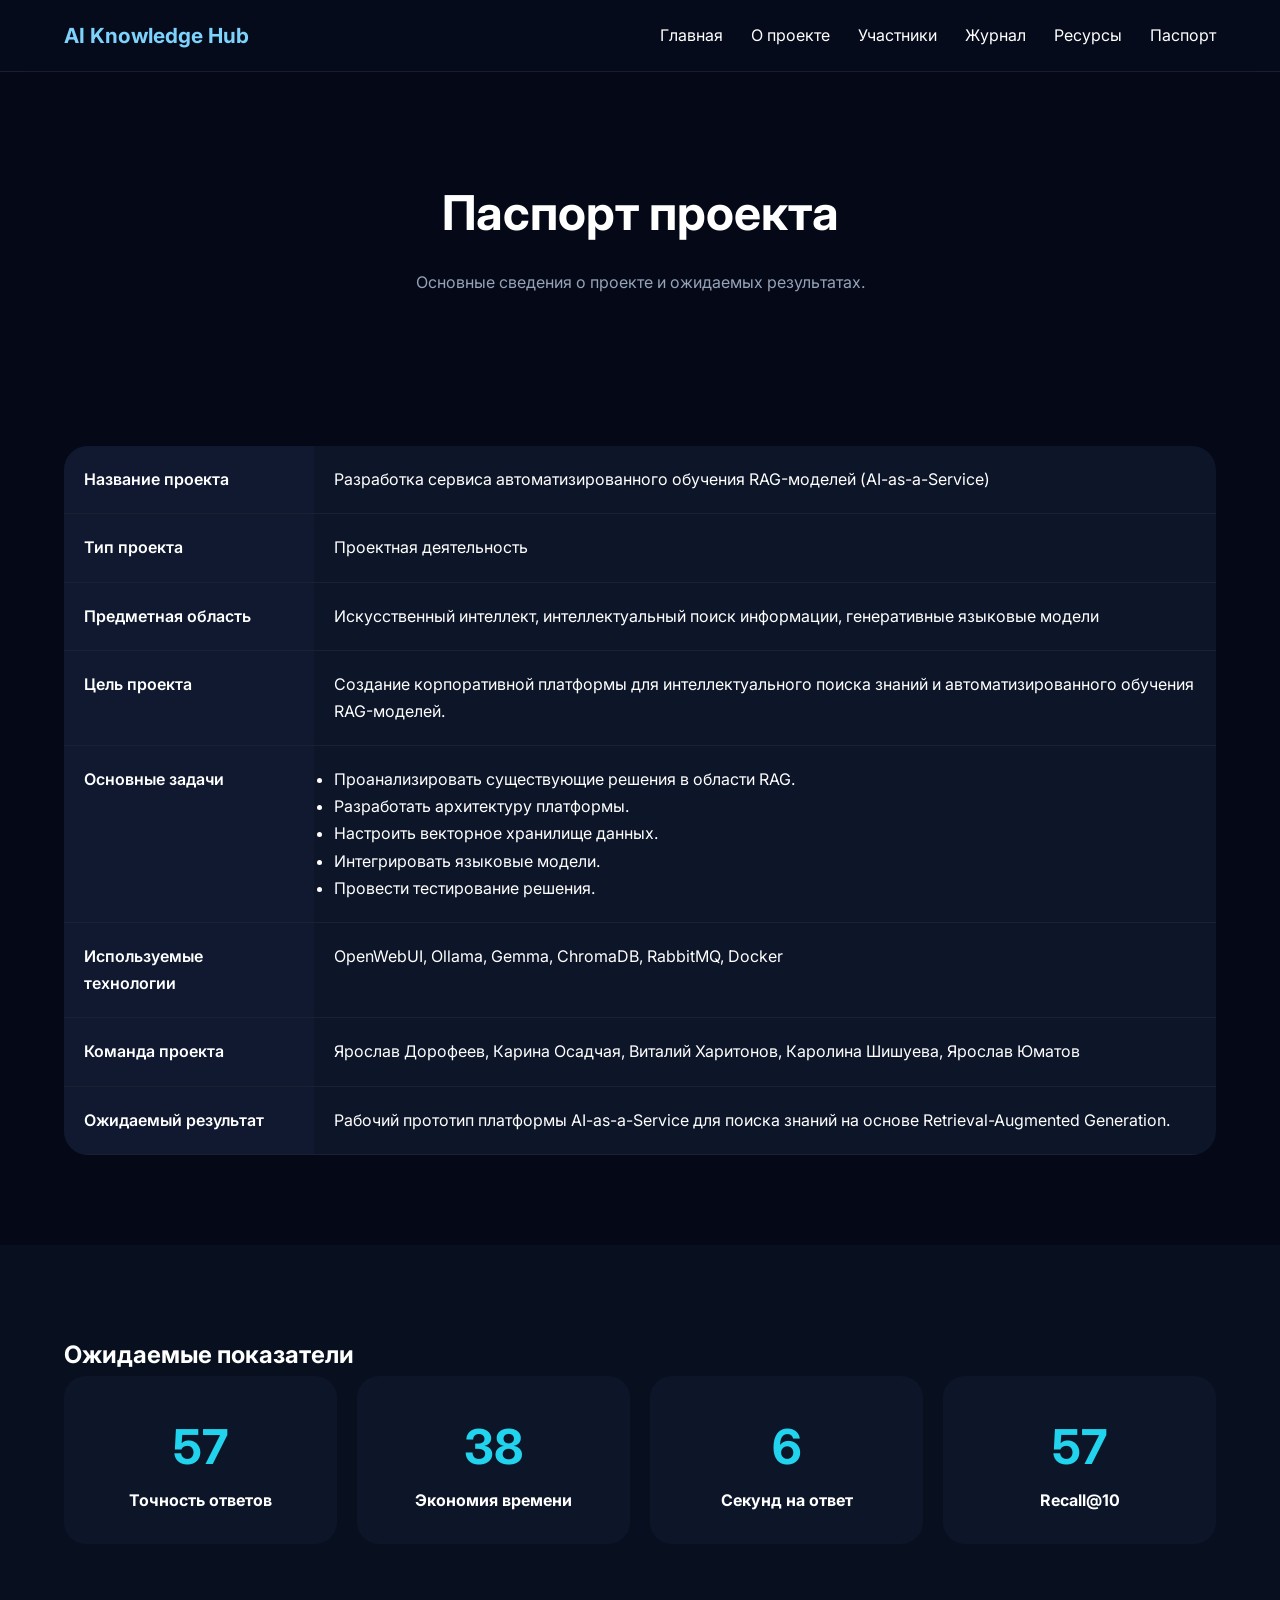
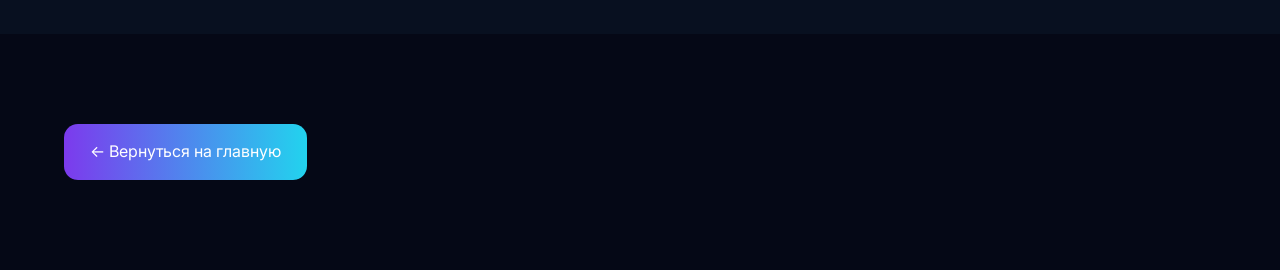
<file: web page/passport.html>
<!DOCTYPE html>
<html lang="ru">
<head>

    <meta charset="UTF-8">
    <meta name="viewport"
          content="width=device-width, initial-scale=1.0">

    <title>
        Паспорт проекта
    </title>

    <link rel="stylesheet"
          href="css/style.css">

    <link href="https://fonts.googleapis.com/css2?family=Inter:wght@300;400;500;600;700;800&display=swap"
          rel="stylesheet">

</head>

<body>

<nav class="navbar">

    <div class="container nav-container">

        <div class="logo">
            AI Knowledge Hub
        </div>

        <ul class="nav-links">

            <li><a href="index.html">Главная</a></li>
            <li><a href="about.html">О проекте</a></li>
            <li><a href="team.html">Участники</a></li>
            <li><a href="journal.html">Журнал</a></li>
            <li><a href="resources.html">Ресурсы</a></li>
            <li><a href="passport.html">Паспорт</a></li>

        </ul>

    </div>

</nav>

<section class="page-header">

    <div class="container">

        <h1>
            Паспорт проекта
        </h1>

        <p>
            Основные сведения о проекте
            и ожидаемых результатах.
        </p>

    </div>

</section>

<section class="section">

    <div class="container">

        <div class="passport-card">

            <div class="passport-row">

                <div class="passport-label">
                    Название проекта
                </div>

                <div class="passport-value">
                    Разработка сервиса автоматизированного
                    обучения RAG-моделей (AI-as-a-Service)
                </div>

            </div>

            <div class="passport-row">

                <div class="passport-label">
                    Тип проекта
                </div>

                <div class="passport-value">
                    Проектная деятельность
                </div>

            </div>

            <div class="passport-row">

                <div class="passport-label">
                    Предметная область
                </div>

                <div class="passport-value">
                    Искусственный интеллект,
                    интеллектуальный поиск информации,
                    генеративные языковые модели
                </div>

            </div>

            <div class="passport-row">

                <div class="passport-label">
                    Цель проекта
                </div>

                <div class="passport-value">
                    Создание корпоративной платформы
                    для интеллектуального поиска знаний
                    и автоматизированного обучения
                    RAG-моделей.
                </div>

            </div>

            <div class="passport-row">

                <div class="passport-label">
                    Основные задачи
                </div>

                <div class="passport-value">

                    <ul>

                        <li>
                            Проанализировать существующие решения
                            в области RAG.
                        </li>

                        <li>
                            Разработать архитектуру платформы.
                        </li>

                        <li>
                            Настроить векторное хранилище данных.
                        </li>

                        <li>
                            Интегрировать языковые модели.
                        </li>

                        <li>
                            Провести тестирование решения.
                        </li>

                    </ul>

                </div>

            </div>

            <div class="passport-row">

                <div class="passport-label">
                    Используемые технологии
                </div>

                <div class="passport-value">

                    OpenWebUI,
                    Ollama,
                    Gemma,
                    ChromaDB,
                    RabbitMQ,
                    Docker

                </div>

            </div>

            <div class="passport-row">

                <div class="passport-label">
                    Команда проекта
                </div>

                <div class="passport-value">

                    Ярослав Дорофеев,
                    Карина Осадчая,
                    Виталий Харитонов,
                    Каролина Шишуева,
                    Ярослав Юматов

                </div>

            </div>

            <div class="passport-row">

                <div class="passport-label">
                    Ожидаемый результат
                </div>

                <div class="passport-value">

                    Рабочий прототип платформы
                    AI-as-a-Service для поиска знаний
                    на основе Retrieval-Augmented Generation.

                </div>

            </div>

        </div>

    </div>

</section>

<section class="section dark-section">

    <div class="container">

        <h2 class="center-title">
            Ожидаемые показатели
        </h2>

        <div class="kpi-grid">

            <div class="kpi-card">

<span class="counter"
      data-target="90">
0
</span>

                <h4>
                    Точность ответов
                </h4>

            </div>

            <div class="kpi-card">

<span class="counter"
      data-target="60">
0
</span>

                <h4>
                    Экономия времени
                </h4>

            </div>

            <div class="kpi-card">

<span class="counter"
      data-target="6">
0
</span>

                <h4>
                    Секунд на ответ
                </h4>

            </div>

            <div class="kpi-card">

<span class="counter"
      data-target="85">
0
</span>

                <h4>
                    Recall@10
                </h4>

            </div>

        </div>

    </div>

</section>

<section class="section">

    <div class="container">

        <a href="index.html"
           class="btn-primary">
            ← Вернуться на главную
        </a>

    </div>

</section>

<script src="js/app.js"></script>

</body>
</html>
</file>
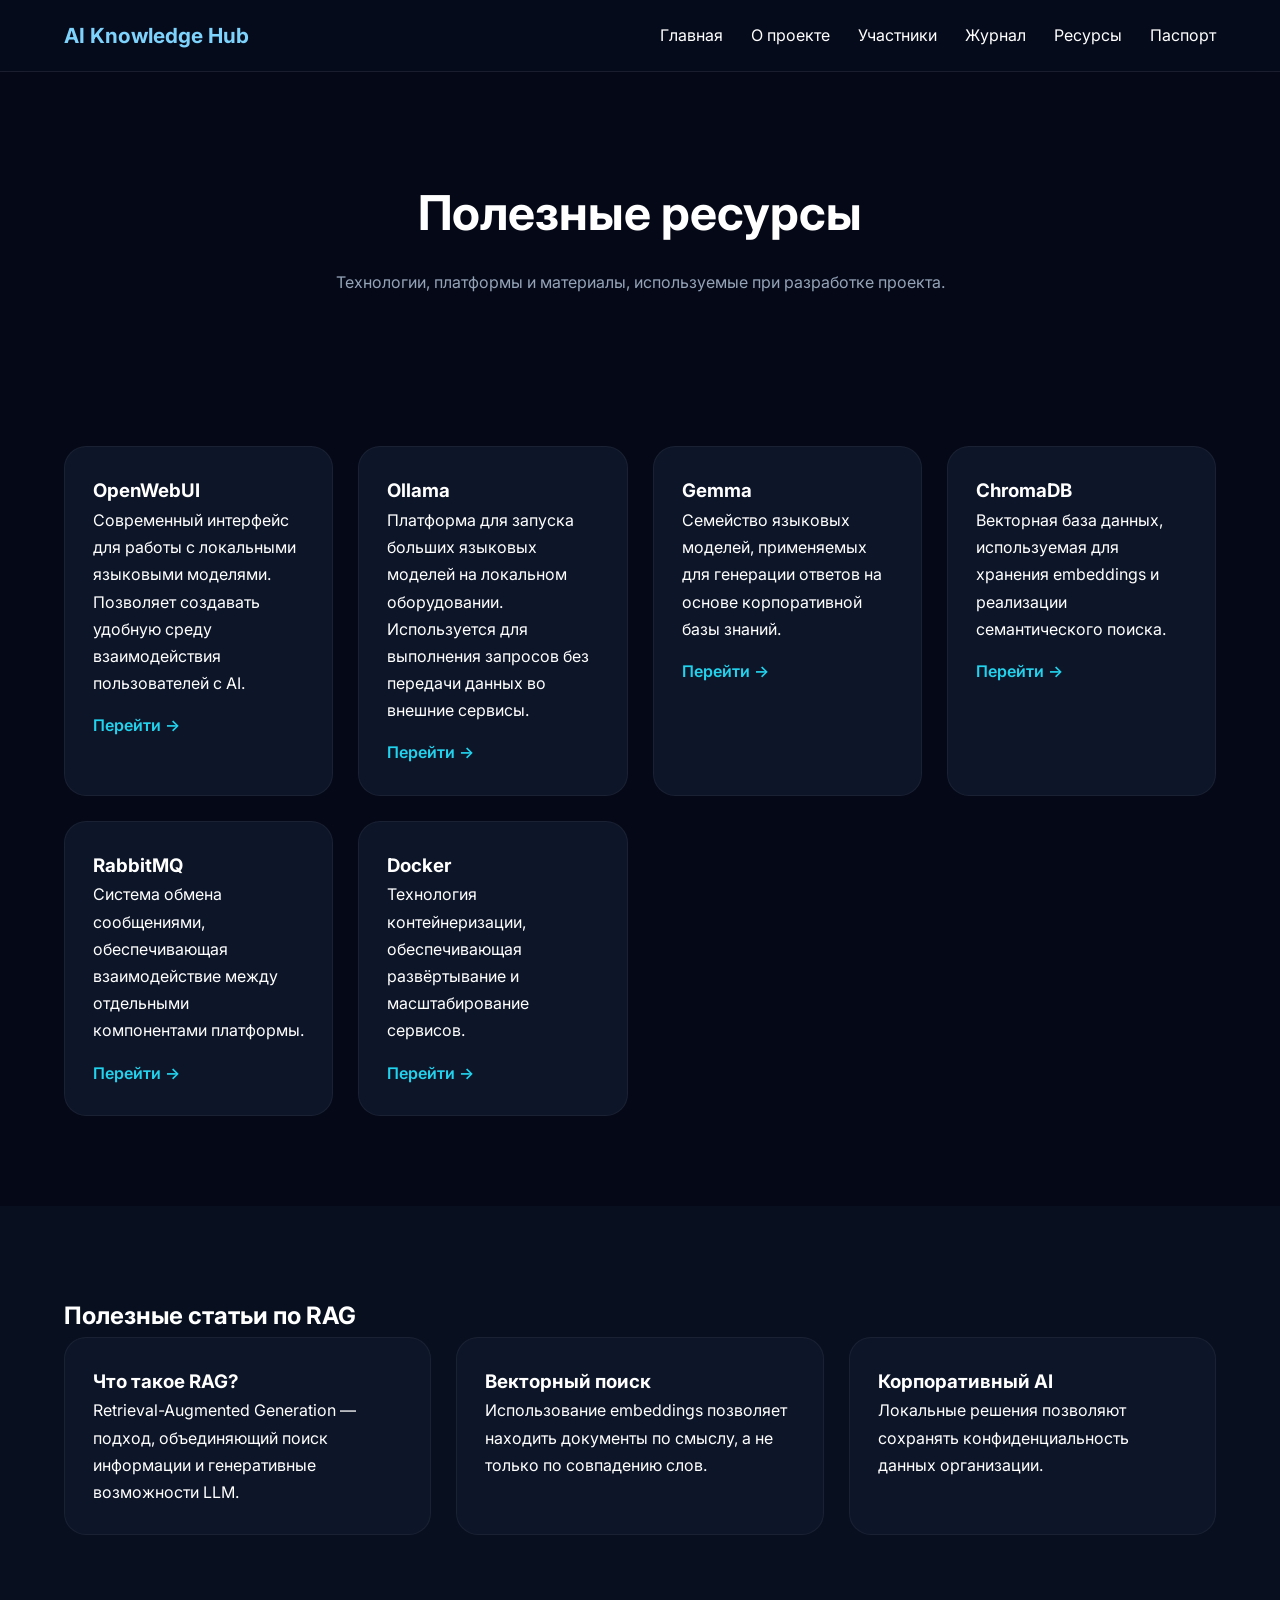
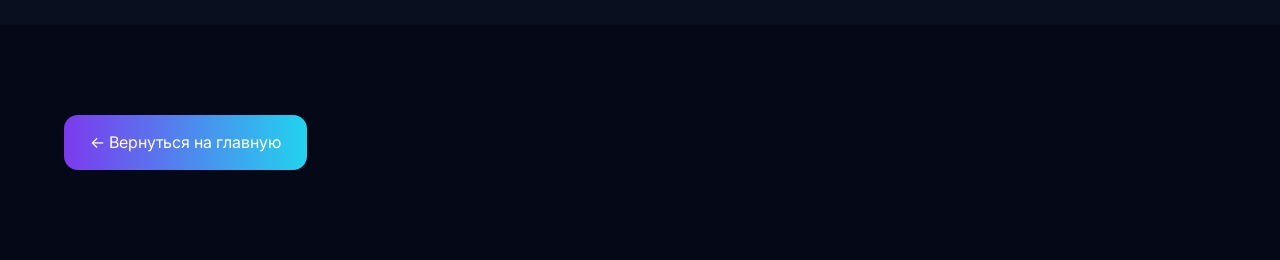
<file: web page/resources.html>
<!DOCTYPE html>
<html lang="ru">
<head>

    <meta charset="UTF-8">
    <meta name="viewport"
          content="width=device-width, initial-scale=1.0">

    <title>
        Ресурсы проекта
    </title>

    <link rel="stylesheet"
          href="css/style.css">

    <link href="https://fonts.googleapis.com/css2?family=Inter:wght@300;400;500;600;700;800&display=swap"
          rel="stylesheet">

</head>

<body>

<nav class="navbar">

    <div class="container nav-container">

        <div class="logo">
            AI Knowledge Hub
        </div>

        <ul class="nav-links">

            <li><a href="index.html">Главная</a></li>
            <li><a href="about.html">О проекте</a></li>
            <li><a href="team.html">Участники</a></li>
            <li><a href="journal.html">Журнал</a></li>
            <li><a href="resources.html">Ресурсы</a></li>
            <li><a href="passport.html">Паспорт</a></li>

        </ul>

    </div>

</nav>

<section class="page-header">

    <div class="container">

        <h1>
            Полезные ресурсы
        </h1>

        <p>
            Технологии, платформы и материалы,
            используемые при разработке проекта.
        </p>

    </div>

</section>

<section class="section">

    <div class="container">

        <div class="cards-grid">

            <div class="resource-card">

                <h3>
                    OpenWebUI
                </h3>

                <p>
                    Современный интерфейс для работы
                    с локальными языковыми моделями.
                    Позволяет создавать удобную среду
                    взаимодействия пользователей с AI.
                </p>

                <a href="https://openwebui.com"
                   target="_blank"
                   class="resource-link">
                    Перейти →
                </a>

            </div>

            <div class="resource-card">

                <h3>
                    Ollama
                </h3>

                <p>
                    Платформа для запуска больших языковых
                    моделей на локальном оборудовании.
                    Используется для выполнения запросов
                    без передачи данных во внешние сервисы.
                </p>

                <a href="https://ollama.com"
                   target="_blank"
                   class="resource-link">
                    Перейти →
                </a>

            </div>

            <div class="resource-card">

                <h3>
                    Gemma
                </h3>

                <p>
                    Семейство языковых моделей,
                    применяемых для генерации ответов
                    на основе корпоративной базы знаний.
                </p>

                <a href="https://ai.google.dev"
                   target="_blank"
                   class="resource-link">
                    Перейти →
                </a>

            </div>

            <div class="resource-card">

                <h3>
                    ChromaDB
                </h3>

                <p>
                    Векторная база данных,
                    используемая для хранения embeddings
                    и реализации семантического поиска.
                </p>

                <a href="https://www.trychroma.com"
                   target="_blank"
                   class="resource-link">
                    Перейти →
                </a>

            </div>

            <div class="resource-card">

                <h3>
                    RabbitMQ
                </h3>

                <p>
                    Система обмена сообщениями,
                    обеспечивающая взаимодействие между
                    отдельными компонентами платформы.
                </p>

                <a href="https://www.rabbitmq.com"
                   target="_blank"
                   class="resource-link">
                    Перейти →
                </a>

            </div>

            <div class="resource-card">

                <h3>
                    Docker
                </h3>

                <p>
                    Технология контейнеризации,
                    обеспечивающая развёртывание
                    и масштабирование сервисов.
                </p>

                <a href="https://www.docker.com"
                   target="_blank"
                   class="resource-link">
                    Перейти →
                </a>

            </div>

        </div>

    </div>

</section>

<section class="section dark-section">

    <div class="container">

        <h2 class="center-title">
            Полезные статьи по RAG
        </h2>

        <div class="cards-grid">

            <div class="info-card">

                <h3>
                    Что такое RAG?
                </h3>

                <p>
                    Retrieval-Augmented Generation —
                    подход, объединяющий поиск информации
                    и генеративные возможности LLM.
                </p>

            </div>

            <div class="info-card">

                <h3>
                    Векторный поиск
                </h3>

                <p>
                    Использование embeddings позволяет
                    находить документы по смыслу,
                    а не только по совпадению слов.
                </p>

            </div>

            <div class="info-card">

                <h3>
                    Корпоративный AI
                </h3>

                <p>
                    Локальные решения позволяют сохранять
                    конфиденциальность данных организации.
                </p>

            </div>

        </div>

    </div>

</section>

<section class="section">

    <div class="container">

        <a href="index.html"
           class="btn-primary">
            ← Вернуться на главную
        </a>

    </div>

</section>

<script src="js/app.js"></script>

</body>
</html>
</file>
<file: site/css/style.css>
/* =========================
   RESET
========================= */
*{margin:0;padding:0;box-sizing:border-box;}
html{scroll-behavior:smooth;}

/* =========================
   LIQUID GLASS — frosted matte
   plain frosted glass: heavy blur, soft tint,
   a single diagonal sheen, warm inner glow.
========================= */
:root{
    --glass-blur: 32px;
    --glass-sat: 180%;
    --glass-tint: rgba(255,255,255,.05);
    --glass-border: rgba(255,255,255,.16);
    --glass-edge-top: rgba(255,255,255,.4);
    --glass-edge-bot: rgba(0,0,0,.22);
    --glass-glow: rgba(255,122,26,.28);
}

/* base liquid-glass — use on dark backgrounds */
.liquid{
    position:relative;
    background:
        linear-gradient(180deg,
            rgba(255,255,255,.07) 0%,
            rgba(255,255,255,.02) 60%,
            rgba(0,0,0,.05) 100%);
    backdrop-filter: blur(var(--glass-blur)) saturate(var(--glass-sat));
    -webkit-backdrop-filter: blur(var(--glass-blur)) saturate(var(--glass-sat));
    border: 1px solid var(--glass-border);
    box-shadow:
        inset 0 1px 0 var(--glass-edge-top),
        inset 0 -1px 0 var(--glass-edge-bot),
        inset 0 0 80px rgba(255,255,255,.04),
        0 30px 80px rgba(0,0,0,.4);
    overflow:hidden;
    isolation:isolate;
}
/* single diagonal sheen — catches light across the surface */
.liquid::before{
    content:"";
    position:absolute;
    inset:0;
    background:
        linear-gradient(135deg,
            rgba(255,255,255,.12) 0%,
            rgba(255,255,255,0) 35%,
            rgba(255,255,255,0) 65%,
            rgba(255,255,255,.05) 100%);
    pointer-events:none;
    border-radius:inherit;
    z-index:1;
}
/* slow-drifting warm inner glow */
.liquid::after{
    content:"";
    position:absolute;
    inset:-30%;
    background:
        radial-gradient(circle at 25% 35%,
            var(--glass-glow), transparent 55%),
        radial-gradient(circle at 75% 65%,
            rgba(255,200,140,.16), transparent 55%);
    filter:blur(60px);
    animation:liquidFlow 18s ease-in-out infinite;
    pointer-events:none;
    z-index:0;
    border-radius:inherit;
}
@keyframes liquidFlow{
    0%,100%{transform:translate(0,0) rotate(0deg);}
    33%{transform:translate(4%,-3%) rotate(60deg);}
    66%{transform:translate(-3%,4%) rotate(140deg);}
}
.liquid > *{position:relative;z-index:2;}

/* light-tinted frosted glass — for orange/light backgrounds */
.liquid-light{
    position:relative;
    background:
        linear-gradient(180deg,
            rgba(255,255,255,.4) 0%,
            rgba(255,255,255,.18) 60%,
            rgba(255,255,255,.08) 100%);
    backdrop-filter: blur(24px) saturate(180%);
    -webkit-backdrop-filter: blur(24px) saturate(180%);
    border:1px solid rgba(255,255,255,.5);
    box-shadow:
        inset 0 1px 0 rgba(255,255,255,.6),
        inset 0 -1px 0 rgba(0,0,0,.1),
        0 25px 55px rgba(80,30,0,.25);
    overflow:hidden;
    isolation:isolate;
}
.liquid-light::before{
    content:"";
    position:absolute;
    inset:0;
    background:linear-gradient(135deg,
        rgba(255,255,255,.3) 0%,
        rgba(255,255,255,0) 40%);
    pointer-events:none;
    border-radius:inherit;
    z-index:1;
}
.liquid-light > *{position:relative;z-index:2;}
body{
    font-family:'Inter',sans-serif;
    background:#0b0b0b;
    color:#0d0d0d;
    line-height:1.5;
    overflow-x:hidden;
    -webkit-font-smoothing:antialiased;
}

/* scrollbar */
::-webkit-scrollbar{width:10px;}
::-webkit-scrollbar-track{background:#0b0b0b;}
::-webkit-scrollbar-thumb{
    background:linear-gradient(180deg,#ff7a1a,#ffb347);
    border-radius:20px;
}

/* =========================
   NAV
========================= */
.nb-nav{
    position:fixed;
    top:0;left:0;right:0;
    z-index:999;
    padding:14px 38px;
    display:flex;
    justify-content:center;
    pointer-events:none;
}
.nb-nav-inner{
    pointer-events:all;
    width:100%;
    max-width:1100px;
    display:flex;
    align-items:center;
    justify-content:space-between;
    gap:24px;
    padding:10px 24px;
    border-radius:999px;
    background:
        linear-gradient(135deg,
            rgba(255,255,255,.10),
            rgba(255,255,255,.03));
    backdrop-filter:blur(24px) saturate(180%);
    -webkit-backdrop-filter:blur(24px) saturate(180%);
    border:1px solid rgba(255,255,255,.14);
    box-shadow:
        inset 0 1px 0 rgba(255,255,255,.28),
        inset 0 -1px 0 rgba(0,0,0,.18),
        0 14px 40px rgba(0,0,0,.35);
    transition:transform .4s ease, background .3s ease, max-width .4s ease, box-shadow .3s;
    position:relative;
    overflow:hidden;
}
.nb-nav-inner::before{
    content:"";
    position:absolute;
    top:0;left:0;right:0;
    height:50%;
    background:linear-gradient(180deg,
        rgba(255,255,255,.12),
        transparent);
    pointer-events:none;
    border-radius:999px 999px 0 0;
}
.nb-nav-inner > *{position:relative;z-index:2;}
.nb-nav-inner.scrolled{
    max-width:900px;
    background:
        linear-gradient(135deg,
            rgba(255,255,255,.14),
            rgba(255,255,255,.04));
    box-shadow:
        inset 0 1px 0 rgba(255,255,255,.32),
        inset 0 -1px 0 rgba(0,0,0,.2),
        0 18px 50px rgba(0,0,0,.5);
}
.nb-brand{
    font-weight:800;
    letter-spacing:.5px;
    color:#fff;
    font-size:.95rem;
}
.nb-links{
    list-style:none;
    display:flex;
    gap:24px;
}
.nb-links a{
    color:rgba(255,255,255,.78);
    text-decoration:none;
    font-size:.88rem;
    transition:color .25s ease;
    position:relative;
}
.nb-links a::after{
    content:"";
    position:absolute;
    left:50%;bottom:-6px;
    width:0;height:2px;
    background:linear-gradient(90deg,#ff5400,#ffb347);
    border-radius:2px;
    transition:width .3s ease, left .3s ease;
}
.nb-links a:hover::after,
.nb-links a.active-link::after{
    width:100%;
    left:0;
}
.nb-links a:hover,.active-link{color:#fff !important;}
.nb-mob-btn{
    transition:transform .25s ease, box-shadow .3s ease;
}
.nb-mob-btn:hover{
    transform:scale(1.06) translateY(-1px);
    box-shadow:0 8px 24px rgba(255,255,255,.25);
}
.nb-mob-btn{
    color:#0b0b0b;
    background:#fff;
    text-decoration:none;
    padding:9px 18px;
    border-radius:999px;
    font-weight:700;
    font-size:.82rem;
}

/* =========================
   HERO — orange/amber gradient
========================= */
.nb-hero{
    position:relative;
    min-height:1180px;
    padding:140px 60px 100px;
    overflow:hidden;
    background:
        radial-gradient(ellipse 70% 60% at 65% 25%,
            #ff4d00 0%,
            #ff6a14 25%,
            #ff8d2a 45%,
            #ffb04a 65%,
            #f9c97a 85%,
            #ffe0a8 100%
        );
    color:#1a0a00;
    background-size:180% 180%;
    animation:nbGradientShift 18s ease-in-out infinite;
}
/* animated grain overlay */
.nb-hero::before{
    content:"";
    position:absolute;
    inset:0;
    background:
        radial-gradient(circle at 20% 80%,
            rgba(255,255,255,.18),transparent 30%),
        radial-gradient(circle at 80% 20%,
            rgba(255,80,0,.22),transparent 35%);
    mix-blend-mode:overlay;
    pointer-events:none;
    animation:nbBlobFloat 12s ease-in-out infinite;
    z-index:0;
}
@keyframes nbBlobFloat{
    0%,100%{transform:translate(0,0) scale(1);}
    33%{transform:translate(4%,-3%) scale(1.05);}
    66%{transform:translate(-3%,4%) scale(.97);}
}
.nb-cursor-glow{
    position:absolute;
    width:520px;height:520px;
    border-radius:50%;
    background:radial-gradient(circle,
        rgba(255,255,255,.28),
        rgba(255,255,255,0) 60%);
    transform:translate(-50%,-50%);
    pointer-events:none;
    opacity:0;
    transition:opacity .35s ease;
    mix-blend-mode:overlay;
    z-index:2;
}

/* giant translucent brand */
.nb-bg-brand{
    position:absolute;
    left:50%;top:55%;
    transform:translate(-50%,-50%);
    font-family:'Manrope',sans-serif;
    font-weight:900;
    font-size:clamp(140px,22vw,360px);
    letter-spacing:-10px;
    color:rgba(255,255,255,.18);
    pointer-events:none;
    white-space:nowrap;
    line-height:.85;
    z-index:1;
    animation:nbBrandBreath 6s ease-in-out infinite;
}
@keyframes nbBrandBreath{
    0%,100%{opacity:.5;letter-spacing:-10px;}
    50%{opacity:.85;letter-spacing:-6px;}
}

/* top meta */
.nb-meta-strip{
    position:relative;
    z-index:5;
    display:grid;
    grid-template-columns:repeat(4,1fr);
    gap:24px;
    padding-bottom:50px;
    border-bottom:1px solid rgba(0,0,0,.0);
}
.nb-meta-col{
    opacity:0;
    animation:nbFadeUp .8s ease forwards;
}
.nb-meta-col:nth-child(1){animation-delay:.05s;}
.nb-meta-col:nth-child(2){animation-delay:.15s;}
.nb-meta-col:nth-child(3){animation-delay:.25s;}
.nb-meta-col:nth-child(4){animation-delay:.35s;}
.nb-meta-col{
    display:flex;
    flex-direction:column;
    gap:2px;
    font-size:.78rem;
}
.nb-meta-label{
    color:rgba(20,8,0,.55);
    font-weight:500;
}
.nb-meta-val{
    color:#1a0a00;
    font-weight:600;
}
.nb-meta-mark{
    text-align:right;
    font-family:'Manrope',sans-serif;
    font-weight:900;
    font-size:.88rem;
    line-height:1.05;
    letter-spacing:.5px;
}
.nb-meta-mark span{display:block;}

/* hero grid */
.nb-hero-grid{
    position:relative;
    z-index:5;
    display:grid;
    grid-template-columns:1.4fr 1fr;
    gap:60px;
    align-items:start;
    margin-top:30px;
}
.nb-headline{
    font-family:'Manrope',sans-serif;
    font-size:clamp(48px,6.2vw,100px);
    font-weight:800;
    line-height:.96;
    letter-spacing:-2px;
    color:#1a0a00;
    opacity:0;
    animation:nbHeadlineIn 1s .1s cubic-bezier(.2,.8,.2,1) forwards;
}
@keyframes nbHeadlineIn{
    0%{opacity:0;transform:translateY(30px);filter:blur(8px);}
    100%{opacity:1;transform:translateY(0);filter:blur(0);}
}
.nb-ghost{
    color:rgba(26,10,0,.28);
    font-weight:800;
    display:inline-block;
    animation:nbGhostBreath 5s ease-in-out infinite;
}
@keyframes nbGhostBreath{
    0%,100%{color:rgba(26,10,0,.28);}
    50%{color:rgba(26,10,0,.42);}
}
.nb-sub{
    font-size:1.15rem;
    color:#1a0a00;
    max-width:380px;
    margin-top:14px;
    line-height:1.4;
    font-weight:500;
    opacity:0;
    animation:nbFadeUp 1s .35s ease forwards;
}
@keyframes nbFadeUp{
    0%{opacity:0;transform:translateY(20px);}
    100%{opacity:1;transform:translateY(0);}
}

/* side meta */
.nb-side{
    position:absolute;
    z-index:4;
    font-size:.78rem;
    color:#1a0a00;
    display:flex;
    flex-direction:column;
    gap:140px;
    max-width:160px;
    opacity:0;
    animation:nbFadeUp .9s .4s ease forwards;
}
.nb-side-left{
    left:60px;
    top:440px;
}
.nb-side-right{
    right:60px;
    top:420px;
    text-align:right;
}
.nb-side-row{display:flex;flex-direction:column;gap:2px;}
.nb-side-row-mid{margin-top:0;}
.nb-side-label{color:rgba(20,8,0,.55);font-weight:500;}
.nb-side-val{color:#1a0a00;font-weight:600;line-height:1.4;}

/* hide side-meta when viewport can't fit them next to phone */
@media(max-width:1400px){
    .nb-side{display:none;}
}

/* ==========================================
   ANDROID PHONE — RAG UI in center
========================================== */
.nb-phone-wrap{
    position:relative;
    z-index:3;
    width:100%;
    display:flex;
    justify-content:center;
    margin-top:0;
    opacity:0;
    animation:nbPhoneIntro 1.2s .2s cubic-bezier(.2,.8,.2,1) forwards;
}
@keyframes nbPhoneIntro{
    0%{opacity:0;transform:translateY(40px) scale(.92) rotateX(8deg);}
    100%{opacity:1;transform:translateY(0) scale(1) rotateX(0);}
}
.nb-phone-glow{
    position:absolute;
    width:520px;height:520px;
    top:80px;left:50%;
    transform:translateX(-50%);
    background:radial-gradient(circle,
        rgba(255,80,0,.45),
        rgba(255,80,0,0) 65%);
    filter:blur(40px);
    pointer-events:none;
    animation:nbGlowPulse 4s ease-in-out infinite;
}
@keyframes nbGlowPulse{
    0%,100%{opacity:.7;transform:translateX(-50%) scale(1);}
    50%{opacity:1;transform:translateX(-50%) scale(1.15);}
}

.nb-phone{
    position:relative;
    width:300px;
    height:620px;
    background:#0d0d0d;
    border-radius:46px;
    padding:14px 10px 10px;
    box-shadow:
        0 0 0 3px #1a1a1a,
        0 0 0 5px rgba(255,255,255,.08),
        0 30px 80px rgba(80,30,0,.55),
        inset 0 0 0 2px rgba(255,255,255,.04);
    display:flex;
    flex-direction:column;
    overflow:hidden;
    color:#fff;
    font-family:'Inter',sans-serif;
    animation:nbPhoneFloat 6s ease-in-out infinite;
    transition:transform .4s ease;
}
@keyframes nbPhoneFloat{
    0%,100%{transform:translateY(0) rotate(-.5deg);}
    50%{transform:translateY(-14px) rotate(.5deg);}
}
.nb-phone:hover{
    animation-play-state:paused;
    transform:translateY(-10px) scale(1.02);
}
.nb-phone-notch{
    position:absolute;
    top:8px;left:50%;
    transform:translateX(-50%);
    width:100px;height:26px;
    background:#000;
    border-radius:18px;
    z-index:10;
}

/* status bar */
.nb-status{
    display:flex;
    justify-content:space-between;
    align-items:center;
    padding:4px 16px 8px;
    font-size:11px;
    font-weight:600;
    color:#fff;
}
.nb-status-time{font-weight:700;}
.nb-status-icons{display:flex;align-items:center;gap:4px;}
.nb-dot{width:4px;height:4px;border-radius:50%;background:#fff;}
.nb-dot.dark{background:#0d0d0d;}
.nb-bat{
    width:18px;height:9px;
    border:1px solid #fff;
    border-radius:2px;
    position:relative;
    background:linear-gradient(90deg,#fff 70%,transparent 70%);
}
.nb-bat.dark{
    border-color:#0d0d0d;
    background:linear-gradient(90deg,#0d0d0d 70%,transparent 70%);
}

/* app header */
.nb-app-head{
    display:flex;
    align-items:center;
    gap:10px;
    padding:6px 14px 12px;
    border-bottom:1px solid rgba(255,255,255,.06);
}
.nb-app-burger{
    display:flex;
    flex-direction:column;
    gap:3px;
    cursor:pointer;
}
.nb-app-burger span{
    width:16px;height:2px;
    background:#fff;
    border-radius:2px;
}
.nb-app-title{
    flex:1;
    display:flex;
    flex-direction:column;
    line-height:1.1;
}
.nb-app-name{font-weight:700;font-size:13px;}
.nb-app-sub{font-size:10px;color:#ff9a4a;}
.nb-app-avatar{
    width:28px;height:28px;
    border-radius:50%;
    background:linear-gradient(135deg,#ff7a1a,#ffb347);
    color:#1a0a00;
    font-size:10px;
    font-weight:800;
    display:flex;
    align-items:center;
    justify-content:center;
}

/* chat area */
.nb-chat{
    flex:1;
    padding:12px;
    display:flex;
    flex-direction:column;
    gap:10px;
    overflow:hidden;
    background:
        radial-gradient(circle at 20% 0%,
            rgba(255,90,0,.10),
            transparent 50%),
        #0d0d0d;
}
.nb-chat-pill{
    align-self:center;
    font-size:9px;
    padding:3px 10px;
    border-radius:999px;
    background:rgba(255,255,255,.06);
    color:rgba(255,255,255,.55);
    font-weight:500;
}

.nb-msg{
    display:flex;
    gap:6px;
    align-items:flex-start;
    opacity:0;
    animation:nbMsgIn .55s cubic-bezier(.2,.8,.2,1) forwards;
}
.nb-chat .nb-chat-pill{
    opacity:0;
    animation:nbMsgIn .55s 1s ease forwards;
}
.nb-chat .nb-msg:nth-of-type(2){animation-delay:1.4s;}
.nb-chat .nb-msg:nth-of-type(3){animation-delay:2.4s;}
.nb-chat .nb-msg:nth-of-type(4){animation-delay:3.4s;}
@keyframes nbMsgIn{
    0%{opacity:0;transform:translateY(12px) scale(.96);}
    100%{opacity:1;transform:translateY(0) scale(1);}
}
.nb-msg-user{justify-content:flex-end;}
.nb-msg-bot{justify-content:flex-start;}

.nb-bot-avatar{
    width:22px;height:22px;
    border-radius:50%;
    background:#1a1a1a;
    border:1px solid rgba(255,122,26,.5);
    display:flex;
    align-items:center;
    justify-content:center;
    flex-shrink:0;
}
.nb-bot-avatar svg{width:12px;height:12px;}
.nb-bot-avatar-typing{
    animation:pulseGlow 1.4s infinite;
}
@keyframes pulseGlow{
    0%,100%{box-shadow:0 0 0 0 rgba(255,122,26,.5);}
    50%{box-shadow:0 0 0 4px rgba(255,122,26,0);}
}

.nb-bubble{
    max-width:78%;
    padding:9px 11px;
    border-radius:14px;
    font-size:11.5px;
    line-height:1.35;
}
.nb-bubble-user{
    background:linear-gradient(135deg,#ff7a1a,#ff5400);
    color:#fff;
    border-bottom-right-radius:4px;
    font-weight:500;
}
.nb-bubble-bot{
    background:#1a1a1a;
    border:1px solid rgba(255,255,255,.06);
    color:rgba(255,255,255,.92);
    border-bottom-left-radius:4px;
}
.nb-bubble-bot p{margin:0 0 6px;}
.nb-bubble-bot b{color:#ff9a4a;font-weight:700;}
.nb-bubble-list{
    list-style:none;
    margin:6px 0;
    padding:0;
    display:flex;
    flex-direction:column;
    gap:3px;
}
.nb-bubble-list li{
    font-size:10.5px;
    padding-left:10px;
    position:relative;
    color:rgba(255,255,255,.85);
}
.nb-bubble-list li::before{
    content:"";
    position:absolute;
    left:0;top:6px;
    width:4px;height:4px;
    border-radius:50%;
    background:#ff7a1a;
}

/* sources */
.nb-sources{
    display:flex;
    flex-wrap:wrap;
    gap:4px;
    margin-top:8px;
    padding-top:8px;
    border-top:1px dashed rgba(255,255,255,.08);
}
.nb-source-chip{
    display:inline-flex;
    align-items:center;
    gap:4px;
    padding:3px 7px 3px 3px;
    border-radius:999px;
    background:rgba(255,122,26,.12);
    border:1px solid rgba(255,122,26,.3);
    font-size:9.5px;
    color:#ffb377;
    font-weight:500;
}
.nb-source-num{
    width:13px;height:13px;
    border-radius:50%;
    background:#ff7a1a;
    color:#fff;
    display:flex;
    align-items:center;
    justify-content:center;
    font-size:8.5px;
    font-weight:700;
}

/* typing dots */
.nb-bubble-typing{
    display:flex;
    gap:4px;
    padding:10px 12px;
}
.nb-typ{
    width:6px;height:6px;
    border-radius:50%;
    background:#ff7a1a;
    animation:typ 1.2s infinite;
}
.nb-typ:nth-child(2){animation-delay:.2s;}
.nb-typ:nth-child(3){animation-delay:.4s;}
@keyframes typ{
    0%,60%,100%{opacity:.3;transform:translateY(0);}
    30%{opacity:1;transform:translateY(-3px);}
}

/* composer */
.nb-composer{
    display:flex;
    align-items:center;
    gap:6px;
    padding:8px 10px 6px;
    background:#0d0d0d;
    border-top:1px solid rgba(255,255,255,.06);
}
.nb-comp-btn,.nb-comp-mic{
    width:30px;height:30px;
    border-radius:50%;
    border:none;
    cursor:pointer;
    display:flex;
    align-items:center;
    justify-content:center;
    flex-shrink:0;
}
.nb-comp-btn{
    background:rgba(255,255,255,.08);
    color:#fff;
    font-size:14px;
}
.nb-comp-mic{
    background:linear-gradient(135deg,#ff7a1a,#ff5400);
}
.nb-comp-mic svg{width:14px;height:14px;}
.nb-comp-field{
    flex:1;
    height:30px;
    border-radius:999px;
    background:rgba(255,255,255,.06);
    border:1px solid rgba(255,255,255,.08);
    padding:0 12px;
    display:flex;
    align-items:center;
    font-size:11px;
    color:rgba(255,255,255,.45);
}

.nb-home-ind{
    width:80px;height:4px;
    border-radius:4px;
    background:rgba(255,255,255,.6);
    margin:6px auto 0;
}
.nb-home-ind.dark{background:rgba(0,0,0,.3);}

/* floating FABs */
.nb-fab-stack{
    position:absolute;
    right:80px;
    bottom:120px;
    display:flex;
    flex-direction:column;
    gap:14px;
    z-index:5;
}
.nb-fab{
    width:56px;height:56px;
    border-radius:50%;
    background:
        linear-gradient(135deg,
            rgba(255,255,255,.45),
            rgba(255,255,255,.18));
    backdrop-filter:blur(20px) saturate(180%);
    -webkit-backdrop-filter:blur(20px) saturate(180%);
    border:1px solid rgba(255,255,255,.5);
    display:flex;
    align-items:center;
    justify-content:center;
    color:#1a0a00;
    font-weight:700;
    font-size:.95rem;
    box-shadow:
        inset 0 1px 0 rgba(255,255,255,.6),
        inset 0 -1px 0 rgba(0,0,0,.1),
        0 14px 36px rgba(80,30,0,.28);
    cursor:pointer;
    transition:transform .35s cubic-bezier(.2,.8,.2,1), box-shadow .3s ease;
    opacity:0;
    animation:nbFabIn .8s ease forwards, nbFabFloat 4s ease-in-out infinite;
    position:relative;
    overflow:hidden;
}
.nb-fab::before{
    content:"";
    position:absolute;
    top:0;left:0;right:0;
    height:50%;
    background:linear-gradient(180deg,
        rgba(255,255,255,.45),
        transparent);
    pointer-events:none;
    border-radius:50% 50% 0 0;
}
.nb-fab > *{position:relative;z-index:2;}
.nb-fab:nth-child(1){animation-delay:.6s,1s;}
.nb-fab:nth-child(2){animation-delay:.75s,1.4s;}
.nb-fab:nth-child(3){animation-delay:.9s,1.8s;}
@keyframes nbFabIn{
    0%{opacity:0;transform:translateX(20px) scale(.7);}
    100%{opacity:1;transform:translateX(0) scale(1);}
}
@keyframes nbFabFloat{
    0%,100%{transform:translateY(0);}
    50%{transform:translateY(-6px);}
}
.nb-fab:hover{
    transform:scale(1.15) rotate(-6deg);
    box-shadow:0 14px 38px rgba(255,80,0,.4);
    background:#fff;
}
.nb-fab:active{transform:scale(.96);}

/* =========================
   DARK INSIGHTS BLOCK
========================= */
.nb-dark{
    background:#0a0a0a;
    color:#fff;
    padding:80px 60px 120px;
    position:relative;
}
.nb-dark-meta{
    display:flex;
    justify-content:space-between;
    font-size:.78rem;
    color:rgba(255,255,255,.45);
    padding-bottom:60px;
    border-bottom:1px solid rgba(255,255,255,.06);
}
.nb-dark-grid{
    display:grid;
    grid-template-columns:200px 1fr;
    gap:40px;
    margin-top:60px;
    align-items:start;
}
.nb-dark-num{
    font-family:'Manrope',sans-serif;
    font-weight:700;
    font-size:.95rem;
    color:rgba(255,255,255,.55);
}
.nb-dark-num-label{
    color:#fff;
    margin-top:6px;
    font-weight:700;
}
.nb-insights-tag{
    display:inline-flex;
    align-items:center;
    gap:8px;
    font-size:.85rem;
    color:rgba(255,255,255,.85);
    margin-bottom:30px;
    padding:6px 16px 6px 6px;
    border:1px solid rgba(255,255,255,.16);
    border-radius:999px;
    background:
        linear-gradient(135deg,
            rgba(255,255,255,.08),
            rgba(255,255,255,.02));
    backdrop-filter:blur(18px) saturate(180%);
    -webkit-backdrop-filter:blur(18px) saturate(180%);
    box-shadow:
        inset 0 1px 0 rgba(255,255,255,.22),
        inset 0 -1px 0 rgba(0,0,0,.15),
        0 10px 30px rgba(0,0,0,.3);
}
.nb-ins-ico{
    width:22px;height:22px;
    border-radius:50%;
    background:rgba(255,255,255,.1);
    display:inline-flex;
    align-items:center;
    justify-content:center;
}
.nb-dark-headline h2{
    font-family:'Manrope',sans-serif;
    font-weight:700;
    font-size:clamp(34px,4.5vw,68px);
    line-height:1.05;
    letter-spacing:-1.5px;
}
.nb-muted{color:rgba(255,255,255,.42);}

/* second phone */
.nb-phone2-wrap{
    position:relative;
    margin-top:80px;
    display:flex;
    justify-content:center;
    align-items:center;
    gap:60px;
}
.nb-phone-dark{
    background:#fafafa;
    color:#0d0d0d;
    box-shadow:
        0 0 0 3px #1a1a1a,
        0 0 0 5px rgba(255,255,255,.05),
        0 30px 80px rgba(0,0,0,.6);
}
.nb-phone-dark .nb-status{color:#0d0d0d;}
.nb-phone-dark .nb-phone-notch{background:#0d0d0d;}
.nb-app-head-dark{
    border-bottom:1px solid rgba(0,0,0,.06);
    justify-content:space-between;
}
.nb-brand-mini{
    font-family:'Manrope',sans-serif;
    font-weight:800;
    color:#0d0d0d;
    font-size:13px;
    letter-spacing:.5px;
}
.nb-app-avatar-dark{
    background:linear-gradient(135deg,#ff7a1a,#ff5400);
    color:#fff;
}

.nb-search-bar{
    margin:14px 14px 0;
    padding:10px 12px;
    border-radius:999px;
    background:#fff;
    border:1px solid rgba(255,122,26,.5);
    display:flex;
    align-items:center;
    justify-content:space-between;
    font-size:11px;
    color:#5a5a5a;
    box-shadow:0 0 0 4px rgba(255,122,26,.08);
}
.nb-search-text b{color:#0d0d0d;font-weight:700;}
.nb-search-mic{
    width:22px;height:22px;
    border-radius:50%;
    background:linear-gradient(135deg,#ff7a1a,#ff5400);
    color:transparent;
    display:flex;
    align-items:center;
    justify-content:center;
    box-shadow:inset 0 0 0 4px rgba(255,255,255,.4);
}

.nb-tabs{
    display:flex;
    gap:12px;
    padding:14px 14px 6px;
    font-size:13px;
    font-weight:700;
}
.nb-tab{
    color:rgba(0,0,0,.4);
    display:flex;
    align-items:center;
    gap:4px;
}
.nb-tab-active{color:#0d0d0d;position:relative;}
.nb-tab-badge{
    font-size:8.5px;
    color:#ff5400;
    padding:1px 5px;
    background:rgba(255,84,0,.12);
    border-radius:4px;
    font-weight:700;
}
.nb-tab-soon{
    font-size:8.5px;
    color:rgba(0,0,0,.35);
    padding:1px 5px;
    border:1px solid rgba(0,0,0,.15);
    border-radius:4px;
    font-weight:600;
}

.nb-cards-row{
    display:flex;
    gap:8px;
    padding:8px 14px;
    overflow:hidden;
}
.nb-kb-card{
    flex:1;
    aspect-ratio:.7;
    border-radius:16px;
    position:relative;
    overflow:hidden;
    display:flex;
    align-items:flex-end;
    padding:8px;
}
.nb-kb-1{background:linear-gradient(135deg,#5b3a2b,#2a1810);}
.nb-kb-2{background:linear-gradient(135deg,#2dd4bf,#0e7490);}
.nb-kb-3{background:linear-gradient(135deg,#fb923c,#9a3412);}
.nb-kb-add{
    position:absolute;
    top:8px;right:8px;
    width:20px;height:20px;
    border-radius:50%;
    background:rgba(255,255,255,.25);
    color:#fff;
    display:flex;
    align-items:center;
    justify-content:center;
    font-size:14px;
}
.nb-kb-label{
    color:#fff;
    font-size:10px;
    font-weight:700;
}

.nb-bottom-bar{
    margin-top:auto;
    display:flex;
    align-items:center;
    justify-content:space-between;
    padding:10px 14px;
    background:#0d0d0d;
    border-radius:18px;
    margin:8px;
    color:#fff;
}
.nb-bb-item{
    display:flex;
    align-items:center;
    gap:6px;
    font-size:10.5px;
    font-weight:600;
}
.nb-bb-ico{color:#ff7a1a;}
.nb-bb-play{
    width:26px;height:26px;
    border-radius:50%;
    background:linear-gradient(135deg,#ff7a1a,#ff5400);
    display:flex;
    align-items:center;
    justify-content:center;
    font-size:9px;
    color:#fff;
}

/* create bubble next to phone */
.nb-create-bubble{
    width:120px;height:120px;
    border-radius:50%;
    background:
        linear-gradient(135deg,
            rgba(255,255,255,.45),
            rgba(255,255,255,.20));
    backdrop-filter:blur(22px) saturate(180%);
    -webkit-backdrop-filter:blur(22px) saturate(180%);
    border:1px solid rgba(255,255,255,.5);
    color:#0d0d0d;
    display:flex;
    flex-direction:column;
    align-items:center;
    justify-content:center;
    text-align:center;
    font-weight:700;
    font-size:.78rem;
    gap:6px;
    box-shadow:
        inset 0 1px 0 rgba(255,255,255,.55),
        inset 0 -1px 0 rgba(0,0,0,.1),
        0 18px 50px rgba(0,0,0,.45);
    position:relative;
    overflow:hidden;
    animation:nbFabFloat 5s ease-in-out infinite;
}
.nb-create-bubble::before{
    content:"";
    position:absolute;
    top:0;left:0;right:0;
    height:50%;
    background:linear-gradient(180deg,rgba(255,255,255,.45),transparent);
    pointer-events:none;
    border-radius:50% 50% 0 0;
}
.nb-create-bubble > *{position:relative;z-index:2;}
.nb-cb-plus{
    width:34px;height:34px;
    border-radius:50%;
    border:2px solid #ff5400;
    color:#ff5400;
    display:flex;
    align-items:center;
    justify-content:center;
    font-size:18px;
}

.nb-about-block{
    max-width:380px;
    margin:80px 0 0 200px;
    color:rgba(255,255,255,.65);
    font-size:.95rem;
    line-height:1.5;
    border-top:1px solid rgba(255,255,255,.08);
    padding-top:20px;
}

/* =========================
   KPI + TECH SECTIONS
========================= */
.nb-section{
    position:relative;
    background:
        radial-gradient(900px 600px at 85% 0%,
            rgba(255,122,26,.18), transparent 60%),
        radial-gradient(700px 500px at 15% 100%,
            rgba(255,170,80,.12), transparent 60%),
        linear-gradient(180deg, #0a0707 0%, #0a0a0a 100%);
    color:#fff;
    padding:80px 60px;
    overflow:hidden;
}
.nb-container{
    max-width:1320px;
    margin:0 auto;
}
.nb-num-row{
    display:flex;
    align-items:baseline;
    gap:20px;
    margin-bottom:50px;
    padding-bottom:30px;
    border-bottom:1px solid rgba(255,255,255,.08);
}
.nb-num-tag{
    font-family:'Manrope',sans-serif;
    color:rgba(255,255,255,.4);
    font-weight:700;
    font-size:.9rem;
}
.nb-num-row h3{
    font-family:'Manrope',sans-serif;
    font-weight:700;
    font-size:clamp(28px,3vw,44px);
    letter-spacing:-1px;
}

.nb-kpi-grid{
    display:grid;
    grid-template-columns:repeat(4,1fr);
    gap:1px;
    background:rgba(255,255,255,.12);
    border:1px solid rgba(255,255,255,.12);
    border-radius:24px;
    overflow:hidden;
    box-shadow:
        inset 0 1px 0 rgba(255,255,255,.18),
        0 30px 70px rgba(0,0,0,.4);
    backdrop-filter:blur(20px) saturate(180%);
    -webkit-backdrop-filter:blur(20px) saturate(180%);
}
.nb-kpi{
    background:
        linear-gradient(135deg,
            rgba(255,255,255,.04),
            rgba(255,255,255,.01));
    padding:40px 30px;
    display:flex;
    flex-direction:column;
    gap:8px;
    transition:background .4s ease;
    position:relative;
    overflow:hidden;
}
.nb-kpi::before{
    content:"";
    position:absolute;
    top:-50%;left:-50%;
    width:200%;height:200%;
    background:radial-gradient(circle,rgba(255,122,26,.18),transparent 30%);
    opacity:0;
    transform:scale(.5);
    transition:transform .6s ease, opacity .4s ease;
    pointer-events:none;
}
.nb-kpi:hover{background:#141414;}
.nb-kpi:hover::before{opacity:1;transform:scale(1);}
.nb-kpi:hover .nb-kpi-val{
    transform:translateY(-4px);
    letter-spacing:-2px;
}
.nb-kpi-val{transition:transform .4s ease, letter-spacing .4s ease;}
.nb-kpi-val{
    font-family:'Manrope',sans-serif;
    font-weight:800;
    font-size:clamp(48px,5vw,80px);
    line-height:1;
    background:linear-gradient(135deg,#ff7a1a,#ffb347);
    -webkit-background-clip:text;
    background-clip:text;
    color:transparent;
}
.nb-kpi-val i{font-size:.5em;font-style:normal;color:rgba(255,255,255,.4);margin-left:4px;}
.nb-kpi-lbl{
    color:rgba(255,255,255,.65);
    font-size:.95rem;
}

.nb-tech-grid{
    display:grid;
    grid-template-columns:repeat(3,1fr);
    gap:20px;
}
.nb-tech{
    background:
        linear-gradient(135deg,
            rgba(255,255,255,.06),
            rgba(255,255,255,.02));
    backdrop-filter:blur(20px) saturate(180%);
    -webkit-backdrop-filter:blur(20px) saturate(180%);
    border:1px solid rgba(255,255,255,.10);
    border-radius:22px;
    padding:30px;
    transition:transform .35s cubic-bezier(.2,.8,.2,1), border-color .25s, background .3s, box-shadow .3s;
    position:relative;
    overflow:hidden;
    box-shadow:
        inset 0 1px 0 rgba(255,255,255,.18),
        inset 0 -1px 0 rgba(0,0,0,.18),
        0 14px 40px rgba(0,0,0,.25);
    isolation:isolate;
}
.nb-tech::before{
    content:"";
    position:absolute;
    top:0;left:0;right:0;
    height:50%;
    background:linear-gradient(180deg,
        rgba(255,255,255,.08),
        transparent);
    pointer-events:none;
    z-index:0;
}
.nb-tech > *{position:relative;z-index:2;}
.nb-tech::after{
    content:"";
    position:absolute;
    inset:0;
    border-radius:22px;
    background:radial-gradient(circle at var(--mx,50%) var(--my,50%),
        rgba(255,122,26,.16),transparent 50%);
    opacity:0;
    transition:opacity .3s;
    pointer-events:none;
}
.nb-tech:hover{
    border-color:#ff7a1a;
    transform:translateY(-8px);
    background:#161616;
}
.nb-tech:hover::after{opacity:1;}
.nb-tech-num{
    color:#ff7a1a;
    font-weight:700;
    font-size:.85rem;
    font-family:'Manrope',sans-serif;
}
.nb-tech h4{
    font-family:'Manrope',sans-serif;
    font-weight:800;
    font-size:1.6rem;
    margin:10px 0 8px;
}
.nb-tech p{color:rgba(255,255,255,.6);font-size:.95rem;}

/* =========================
   MOBILE SHOWCASE SECTION
========================= */
.nb-showcase{
    position:relative;
    padding:140px 60px 160px;
    background:
        radial-gradient(ellipse at 20% 30%,
            rgba(255,84,0,.22),transparent 50%),
        radial-gradient(ellipse at 80% 70%,
            rgba(255,184,77,.18),transparent 50%),
        #050505;
    overflow:hidden;
}
.nb-showcase::before{
    content:"";
    position:absolute;
    inset:0;
    background:
        radial-gradient(circle at 30% 50%,rgba(255,122,26,.10),transparent 40%),
        radial-gradient(circle at 70% 50%,rgba(255,200,100,.08),transparent 40%);
    animation:nbBlobFloat 14s ease-in-out infinite;
    pointer-events:none;
}
.nb-showcase-inner{
    position:relative;
    max-width:1320px;
    margin:0 auto;
    display:grid;
    grid-template-columns:1fr 360px 1fr;
    gap:60px;
    align-items:center;
}
.nb-showcase-head{
    text-align:center;
    margin-bottom:80px;
    position:relative;
}
.nb-showcase-eyebrow{
    display:inline-flex;
    align-items:center;
    gap:8px;
    padding:8px 20px 8px 8px;
    border-radius:999px;
    margin-bottom:24px;
    color:#fff;
    font-size:.85rem;
    font-weight:600;
    background:
        linear-gradient(135deg,
            rgba(255,255,255,.10),
            rgba(255,255,255,.03));
    backdrop-filter:blur(20px) saturate(180%);
    -webkit-backdrop-filter:blur(20px) saturate(180%);
    border:1px solid rgba(255,255,255,.16);
    box-shadow:
        inset 0 1px 0 rgba(255,255,255,.25),
        0 10px 30px rgba(0,0,0,.3);
}
.nb-showcase-eyebrow span:first-child{
    width:26px;height:26px;
    border-radius:50%;
    background:linear-gradient(135deg,#ff7a1a,#ff5400);
    color:#fff;
    display:inline-flex;
    align-items:center;
    justify-content:center;
    font-size:.85rem;
    box-shadow:0 0 14px rgba(255,84,0,.5);
}
.nb-showcase-head h2{
    font-family:'Manrope',sans-serif;
    font-weight:800;
    font-size:clamp(40px,5vw,80px);
    letter-spacing:-2px;
    line-height:1;
    color:#fff;
    max-width:780px;
    margin:0 auto 16px;
}
.nb-showcase-head h2 .nb-muted{
    background:linear-gradient(135deg,#ff7a1a,#ffb347);
    -webkit-background-clip:text;
    background-clip:text;
    color:transparent;
}
.nb-showcase-head p{
    color:rgba(255,255,255,.65);
    max-width:560px;
    margin:0 auto;
    font-size:1.05rem;
}

/* feature columns flanking the phone */
.nb-feat-col{
    display:flex;
    flex-direction:column;
    gap:18px;
}
.nb-feat-col-left{align-items:flex-end;text-align:right;}
.nb-feat-col-right{align-items:flex-start;text-align:left;}
.nb-feat-pill{
    width:100%;
    max-width:300px;
    padding:18px 22px;
    border-radius:22px;
    background:
        linear-gradient(135deg,
            rgba(255,255,255,.08),
            rgba(255,255,255,.02));
    backdrop-filter:blur(22px) saturate(180%);
    -webkit-backdrop-filter:blur(22px) saturate(180%);
    border:1px solid rgba(255,255,255,.14);
    box-shadow:
        inset 0 1px 0 rgba(255,255,255,.22),
        inset 0 -1px 0 rgba(0,0,0,.18),
        0 18px 40px rgba(0,0,0,.32);
    color:#fff;
    display:flex;
    align-items:center;
    gap:14px;
    position:relative;
    overflow:hidden;
    opacity:0;
    transform:translateY(20px);
    transition:transform .35s cubic-bezier(.2,.8,.2,1), border-color .25s, box-shadow .3s;
    isolation:isolate;
}
.nb-feat-pill::before{
    content:"";
    position:absolute;
    top:0;left:0;right:0;
    height:50%;
    background:linear-gradient(180deg,rgba(255,255,255,.10),transparent);
    pointer-events:none;
    border-radius:22px 22px 0 0;
}
.nb-feat-pill > *{position:relative;z-index:2;}
.nb-feat-pill.show{opacity:1;transform:translateY(0);}
.nb-feat-pill:hover{
    transform:translateY(-4px);
    border-color:rgba(255,122,26,.5);
    box-shadow:
        inset 0 1px 0 rgba(255,255,255,.3),
        inset 0 -1px 0 rgba(0,0,0,.2),
        0 24px 50px rgba(255,84,0,.25);
}
.nb-feat-col-left .nb-feat-pill{flex-direction:row-reverse;}
.nb-feat-ico{
    flex-shrink:0;
    width:42px;height:42px;
    border-radius:14px;
    background:linear-gradient(135deg,#ff7a1a,#ff5400);
    display:flex;
    align-items:center;
    justify-content:center;
    box-shadow:
        inset 0 1px 0 rgba(255,255,255,.4),
        0 8px 22px rgba(255,84,0,.35);
}
.nb-feat-ico svg{width:20px;height:20px;}
.nb-feat-text{flex:1;min-width:0;}
.nb-feat-title{
    font-family:'Manrope',sans-serif;
    font-weight:700;
    font-size:.95rem;
    color:#fff;
    margin-bottom:2px;
}
.nb-feat-sub{
    color:rgba(255,255,255,.6);
    font-size:.78rem;
    line-height:1.35;
}

/* phone in showcase — cycles between screens */
.nb-sc-phone-wrap{
    position:relative;
    display:flex;
    justify-content:center;
    align-items:center;
}
.nb-sc-phone-halo{
    position:absolute;
    width:480px;height:480px;
    border-radius:50%;
    background:radial-gradient(circle,
        rgba(255,84,0,.4),
        rgba(255,84,0,0) 65%);
    filter:blur(40px);
    z-index:0;
    animation:nbGlowPulse 5s ease-in-out infinite;
}
.nb-sc-phone{
    position:relative;
    z-index:2;
    width:300px;
    height:620px;
    background:#0d0d0d;
    border-radius:46px;
    padding:14px 10px 10px;
    box-shadow:
        0 0 0 3px #1a1a1a,
        0 0 0 5px rgba(255,255,255,.10),
        0 40px 100px rgba(0,0,0,.6),
        inset 0 0 0 2px rgba(255,255,255,.05);
    display:flex;
    flex-direction:column;
    overflow:hidden;
    color:#fff;
    animation:nbPhoneFloat 6s ease-in-out infinite;
    transition:transform .4s ease;
}
.nb-sc-screens{
    position:relative;
    flex:1;
    overflow:hidden;
}
.nb-sc-screen{
    position:absolute;
    inset:0;
    opacity:0;
    transform:translateX(30px) scale(.96);
    transition:opacity .8s ease, transform .8s ease;
    display:flex;
    flex-direction:column;
}
.nb-sc-screen.active{
    opacity:1;
    transform:translateX(0) scale(1);
}

/* SCREEN 1 — chat (reuses styles from main hero phone) */
.nb-sc-screen .nb-status{padding:4px 16px 8px;font-size:11px;color:#fff;display:flex;justify-content:space-between;align-items:center;}
.nb-sc-screen .nb-status .nb-bat{border-color:#fff;}
.nb-sc-screen .nb-app-head{padding:6px 14px 12px;border-bottom:1px solid rgba(255,255,255,.06);display:flex;align-items:center;gap:10px;}
.nb-sc-screen .nb-chat{flex:1;padding:12px;display:flex;flex-direction:column;gap:10px;background:radial-gradient(circle at 20% 0%,rgba(255,90,0,.10),transparent 50%),#0d0d0d;}
.nb-sc-screen .nb-composer{padding:8px 10px 6px;background:#0d0d0d;border-top:1px solid rgba(255,255,255,.06);display:flex;align-items:center;gap:6px;}

/* SCREEN 2 — docs library */
.nb-sc-docs{
    flex:1;
    padding:12px;
    display:flex;
    flex-direction:column;
    gap:10px;
    background:radial-gradient(circle at 50% 0%,rgba(255,90,0,.10),transparent 50%),#0d0d0d;
    overflow:hidden;
}
.nb-sc-docs-head{
    display:flex;
    align-items:center;
    justify-content:space-between;
    padding:4px 4px 8px;
}
.nb-sc-docs-head h4{
    font-family:'Manrope',sans-serif;
    font-weight:700;
    color:#fff;
    font-size:14px;
}
.nb-sc-docs-head span{
    font-size:10px;color:#ff9a4a;
    padding:3px 9px;
    background:rgba(255,122,26,.12);
    border-radius:999px;
}
.nb-sc-search{
    padding:9px 12px;
    border-radius:999px;
    background:rgba(255,255,255,.06);
    border:1px solid rgba(255,255,255,.08);
    color:rgba(255,255,255,.5);
    font-size:11px;
    display:flex;
    align-items:center;
    gap:6px;
}
.nb-sc-doc-list{
    display:flex;
    flex-direction:column;
    gap:8px;
    overflow:hidden;
    flex:1;
}
.nb-sc-doc{
    padding:10px 12px;
    border-radius:14px;
    background:rgba(255,255,255,.04);
    border:1px solid rgba(255,255,255,.06);
    display:flex;
    align-items:center;
    gap:10px;
}
.nb-sc-doc-ico{
    width:32px;height:32px;
    border-radius:9px;
    background:linear-gradient(135deg,#ff7a1a,#ff5400);
    display:flex;
    align-items:center;
    justify-content:center;
    font-size:14px;
    color:#fff;
    font-weight:700;
}
.nb-sc-doc-ico.b{background:linear-gradient(135deg,#2dd4bf,#0e7490);}
.nb-sc-doc-ico.c{background:linear-gradient(135deg,#a78bfa,#5b21b6);}
.nb-sc-doc-info{flex:1;min-width:0;}
.nb-sc-doc-name{font-size:11.5px;font-weight:700;color:#fff;margin-bottom:1px;}
.nb-sc-doc-meta{font-size:9.5px;color:rgba(255,255,255,.45);}
.nb-sc-doc-arrow{color:#ff9a4a;font-size:14px;}

/* SCREEN 3 — settings / status */
.nb-sc-stat{
    flex:1;
    padding:12px;
    display:flex;
    flex-direction:column;
    gap:10px;
    background:radial-gradient(circle at 50% 0%,rgba(255,90,0,.10),transparent 50%),#0d0d0d;
    overflow:hidden;
}
.nb-sc-stat-card{
    padding:14px;
    border-radius:14px;
    background:linear-gradient(135deg,rgba(255,122,26,.16),rgba(255,84,0,.08));
    border:1px solid rgba(255,122,26,.3);
}
.nb-sc-stat-label{
    font-size:10px;color:#ff9a4a;
    text-transform:uppercase;
    letter-spacing:1px;
    margin-bottom:6px;
}
.nb-sc-stat-val{
    font-family:'Manrope',sans-serif;
    font-weight:800;
    font-size:32px;
    color:#fff;
    line-height:1;
}
.nb-sc-stat-trend{
    color:#10b981;
    font-size:10.5px;
    margin-top:6px;
}
.nb-sc-stat-bars{
    display:flex;
    align-items:flex-end;
    gap:5px;
    height:60px;
    padding:8px 0;
}
.nb-sc-bar{
    flex:1;
    background:linear-gradient(180deg,#ff7a1a,#ff5400);
    border-radius:3px 3px 0 0;
    animation:nbBarGrow 2s ease-in-out infinite alternate;
}
@keyframes nbBarGrow{
    0%{transform:scaleY(.6);}
    100%{transform:scaleY(1);transform-origin:bottom;}
}
.nb-sc-bar{transform-origin:bottom;}
.nb-sc-bar:nth-child(1){height:30%;animation-delay:0s;}
.nb-sc-bar:nth-child(2){height:60%;animation-delay:.2s;}
.nb-sc-bar:nth-child(3){height:45%;animation-delay:.4s;}
.nb-sc-bar:nth-child(4){height:80%;animation-delay:.6s;}
.nb-sc-bar:nth-child(5){height:55%;animation-delay:.8s;}
.nb-sc-bar:nth-child(6){height:90%;animation-delay:1s;}
.nb-sc-bar:nth-child(7){height:70%;animation-delay:1.2s;}

.nb-sc-stat-list{
    display:flex;
    flex-direction:column;
    gap:6px;
    margin-top:auto;
}
.nb-sc-stat-row{
    display:flex;
    justify-content:space-between;
    align-items:center;
    padding:8px 12px;
    background:rgba(255,255,255,.04);
    border-radius:10px;
    font-size:10.5px;
}
.nb-sc-stat-row b{color:#ff9a4a;}

/* screen dots indicator */
.nb-sc-dots{
    display:flex;
    justify-content:center;
    gap:8px;
    margin-top:30px;
    position:relative;
    z-index:3;
}
.nb-sc-dot{
    width:8px;height:8px;
    border-radius:50%;
    background:rgba(255,255,255,.18);
    cursor:pointer;
    transition:all .3s ease;
}
.nb-sc-dot.active{
    width:28px;
    border-radius:999px;
    background:linear-gradient(90deg,#ff7a1a,#ffb347);
    box-shadow:0 0 14px rgba(255,122,26,.6);
}

/* =========================
   CTA
========================= */
.nb-cta{
    background:
        radial-gradient(ellipse at center,
            #ff5400 0%,
            #ff7a1a 35%,
            #f9a04a 75%,
            #0a0a0a 100%
        );
    padding:140px 60px;
    text-align:center;
    color:#1a0a00;
}
.nb-cta h2{
    font-family:'Manrope',sans-serif;
    font-weight:800;
    font-size:clamp(36px,4.5vw,64px);
    letter-spacing:-1.5px;
    max-width:800px;
    margin:0 auto 30px;
}
.nb-cta-row{
    display:flex;
    gap:16px;
    justify-content:center;
}
.nb-cta-btn{
    padding:16px 32px;
    border-radius:999px;
    text-decoration:none;
    font-weight:700;
    font-size:.95rem;
    transition:transform .3s cubic-bezier(.2,.8,.2,1), box-shadow .3s, background .25s;
    position:relative;
    overflow:hidden;
}
.nb-cta-btn::after{
    content:"";
    position:absolute;
    top:0;left:-100%;
    width:100%;height:100%;
    background:linear-gradient(90deg,
        transparent,
        rgba(255,255,255,.3),
        transparent);
    transition:left .6s ease;
}
.nb-cta-btn:hover::after{left:100%;}
.nb-cta-btn.primary{
    background:
        linear-gradient(135deg,
            rgba(10,5,2,.85),
            rgba(20,10,5,.7));
    backdrop-filter:blur(18px) saturate(180%);
    -webkit-backdrop-filter:blur(18px) saturate(180%);
    border:1px solid rgba(255,255,255,.15);
    color:#fff;
    box-shadow:
        inset 0 1px 0 rgba(255,255,255,.18),
        inset 0 -1px 0 rgba(0,0,0,.3),
        0 18px 40px rgba(0,0,0,.4);
}
.nb-cta-btn.ghost{
    background:
        linear-gradient(135deg,
            rgba(255,255,255,.30),
            rgba(255,255,255,.10));
    backdrop-filter:blur(18px) saturate(180%);
    -webkit-backdrop-filter:blur(18px) saturate(180%);
    box-shadow:
        inset 0 1px 0 rgba(255,255,255,.45),
        inset 0 -1px 0 rgba(0,0,0,.08),
        0 14px 30px rgba(80,30,0,.15);
}
.nb-cta-btn.primary:hover{
    transform:translateY(-4px) scale(1.04);
    box-shadow:0 18px 40px rgba(0,0,0,.45);
}
.nb-cta-btn.ghost{
    border:1px solid rgba(26,10,0,.5);
    color:#1a0a00;
}
.nb-cta-btn.ghost:hover{
    background:#1a0a00;
    color:#fff;
    transform:translateY(-4px) scale(1.04);
}
.nb-back-btn{
    position:relative;
    overflow:hidden;
}
.nb-back-btn::after{
    content:"";
    position:absolute;
    top:0;left:-100%;
    width:100%;height:100%;
    background:linear-gradient(90deg,transparent,rgba(255,255,255,.25),transparent);
    transition:left .6s ease;
}
.nb-back-btn:hover::after{left:100%;}

/* =========================
   FOOTER
========================= */
.nb-footer{
    position:relative;
    background:
        radial-gradient(900px 500px at 90% 0%,
            rgba(255,122,26,.22), transparent 60%),
        radial-gradient(700px 400px at 10% 100%,
            rgba(255,170,80,.10), transparent 60%),
        linear-gradient(180deg, #0a0707 0%, #050505 100%);
    color:rgba(255,255,255,.65);
    padding:70px 60px 32px;
    border-top:1px solid rgba(255,255,255,.06);
    overflow:hidden;
    text-align:left;
}
.nb-footer-grid{
    display:grid;
    grid-template-columns: 1.4fr 1fr 1fr;
    gap:50px;
    margin-bottom:50px;
}
.nb-footer-brand h3{
    color:#fff;
    font-family:'Manrope',sans-serif;
    font-weight:800;
    font-size:1.8rem;
    letter-spacing:-.5px;
    margin-bottom:10px;
}
.nb-footer-brand h3 .dot{
    display:inline-block;
    width:8px;height:8px;
    border-radius:50%;
    background:linear-gradient(135deg,#ff7a1a,#ffb347);
    margin:0 4px 2px;
    vertical-align:middle;
    box-shadow:0 0 18px rgba(255,122,26,.6);
}
.nb-footer-brand p{
    color:rgba(255,255,255,.55);
    max-width:340px;
    line-height:1.55;
    font-size:.95rem;
}
.nb-footer-col h4{
    color:#fff;
    font-family:'Manrope',sans-serif;
    font-weight:700;
    font-size:.85rem;
    text-transform:uppercase;
    letter-spacing:1.5px;
    margin-bottom:18px;
    opacity:.85;
}
.nb-footer-col ul{
    list-style:none;
    display:flex;
    flex-direction:column;
    gap:10px;
}
.nb-footer-col ul a{
    color:rgba(255,255,255,.6);
    text-decoration:none;
    font-size:.95rem;
    transition:color .25s, transform .25s;
    display:inline-flex;
    align-items:center;
    gap:8px;
}
.nb-footer-col ul a::before{
    content:"";
    width:4px;height:4px;
    border-radius:50%;
    background:rgba(255,122,26,.45);
    opacity:0;
    transform:translateX(-4px);
    transition:opacity .25s, transform .25s;
}
.nb-footer-col ul a:hover{
    color:#ff9a4a;
    transform:translateX(2px);
}
.nb-footer-col ul a:hover::before{
    opacity:1;
    transform:translateX(0);
}
.nb-footer-bottom{
    display:flex;
    justify-content:space-between;
    align-items:center;
    padding-top:24px;
    border-top:1px solid rgba(255,255,255,.06);
    font-size:.85rem;
    color:rgba(255,255,255,.4);
    font-family:'Manrope',sans-serif;
}
.nb-footer-mark{
    color:rgba(255,255,255,.5);
}
/* legacy footer-row support (kept for any old markup) */
.nb-footer-row{
    display:flex;
    justify-content:space-between;
    align-items:center;
}
.nb-footer h3{
    color:#fff;
    font-family:'Manrope',sans-serif;
    font-weight:800;
    margin-bottom:4px;
}

/* =========================
   PROGRESS BAR
========================= */
#progress-bar{
    position:fixed;
    top:0;left:0;
    height:3px;width:0;
    background:linear-gradient(90deg,#ff5400,#ffb347);
    z-index:9999;
}
#scrollTopBtn{
    position:fixed;
    right:25px;bottom:25px;
    width:50px;height:50px;
    border:none;
    border-radius:50%;
    background:#ff5400;
    color:#fff;
    cursor:pointer;
    display:none;
    font-size:20px;
    box-shadow:0 10px 30px rgba(255,84,0,.4);
}

/* =========================
   LEGACY pages support
========================= */
.container{width:90%;max-width:1200px;margin:0 auto;color:#fff;}
.navbar{
    position:sticky;top:0;z-index:999;
    backdrop-filter:blur(12px);
    background:rgba(8,12,30,.85);
    border-bottom:1px solid rgba(255,255,255,.08);
}
.nav-container{display:flex;justify-content:space-between;align-items:center;padding:18px 0;}
.logo{font-size:1.3rem;font-weight:700;color:#ff9a4a;}
.nav-links{list-style:none;display:flex;gap:28px;}
.nav-links a{color:white;text-decoration:none;transition:.3s;}
.nav-links a:hover{color:#ff9a4a;}
.section{
    padding:90px 0;
    background:
        radial-gradient(900px 600px at 12% 0%,
            rgba(255,122,26,.18), transparent 60%),
        radial-gradient(700px 500px at 88% 100%,
            rgba(255,170,80,.12), transparent 60%),
        linear-gradient(180deg, #0a0707 0%, #0a0a0a 100%);
    color:#fff;
    position:relative;
    overflow:hidden;
}
.dark-section{
    background:
        radial-gradient(800px 500px at 88% 0%,
            rgba(255,140,40,.15), transparent 60%),
        radial-gradient(600px 400px at 10% 100%,
            rgba(255,90,20,.08), transparent 60%),
        linear-gradient(180deg, #060403 0%, #050505 100%);
}
.section-header{text-align:center;margin-bottom:50px;}
.section-header h2{font-size:2.4rem;margin-bottom:15px;}
.section-header p{color:#94a3b8;max-width:850px;margin:auto;}
.badge{display:inline-block;padding:8px 16px;border-radius:999px;background:rgba(255,122,26,.15);color:#ff9a4a;border:1px solid rgba(255,122,26,.3);}
.gradient-text{background:linear-gradient(90deg,#ff5400,#ffb347);-webkit-background-clip:text;-webkit-text-fill-color:transparent;}
.btn-primary{display:inline-block;text-decoration:none;color:white;padding:14px 26px;border-radius:14px;background:linear-gradient(90deg,#ff5400,#ffb347);transition:.3s;}
.btn-primary:hover{transform:translateY(-3px);}
.btn-secondary{display:inline-block;margin-left:15px;text-decoration:none;color:white;padding:14px 26px;border-radius:14px;border:1px solid rgba(255,255,255,.15);}
.glass-card{background:rgba(255,255,255,.05);border:1px solid rgba(255,255,255,.08);backdrop-filter:blur(12px);border-radius:24px;padding:35px;color:#fff;}
.cards-grid{display:grid;grid-template-columns:repeat(auto-fit,minmax(260px,1fr));gap:25px;}
.info-card,.tech-card,.resource-card{background:#121212;border-radius:22px;padding:28px;border:1px solid rgba(255,255,255,.05);transition:.35s;color:#fff;}
.info-card:hover,.tech-card:hover,.resource-card:hover{transform:translateY(-8px);border-color:#ff7a1a;}
.kpi-grid{display:grid;grid-template-columns:repeat(auto-fit,minmax(220px,1fr));gap:20px;}
.kpi-card{text-align:center;background:#121212;padding:30px;border-radius:22px;color:#fff;}
.counter{display:block;font-size:3rem;font-weight:700;color:#ff7a1a;}
.architecture-card{background:#121212;border-radius:24px;padding:40px;color:#fff;}
.arch-node{background:#1a1a1a;padding:15px;border-radius:14px;text-align:center;}
.arch-arrow{text-align:center;padding:12px;color:#ff7a1a;font-size:1.4rem;}
.team-grid{display:grid;grid-template-columns:repeat(auto-fit,minmax(280px,1fr));gap:25px;}
.team-card{background:#121212;border-radius:24px;padding:28px;transition:.35s;color:#fff;}
.team-card:hover{transform:translateY(-8px);}
.team-avatar{width:120px;height:120px;border-radius:50%;overflow:hidden;margin:auto;margin-bottom:20px;}
.team-avatar img{width:100%;height:100%;object-fit:cover;}
.team-role{display:block;color:#ff7a1a;margin:10px 0;}
.team-btn{width:100%;margin-top:15px;padding:12px;border:none;border-radius:12px;background:#ff5400;color:white;cursor:pointer;}
.team-details{display:none;margin-top:15px;}
.team-details ul{padding-left:20px;}
.team-details li{margin-bottom:8px;}
.timeline{position:relative;}
.timeline::before{content:"";position:absolute;left:150px;top:0;width:3px;height:100%;background:#ff7a1a;}
.timeline-item{display:flex;margin-bottom:40px;}
.timeline-date{width:130px;color:#ff7a1a;font-weight:600;}
.timeline-content{flex:1;margin-left:50px;}
.timeline-btn{width:100%;padding:18px;border:none;border-radius:14px;background:#121212;color:white;cursor:pointer;text-align:left;}
.timeline-details{display:none;padding:20px;background:#1a1a1a;border-radius:0 0 14px 14px;}
.passport-card{background:#121212;border-radius:24px;overflow:hidden;color:#fff;}
.passport-row{display:grid;grid-template-columns:250px 1fr;border-bottom:1px solid rgba(255,255,255,.05);}
.passport-label{background:#1a1a1a;padding:20px;font-weight:600;}
.passport-value{padding:20px;}
.page-header{
    padding:140px 0 60px;
    text-align:center;
    background:
        radial-gradient(900px 600px at 50% 0%,
            rgba(255,122,26,.22), transparent 60%),
        linear-gradient(180deg, #0a0707 0%, #0a0a0a 100%);
    color:#fff;
}
.page-header h1{font-size:3rem;margin-bottom:15px;}
.page-header p{color:#94a3b8;}
footer{padding:40px 0;text-align:center;border-top:1px solid rgba(255,255,255,.05);color:#94a3b8;background:#050505;}
.active-link{color:#ff7a1a !important;}
.resource-link{display:inline-block;margin-top:15px;color:#ff7a1a;text-decoration:none;font-weight:600;}
.hidden{
    opacity:0;
    transform:translateY(40px);
    transition:opacity .9s cubic-bezier(.2,.8,.2,1), transform .9s cubic-bezier(.2,.8,.2,1), filter .9s ease;
    filter:blur(4px);
}
.show{
    opacity:1;
    transform:translateY(0);
    filter:blur(0);
}
.nb-tech:nth-child(2).hidden,.nb-team-card:nth-child(2).hidden,.nb-res-card:nth-child(2).hidden,.nb-sum-card:nth-child(2).hidden,.nb-arch-item:nth-child(2).hidden{transition-delay:.08s;}
.nb-tech:nth-child(3).hidden,.nb-team-card:nth-child(3).hidden,.nb-res-card:nth-child(3).hidden,.nb-sum-card:nth-child(3).hidden{transition-delay:.16s;}
.nb-tech:nth-child(4).hidden,.nb-team-card:nth-child(4).hidden,.nb-res-card:nth-child(4).hidden{transition-delay:.24s;}
.nb-tech:nth-child(5).hidden,.nb-team-card:nth-child(5).hidden,.nb-res-card:nth-child(5).hidden{transition-delay:.32s;}
.nb-tech:nth-child(6).hidden,.nb-res-card:nth-child(6).hidden{transition-delay:.4s;}

/* ============================================
   SUBPAGES — page-hero, content, components
============================================ */

/* page hero — slimmer version of main hero gradient */
.nb-page-hero{
    position:relative;
    padding:220px 60px 100px;
    background:
        radial-gradient(ellipse 80% 60% at 60% 30%,
            #ff4d00 0%,
            #ff6a14 20%,
            #ff8d2a 40%,
            #ffb04a 65%,
            #f9c97a 88%,
            #ffe0a8 100%
        );
    color:#1a0a00;
    overflow:hidden;
    background-size:200% 200%;
    animation:nbGradientShift 16s ease infinite;
}
@keyframes nbGradientShift{
    0%,100%{background-position:0% 0%;}
    50%{background-position:100% 50%;}
}
.nb-page-hero::after{
    content:"";
    position:absolute;
    inset:0;
    background:
        radial-gradient(ellipse at bottom,
            rgba(10,10,10,.4),
            transparent 50%);
    pointer-events:none;
}
.nb-page-hero-inner{
    position:relative;
    z-index:2;
    max-width:1320px;
    margin:0 auto;
    display:grid;
    grid-template-columns:1fr 1fr;
    gap:60px;
    align-items:end;
}
.nb-page-hero h1{
    font-family:'Manrope',sans-serif;
    font-weight:800;
    font-size:clamp(48px,7vw,108px);
    line-height:.96;
    letter-spacing:-2px;
    color:#1a0a00;
    opacity:0;
    animation:nbHeadlineIn 1s .2s cubic-bezier(.2,.8,.2,1) forwards;
}
.nb-page-hero-sub{
    opacity:0;
    animation:nbFadeUp 1s .5s ease forwards;
}
.nb-page-bgmark{
    opacity:0;
    animation:nbMarkIn 1.4s .3s cubic-bezier(.2,.8,.2,1) forwards;
}
@keyframes nbMarkIn{
    0%{opacity:0;transform:translateY(40px) scale(.9);}
    100%{opacity:.18;transform:translateY(0) scale(1);}
}
.nb-page-hero h1 .nb-ghost{color:rgba(26,10,0,.28);}
.nb-page-hero-sub{
    font-size:1.1rem;
    color:#1a0a00;
    max-width:420px;
    line-height:1.45;
    font-weight:500;
    margin-bottom:12px;
}
.nb-page-bgmark{
    position:absolute;
    right:-40px;
    bottom:-80px;
    font-family:'Manrope',sans-serif;
    font-weight:900;
    font-size:clamp(180px,22vw,360px);
    color:rgba(255,255,255,.18);
    letter-spacing:-10px;
    line-height:.8;
    pointer-events:none;
    z-index:1;
}
.nb-page-meta{
    position:absolute;
    top:110px;
    left:60px;
    right:230px;
    z-index:3;
    font-size:.78rem;
    color:#1a0a00;
    display:flex;
    flex-wrap:wrap;
    gap:24px 50px;
}
.nb-page-meta div{display:flex;flex-direction:column;gap:2px;min-width:0;}
.nb-page-meta b{font-weight:600;}
.nb-page-meta span{color:rgba(20,8,0,.55);font-weight:500;}
.nb-page-back{
    position:absolute;
    top:104px;
    right:60px;
    z-index:3;
    color:#1a0a00;
    text-decoration:none;
    font-weight:600;
    font-size:.85rem;
    padding:10px 20px;
    border:1px solid rgba(255,255,255,.5);
    border-radius:999px;
    background:
        linear-gradient(135deg,
            rgba(255,255,255,.45),
            rgba(255,255,255,.18));
    backdrop-filter:blur(20px) saturate(180%);
    -webkit-backdrop-filter:blur(20px) saturate(180%);
    box-shadow:
        inset 0 1px 0 rgba(255,255,255,.55),
        inset 0 -1px 0 rgba(0,0,0,.08),
        0 14px 30px rgba(80,30,0,.18);
    transition:.25s;
}
.nb-page-back:hover{
    background:#1a0a00;
    color:#fff;
    border-color:#1a0a00;
    transform:translateX(-4px);
}

/* Section base — warm gradient backdrop so glass has something to refract */
.nb-sec{
    position:relative;
    background:
        radial-gradient(900px 600px at 12% 0%,
            rgba(255,122,26,.22), transparent 60%),
        radial-gradient(700px 500px at 88% 100%,
            rgba(255,170,80,.14), transparent 60%),
        linear-gradient(180deg, #0a0707 0%, #0a0a0a 100%);
    color:#fff;
    padding:100px 60px;
    overflow:hidden;
}
.nb-sec.alt{
    background:
        radial-gradient(800px 500px at 90% 0%,
            rgba(255,140,40,.18), transparent 60%),
        radial-gradient(600px 400px at 10% 100%,
            rgba(255,90,20,.10), transparent 60%),
        linear-gradient(180deg, #060403 0%, #050505 100%);
}
.nb-sec-head{
    display:flex;
    align-items:baseline;
    justify-content:space-between;
    gap:20px;
    margin-bottom:60px;
    padding-bottom:30px;
    border-bottom:1px solid rgba(255,255,255,.08);
}
.nb-sec-tag{
    font-family:'Manrope',sans-serif;
    color:rgba(255,255,255,.42);
    font-weight:700;
    font-size:.9rem;
}
.nb-sec-head h2{
    font-family:'Manrope',sans-serif;
    font-weight:700;
    font-size:clamp(32px,4vw,56px);
    line-height:1;
    letter-spacing:-1.5px;
    flex:1;
    margin:0 30px;
}
.nb-sec-aside{
    color:rgba(255,255,255,.5);
    font-size:.85rem;
    max-width:260px;
    text-align:right;
}

/* Glass card — frosted matte (same language as .liquid) */
.nb-glass{
    position:relative;
    background:
        linear-gradient(180deg,
            rgba(255,255,255,.06) 0%,
            rgba(255,255,255,.02) 60%,
            rgba(0,0,0,.05) 100%);
    backdrop-filter:blur(36px) saturate(190%);
    -webkit-backdrop-filter:blur(36px) saturate(190%);
    border:1px solid rgba(255,255,255,.16);
    box-shadow:
        inset 0 1px 0 rgba(255,255,255,.4),
        inset 0 -1px 0 rgba(0,0,0,.25),
        inset 0 0 80px rgba(255,255,255,.04),
        0 40px 100px rgba(0,0,0,.5);
    border-radius:28px;
    padding:50px;
    color:#fff;
    overflow:hidden;
    isolation:isolate;
}
.nb-glass::before{
    content:"";
    position:absolute;
    inset:0;
    background:linear-gradient(135deg,
        rgba(255,255,255,.14) 0%,
        rgba(255,255,255,0) 40%,
        rgba(255,255,255,0) 65%,
        rgba(255,255,255,.06) 100%);
    pointer-events:none;
    border-radius:inherit;
    z-index:1;
}
.nb-glass::after{
    content:"";
    position:absolute;
    inset:-30%;
    background:
        radial-gradient(circle at 25% 30%,
            rgba(255,122,26,.28),transparent 55%),
        radial-gradient(circle at 78% 72%,
            rgba(255,200,140,.18),transparent 55%);
    filter:blur(60px);
    animation:liquidFlow 20s ease-in-out infinite;
    pointer-events:none;
    z-index:0;
}
.nb-glass > *{position:relative;z-index:2;}
.nb-glass h2{
    font-family:'Manrope',sans-serif;
    font-weight:800;
    font-size:clamp(28px,3.2vw,44px);
    letter-spacing:-1px;
    margin-bottom:18px;
}
.nb-glass p{
    color:rgba(255,255,255,.72);
    font-size:1.05rem;
    margin-bottom:14px;
}
.nb-glass p:last-child{margin-bottom:0;}

/* Architecture flow */
.nb-arch{
    max-width:580px;
    margin:0 auto;
    display:flex;
    flex-direction:column;
    gap:0;
}
.nb-arch-item{
    background:
        linear-gradient(135deg,
            rgba(255,255,255,.07),
            rgba(255,255,255,.02));
    backdrop-filter:blur(18px) saturate(180%);
    -webkit-backdrop-filter:blur(18px) saturate(180%);
    border:1px solid rgba(255,255,255,.10);
    border-radius:18px;
    padding:22px 26px;
    text-align:center;
    font-family:'Manrope',sans-serif;
    font-weight:700;
    font-size:1.1rem;
    color:#fff;
    transition:.3s;
    position:relative;
    overflow:hidden;
    box-shadow:
        inset 0 1px 0 rgba(255,255,255,.2),
        inset 0 -1px 0 rgba(0,0,0,.15),
        0 14px 36px rgba(0,0,0,.25);
}
.nb-arch-item:hover{
    border-color:#ff7a1a;
    transform:translateX(4px);
}
.nb-arch-item small{
    display:block;
    color:rgba(255,255,255,.45);
    font-weight:500;
    font-size:.82rem;
    margin-top:4px;
}
.nb-arch-arrow{
    text-align:center;
    color:#ff7a1a;
    font-size:1.4rem;
    padding:10px 0;
    font-weight:700;
    animation:nbArrowPulse 1.6s ease-in-out infinite;
}
@keyframes nbArrowPulse{
    0%,100%{transform:translateY(0);opacity:.6;}
    50%{transform:translateY(6px);opacity:1;}
}
.nb-arch-arrow:nth-of-type(2){animation-delay:.2s;}
.nb-arch-arrow:nth-of-type(3){animation-delay:.4s;}
.nb-arch-arrow:nth-of-type(4){animation-delay:.6s;}

/* Team cards (refreshed) */
.nb-team-grid{
    display:grid;
    grid-template-columns:repeat(auto-fit,minmax(280px,1fr));
    gap:20px;
}
.nb-team-card{
    background:
        linear-gradient(135deg,
            rgba(255,255,255,.07),
            rgba(255,255,255,.02));
    backdrop-filter:blur(22px) saturate(180%);
    -webkit-backdrop-filter:blur(22px) saturate(180%);
    border:1px solid rgba(255,255,255,.10);
    border-radius:26px;
    padding:32px;
    transition:.3s;
    position:relative;
    overflow:hidden;
    box-shadow:
        inset 0 1px 0 rgba(255,255,255,.22),
        inset 0 -1px 0 rgba(0,0,0,.18),
        0 18px 50px rgba(0,0,0,.3);
    isolation:isolate;
}
.nb-team-card::before{
    content:"";
    position:absolute;
    top:0;left:0;right:0;
    height:120px;
    background:linear-gradient(180deg,
        rgba(255,122,26,.16),
        transparent);
    pointer-events:none;
}
.nb-team-card{
    transition:transform .4s cubic-bezier(.2,.8,.2,1), border-color .25s, box-shadow .3s;
}
.nb-team-card:hover{
    border-color:#ff7a1a;
    transform:translateY(-10px) rotate(-.4deg);
    box-shadow:0 24px 50px rgba(255,84,0,.18);
}
.nb-team-card:hover .nb-team-avatar{
    transform:scale(1.08) rotate(3deg);
}
.nb-team-avatar{transition:transform .5s cubic-bezier(.2,.8,.2,1);}
.nb-team-card .nb-team-num{
    position:relative;
    z-index:2;
    color:#ff7a1a;
    font-family:'Manrope',sans-serif;
    font-weight:700;
    font-size:.85rem;
    margin-bottom:18px;
}
.nb-team-avatar{
    position:relative;
    z-index:2;
    width:90px;height:90px;
    border-radius:50%;
    overflow:hidden;
    margin-bottom:18px;
    border:2px solid rgba(255,122,26,.4);
    background:linear-gradient(135deg,#ff7a1a,#ff5400);
}
.nb-team-avatar img{
    width:100%;height:100%;
    object-fit:cover;
    display:block;
}
.nb-team-card h3{
    position:relative;
    z-index:2;
    font-family:'Manrope',sans-serif;
    font-weight:700;
    font-size:1.4rem;
    margin-bottom:6px;
}
.nb-team-role{
    position:relative;z-index:2;
    display:inline-block;
    color:#ff9a4a;
    font-size:.8rem;
    margin-bottom:14px;
    padding:3px 10px;
    border:1px solid rgba(255,154,74,.3);
    border-radius:999px;
    background:rgba(255,122,26,.08);
}
.nb-team-card p{
    position:relative;z-index:2;
    color:rgba(255,255,255,.65);
    font-size:.92rem;
    margin-bottom:16px;
}
.nb-team-btn{
    position:relative;z-index:2;
    width:100%;
    padding:12px;
    border:1px solid rgba(255,255,255,.12);
    border-radius:14px;
    background:transparent;
    color:#fff;
    font-weight:600;
    cursor:pointer;
    transition:.25s;
}
.nb-team-btn:hover{
    background:#ff5400;
    border-color:#ff5400;
}
.nb-team-details{
    display:none;
    position:relative;z-index:2;
    margin-top:14px;
    padding-top:14px;
    border-top:1px dashed rgba(255,255,255,.08);
}
.nb-team-details ul{list-style:none;padding:0;}
.nb-team-details li{
    color:rgba(255,255,255,.7);
    font-size:.88rem;
    padding:4px 0 4px 14px;
    position:relative;
}
.nb-team-details li::before{
    content:"";
    position:absolute;
    left:0;top:13px;
    width:5px;height:5px;
    border-radius:50%;
    background:#ff7a1a;
}

/* Timeline */
.nb-timeline{
    position:relative;
    max-width:980px;
    margin:0 auto;
    padding-left:160px;
}
.nb-timeline::before{
    content:"";
    position:absolute;
    left:140px;top:8px;bottom:8px;
    width:2px;
    background:linear-gradient(180deg,#ff5400,#ff7a1a,rgba(255,122,26,.1));
}
.nb-tl-item{
    position:relative;
    margin-bottom:30px;
}
.nb-tl-item::before{
    content:"";
    position:absolute;
    left:-26px;top:24px;
    width:14px;height:14px;
    border-radius:50%;
    background:#ff5400;
    box-shadow:0 0 0 4px rgba(255,84,0,.18);
    animation:nbTlDot 2.4s ease-in-out infinite;
}
@keyframes nbTlDot{
    0%,100%{box-shadow:0 0 0 4px rgba(255,84,0,.18);}
    50%{box-shadow:0 0 0 10px rgba(255,84,0,0);}
}
.nb-tl-item:nth-child(2)::before{animation-delay:.4s;}
.nb-tl-item:nth-child(3)::before{animation-delay:.8s;}
.nb-tl-item:nth-child(4)::before{animation-delay:1.2s;}
.nb-tl-item:nth-child(5)::before{animation-delay:1.6s;}
.nb-tl-date{
    position:absolute;
    left:-160px;top:22px;
    width:120px;
    color:#ff9a4a;
    font-weight:700;
    font-family:'Manrope',sans-serif;
    font-size:.95rem;
    text-align:right;
}
.nb-tl-btn{
    width:100%;
    padding:22px 26px;
    border:1px solid rgba(255,255,255,.10);
    border-radius:18px;
    background:
        linear-gradient(135deg,
            rgba(255,255,255,.06),
            rgba(255,255,255,.02));
    backdrop-filter:blur(20px) saturate(180%);
    -webkit-backdrop-filter:blur(20px) saturate(180%);
    color:#fff;
    cursor:pointer;
    text-align:left;
    font-family:'Manrope',sans-serif;
    font-weight:700;
    font-size:1.1rem;
    display:flex;
    align-items:center;
    justify-content:space-between;
    transition:.25s;
    box-shadow:
        inset 0 1px 0 rgba(255,255,255,.18),
        inset 0 -1px 0 rgba(0,0,0,.15),
        0 14px 36px rgba(0,0,0,.25);
}
.nb-tl-btn::after{
    content:"+";
    color:#ff7a1a;
    font-size:1.4rem;
    font-weight:300;
    transition:.25s;
}
.nb-tl-btn{
    transition:transform .3s cubic-bezier(.2,.8,.2,1), border-color .25s, background .3s, box-shadow .3s;
}
.nb-tl-btn:hover{
    border-color:#ff7a1a;
    background:#1a1a1a;
    transform:translateX(6px);
    box-shadow:0 14px 30px rgba(255,84,0,.16);
}
.nb-tl-btn::after{transition:transform .3s ease;}
.nb-tl-btn:hover::after{transform:rotate(90deg) scale(1.2);color:#fff;}
.nb-tl-btn.open::after{
    content:"−";
    transform:rotate(0deg);
}
.nb-tl-details{
    display:none;
    padding:18px 26px 22px;
    background:
        linear-gradient(135deg,
            rgba(255,255,255,.04),
            rgba(255,255,255,.01));
    backdrop-filter:blur(20px) saturate(180%);
    -webkit-backdrop-filter:blur(20px) saturate(180%);
    border:1px solid rgba(255,255,255,.08);
    border-top:none;
    border-radius:0 0 18px 18px;
    margin-top:-1px;
    color:rgba(255,255,255,.78);
}
.nb-tl-details p{margin-bottom:8px;}
.nb-tl-details p:last-child{margin-bottom:0;}

/* Passport */
.nb-passport{
    background:
        linear-gradient(135deg,
            rgba(255,255,255,.06),
            rgba(255,255,255,.02));
    backdrop-filter:blur(24px) saturate(180%);
    -webkit-backdrop-filter:blur(24px) saturate(180%);
    border:1px solid rgba(255,255,255,.12);
    border-radius:28px;
    overflow:hidden;
    box-shadow:
        inset 0 1px 0 rgba(255,255,255,.22),
        inset 0 -1px 0 rgba(0,0,0,.2),
        0 28px 70px rgba(0,0,0,.4);
    position:relative;
    isolation:isolate;
}
.nb-passport::before{
    content:"";
    position:absolute;
    top:0;left:0;right:0;
    height:120px;
    background:linear-gradient(180deg,rgba(255,255,255,.08),transparent);
    pointer-events:none;
}
.nb-pp-row{
    display:grid;
    grid-template-columns:280px 1fr;
    border-bottom:1px solid rgba(255,255,255,.06);
}
.nb-pp-row:last-child{border-bottom:none;}
.nb-pp-row{transition:background .3s ease;}
.nb-pp-row:hover{background:#1a1a1a;}
.nb-pp-row:hover .nb-pp-label::before{
    transform:scale(1.8);
    box-shadow:0 0 12px rgba(255,122,26,.8);
}
.nb-pp-label::before{transition:transform .3s ease, box-shadow .3s ease;}
.nb-pp-label{
    padding:26px 30px;
    font-family:'Manrope',sans-serif;
    font-weight:700;
    color:#ff9a4a;
    background:rgba(255,122,26,.04);
    border-right:1px solid rgba(255,255,255,.06);
    display:flex;
    align-items:center;
    gap:10px;
}
.nb-pp-label::before{
    content:"";
    width:6px;height:6px;
    border-radius:50%;
    background:#ff7a1a;
}
.nb-pp-value{
    padding:26px 30px;
    color:rgba(255,255,255,.85);
    line-height:1.55;
}
.nb-pp-value ul{
    list-style:none;
    padding:0;
    display:flex;
    flex-direction:column;
    gap:6px;
}
.nb-pp-value ul li{
    padding-left:18px;
    position:relative;
}
.nb-pp-value ul li::before{
    content:"→";
    position:absolute;
    left:0;top:0;
    color:#ff7a1a;
    font-weight:700;
}

/* Resources */
.nb-res-grid{
    display:grid;
    grid-template-columns:repeat(auto-fit,minmax(300px,1fr));
    gap:20px;
}
.nb-res-card{
    background:
        linear-gradient(135deg,
            rgba(255,255,255,.07),
            rgba(255,255,255,.02));
    backdrop-filter:blur(22px) saturate(180%);
    -webkit-backdrop-filter:blur(22px) saturate(180%);
    border:1px solid rgba(255,255,255,.10);
    border-radius:24px;
    padding:32px;
    transition:.3s;
    display:flex;
    flex-direction:column;
    gap:14px;
    position:relative;
    overflow:hidden;
    box-shadow:
        inset 0 1px 0 rgba(255,255,255,.22),
        inset 0 -1px 0 rgba(0,0,0,.18),
        0 18px 50px rgba(0,0,0,.3);
    isolation:isolate;
}
.nb-res-card::before{
    content:"";
    position:absolute;
    top:0;right:0;
    width:140px;height:140px;
    background:radial-gradient(circle,
        rgba(255,122,26,.18),transparent 70%);
    pointer-events:none;
}
.nb-res-card{
    transition:transform .4s cubic-bezier(.2,.8,.2,1), border-color .25s, box-shadow .3s;
}
.nb-res-card:hover{
    border-color:#ff7a1a;
    transform:translateY(-10px);
    box-shadow:0 24px 50px rgba(255,84,0,.16);
}
.nb-res-card:hover::before{
    width:200px;height:200px;
}
.nb-res-card::before{transition:width .5s ease, height .5s ease;}
.nb-res-num{
    color:#ff7a1a;
    font-family:'Manrope',sans-serif;
    font-weight:700;
    font-size:.82rem;
}
.nb-res-card h3{
    font-family:'Manrope',sans-serif;
    font-weight:800;
    font-size:1.7rem;
    color:#fff;
}
.nb-res-card p{
    color:rgba(255,255,255,.65);
    font-size:.95rem;
    line-height:1.5;
    flex:1;
}
.nb-res-link{
    display:inline-flex;
    align-items:center;
    gap:6px;
    color:#ff9a4a;
    text-decoration:none;
    font-weight:600;
    font-size:.92rem;
    padding-top:10px;
    border-top:1px solid rgba(255,255,255,.06);
}
.nb-res-link:hover{color:#fff;}

/* Two-column summary cards */
.nb-summary-grid{
    display:grid;
    grid-template-columns:repeat(auto-fit,minmax(260px,1fr));
    gap:20px;
}
.nb-sum-card{
    background:
        linear-gradient(135deg,
            rgba(255,255,255,.07),
            rgba(255,255,255,.02));
    backdrop-filter:blur(22px) saturate(180%);
    -webkit-backdrop-filter:blur(22px) saturate(180%);
    border:1px solid rgba(255,255,255,.10);
    border-radius:22px;
    padding:30px;
    transition:.3s;
    position:relative;
    overflow:hidden;
    box-shadow:
        inset 0 1px 0 rgba(255,255,255,.22),
        inset 0 -1px 0 rgba(0,0,0,.18),
        0 18px 50px rgba(0,0,0,.3);
    isolation:isolate;
}
.nb-sum-card::before{
    content:"";
    position:absolute;
    top:0;left:0;right:0;
    height:50%;
    background:linear-gradient(180deg,rgba(255,255,255,.10),transparent);
    pointer-events:none;
}
.nb-sum-card > *{position:relative;z-index:2;}
.nb-sum-card{
    transition:transform .35s cubic-bezier(.2,.8,.2,1), border-color .25s, background .3s;
}
.nb-sum-card:hover{
    border-color:#ff7a1a;
    transform:translateY(-6px);
    background:#161616;
}
.nb-sum-card:hover h3::before{
    transform:scale(1.6);
    box-shadow:0 0 14px rgba(255,84,0,.8);
}
.nb-sum-card h3::before{transition:transform .3s ease, box-shadow .3s ease;}
.nb-sum-card h3{
    font-family:'Manrope',sans-serif;
    font-weight:700;
    font-size:1.3rem;
    color:#fff;
    margin-bottom:10px;
    display:flex;
    align-items:center;
    gap:10px;
}
.nb-sum-card h3::before{
    content:"";
    width:8px;height:8px;
    border-radius:50%;
    background:#ff5400;
}
.nb-sum-card p{
    color:rgba(255,255,255,.65);
    font-size:.95rem;
    line-height:1.5;
}

/* Centered back button */
.nb-back-section{
    background:#050505;
    text-align:center;
    padding:80px 60px;
}
.nb-back-btn{
    display:inline-block;
    padding:16px 32px;
    border-radius:999px;
    background:linear-gradient(135deg,#ff5400,#ff7a1a);
    color:#fff;
    text-decoration:none;
    font-weight:700;
    transition:.3s;
}
.nb-back-btn:hover{transform:translateY(-3px);box-shadow:0 14px 30px rgba(255,84,0,.4);}

/* Mobile page */
.nb-mobile-wrap{
    background:#0a0a0a;
    min-height:100vh;
    padding:0;
}
.nb-mobile-hero{
    padding:160px 60px 80px;
    background:radial-gradient(ellipse at center,#ff5400,#ff7a1a 40%,#0a0a0a 90%);
    text-align:center;
    color:#1a0a00;
}
.nb-mobile-hero h1{
    font-family:'Manrope',sans-serif;
    font-weight:800;
    font-size:clamp(40px,5vw,72px);
    margin-bottom:14px;
    letter-spacing:-1.5px;
}
.nb-mobile-hero p{
    color:#1a0a00;
    max-width:560px;
    margin:0 auto;
    font-weight:500;
}
.nb-mobile-mockup{
    max-width:900px;
    margin:0 auto;
    padding:60px 24px;
    text-align:center;
}
.nb-mobile-mockup img{
    max-width:100%;
    border-radius:24px;
    box-shadow:0 30px 80px rgba(0,0,0,.6);
}
.nb-mobile-features{
    max-width:1320px;
    margin:0 auto;
    padding:40px 60px 100px;
    display:grid;
    grid-template-columns:repeat(auto-fit,minmax(280px,1fr));
    gap:20px;
}
.nb-feat{
    background:#121212;
    border:1px solid rgba(255,255,255,.06);
    border-radius:22px;
    padding:30px;
    color:#fff;
    transition:.3s;
}
.nb-feat:hover{border-color:#ff7a1a;transform:translateY(-4px);}
.nb-feat h3{
    font-family:'Manrope',sans-serif;
    font-weight:700;
    font-size:1.25rem;
    margin-bottom:10px;
    color:#ff9a4a;
}
.nb-feat p{color:rgba(255,255,255,.65);font-size:.95rem;}

/* =========================
   RESPONSIVE
========================= */
@media(max-width:1000px){
    .nb-hero{padding:120px 24px 60px;min-height:auto;}
    .nb-hero-grid{grid-template-columns:1fr;gap:30px;}
    .nb-side{display:none;}
    .nb-meta-strip{grid-template-columns:repeat(2,1fr);}
    .nb-fab-stack{right:20px;bottom:40px;}
    .nb-dark{padding:60px 24px;}
    .nb-dark-grid{grid-template-columns:1fr;}
    .nb-phone2-wrap{flex-direction:column;gap:30px;}
    .nb-about-block{margin-left:0;}
    .nb-section{padding:60px 24px;}
    .nb-kpi-grid{grid-template-columns:repeat(2,1fr);}
    .nb-tech-grid{grid-template-columns:1fr;}
    .nb-cta{padding:80px 24px;}
    .nb-footer{padding:50px 24px 28px;}
    .nb-footer-grid{grid-template-columns:1fr;gap:36px;margin-bottom:36px;}
    .nb-footer-bottom{flex-direction:column;gap:10px;text-align:center;}
    .nb-nav{padding:10px 16px;}
    .nb-links{display:none;}
    .nb-bg-brand{font-size:120px;letter-spacing:-4px;}

    .nb-page-hero{padding:130px 24px 60px;}
    .nb-page-hero-inner{grid-template-columns:1fr;gap:30px;}
    .nb-page-meta{position:static;display:flex;flex-wrap:wrap;gap:24px;padding-bottom:30px;}
    .nb-page-back{top:80px;right:24px;}
    .nb-page-bgmark{font-size:140px;}
    .nb-sec{padding:60px 24px;}
    .nb-sec-head{flex-direction:column;align-items:flex-start;gap:16px;}
    .nb-sec-head h2{margin:0;}
    .nb-sec-aside{text-align:left;max-width:none;}
    .nb-glass{padding:30px;}
    .nb-timeline{padding-left:24px;}
    .nb-timeline::before{left:8px;}
    .nb-tl-item::before{left:-22px;}
    .nb-tl-date{position:static;width:auto;text-align:left;margin-bottom:10px;}
    .nb-pp-row{grid-template-columns:1fr;}
    .nb-pp-label{border-right:none;border-bottom:1px solid rgba(255,255,255,.06);}
    .nb-mobile-hero{padding:130px 24px 60px;}
    .nb-mobile-features{padding:30px 24px 60px;}

    .nb-showcase{padding:80px 24px 100px;}
    .nb-showcase-inner{grid-template-columns:1fr;gap:30px;}
    .nb-feat-col{align-items:stretch;text-align:left;}
    .nb-feat-col-left .nb-feat-pill{flex-direction:row;}
    .nb-feat-pill{max-width:100%;}
    .nb-showcase-head{margin-bottom:40px;}
}
</file>
<file: web page/css/style.css>
/* =========================
   RESET
========================= */

*{
    margin:0;
    padding:0;
    box-sizing:border-box;
}

html{
    scroll-behavior:smooth;
}

body{
    font-family:'Inter',sans-serif;
    background:#050816;
    color:#ffffff;
    line-height:1.7;
    overflow-x:hidden;
}

/* =========================
   SCROLLBAR
========================= */

::-webkit-scrollbar{
    width:10px;
}

::-webkit-scrollbar-track{
    background:#0b1120;
}

::-webkit-scrollbar-thumb{
    background:#4f46e5;
    border-radius:20px;
}

/* =========================
   CONTAINER
========================= */

.container{
    width:90%;
    max-width:1200px;
    margin:0 auto;
}

/* =========================
   NAVBAR
========================= */

.navbar{
    position:sticky;
    top:0;
    z-index:999;
    backdrop-filter:blur(12px);
    background:rgba(8,12,30,.85);
    border-bottom:1px solid rgba(255,255,255,.08);
}

.nav-container{
    display:flex;
    justify-content:space-between;
    align-items:center;
    padding:18px 0;
}

.logo{
    font-size:1.3rem;
    font-weight:700;
    color:#7dd3fc;
}

.nav-links{
    list-style:none;
    display:flex;
    gap:28px;
}

.nav-links a{
    color:white;
    text-decoration:none;
    transition:.3s;
}

.nav-links a:hover{
    color:#7dd3fc;
}

/* =========================
   HERO
========================= */

.hero{
    min-height:90vh;
    display:flex;
    align-items:center;
    background:
            radial-gradient(circle at top right,
            rgba(99,102,241,.35),
            transparent 40%),
            radial-gradient(circle at bottom left,
            rgba(34,211,238,.20),
            transparent 40%);
}

.hero-grid{
    display:grid;
    grid-template-columns:1fr 1fr;
    gap:50px;
    align-items:center;
}

.hero-content h1{
    font-size:4rem;
    line-height:1.1;
    margin:20px 0;
}

.gradient-text{
    background:
            linear-gradient(
                    90deg,
                    #7c3aed,
                    #22d3ee
            );
    -webkit-background-clip:text;
    -webkit-text-fill-color:transparent;
}

.hero-content p{
    color:#cbd5e1;
    font-size:1.1rem;
    margin-bottom:30px;
}

/* =========================
   BADGE
========================= */

.badge{
    display:inline-block;
    padding:8px 16px;
    border-radius:999px;
    background:rgba(34,211,238,.15);
    color:#7dd3fc;
    border:1px solid rgba(125,211,252,.3);
}

/* =========================
   BUTTONS
========================= */

.btn-primary{
    display:inline-block;
    text-decoration:none;
    color:white;
    padding:14px 26px;
    border-radius:14px;
    background:
            linear-gradient(
                    90deg,
                    #7c3aed,
                    #22d3ee
            );
    transition:.3s;
}

.btn-primary:hover{
    transform:translateY(-3px);
}

.btn-secondary{
    display:inline-block;
    margin-left:15px;
    text-decoration:none;
    color:white;
    padding:14px 26px;
    border-radius:14px;
    border:1px solid rgba(255,255,255,.15);
}

/* =========================
   SECTION
========================= */

.section{
    padding:90px 0;
}

.dark-section{
    background:#081020;
}

.section-header{
    text-align:center;
    margin-bottom:50px;
}

.section-header h2{
    font-size:2.4rem;
    margin-bottom:15px;
}

.section-header p{
    color:#94a3b8;
    max-width:850px;
    margin:auto;
}

/* =========================
   GLASS CARD
========================= */

.glass-card{
    background:
            rgba(255,255,255,.05);
    border:1px solid rgba(255,255,255,.08);
    backdrop-filter:blur(12px);
    border-radius:24px;
    padding:35px;
}

/* =========================
   GRID
========================= */

.cards-grid{
    display:grid;
    grid-template-columns:
    repeat(auto-fit,minmax(260px,1fr));
    gap:25px;
}

.info-card,
.tech-card,
.resource-card{
    background:#0d1528;
    border-radius:22px;
    padding:28px;
    border:1px solid rgba(255,255,255,.05);
    transition:.35s;
}

.info-card:hover,
.tech-card:hover,
.resource-card:hover{
    transform:translateY(-8px);
    border-color:#22d3ee;
}

/* =========================
   KPI
========================= */

.kpi-grid{
    display:grid;
    grid-template-columns:
    repeat(auto-fit,minmax(220px,1fr));
    gap:20px;
}

.kpi-card{
    text-align:center;
    background:#0d1528;
    padding:30px;
    border-radius:22px;
}

.counter{
    display:block;
    font-size:3rem;
    font-weight:700;
    color:#22d3ee;
}

/* =========================
   ARCHITECTURE
========================= */

.architecture-card{
    background:#0d1528;
    border-radius:24px;
    padding:40px;
}

.arch-node{
    background:#121d34;
    padding:15px;
    border-radius:14px;
    text-align:center;
}

.arch-arrow{
    text-align:center;
    padding:12px;
    color:#22d3ee;
    font-size:1.4rem;
}

.architecture-large{
    max-width:500px;
    margin:auto;
}

.architecture-item{
    background:#0d1528;
    text-align:center;
    padding:18px;
    border-radius:16px;
}

.architecture-arrow{
    text-align:center;
    font-size:1.5rem;
    margin:12px 0;
}

/* =========================
   TEAM
========================= */

.team-grid{
    display:grid;
    grid-template-columns:
    repeat(auto-fit,minmax(280px,1fr));
    gap:25px;
}

.team-card{
    background:#0d1528;
    border-radius:24px;
    padding:28px;
    transition:.35s;
}

.team-card:hover{
    transform:translateY(-8px);
}

.team-avatar{
    width:120px;
    height:120px;
    border-radius:50%;
    overflow:hidden;
    margin:auto;
    margin-bottom:20px;
}

.team-avatar img{
    width:100%;
    height:100%;
    object-fit:cover;
}

.team-role{
    display:block;
    color:#22d3ee;
    margin:10px 0;
}

.team-btn{
    width:100%;
    margin-top:15px;
    padding:12px;
    border:none;
    border-radius:12px;
    background:#7c3aed;
    color:white;
    cursor:pointer;
}

.team-details{
    display:none;
    margin-top:15px;
}

/* =========================
   TIMELINE
========================= */

.timeline{
    position:relative;
}

.timeline::before{
    content:"";
    position:absolute;
    left:150px;
    top:0;
    width:3px;
    height:100%;
    background:#22d3ee;
}

.timeline-item{
    display:flex;
    margin-bottom:40px;
}

.timeline-date{
    width:130px;
    color:#22d3ee;
    font-weight:600;
}

.timeline-content{
    flex:1;
    margin-left:50px;
}

.timeline-btn{
    width:100%;
    padding:18px;
    border:none;
    border-radius:14px;
    background:#0d1528;
    color:white;
    cursor:pointer;
    text-align:left;
}

.timeline-details{
    display:none;
    padding:20px;
    background:#10192f;
    border-radius:0 0 14px 14px;
}

/* =========================
   PASSPORT
========================= */

.passport-card{
    background:#0d1528;
    border-radius:24px;
    overflow:hidden;
}

.passport-row{
    display:grid;
    grid-template-columns:250px 1fr;
    border-bottom:
            1px solid rgba(255,255,255,.05);
}

.passport-label{
    background:#10192f;
    padding:20px;
    font-weight:600;
}

.passport-value{
    padding:20px;
}

/* =========================
   PAGE HEADER
========================= */

.page-header{
    padding:100px 0 60px;
    text-align:center;
}

.page-header h1{
    font-size:3rem;
    margin-bottom:15px;
}

.page-header p{
    color:#94a3b8;
}

/* =========================
   FOOTER
========================= */

footer{
    padding:40px 0;
    text-align:center;
    border-top:
            1px solid rgba(255,255,255,.05);
    color:#94a3b8;
}

/* =========================
   PROGRESS BAR
========================= */

#progress-bar{
    position:fixed;
    top:0;
    left:0;
    height:4px;
    width:0;
    background:
            linear-gradient(
                    90deg,
                    #7c3aed,
                    #22d3ee
            );
    z-index:9999;
}

/* =========================
   SCROLL TOP
========================= */

#scrollTopBtn{
    position:fixed;
    right:25px;
    bottom:25px;
    width:55px;
    height:55px;
    border:none;
    border-radius:50%;
    background:#7c3aed;
    color:white;
    cursor:pointer;
    display:none;
    font-size:20px;
}

/* =========================
   RESPONSIVE
========================= */

@media(max-width:900px){

    .hero-grid{
        grid-template-columns:1fr;
    }

    .hero-content h1{
        font-size:2.8rem;
    }

    .nav-links{
        display:none;
    }

    .timeline::before{
        display:none;
    }

    .timeline-item{
        flex-direction:column;
    }

    .timeline-content{
        margin-left:0;
    }

    .passport-row{
        grid-template-columns:1fr;
    }

}

/* =========================
   SCROLL ANIMATIONS
========================= */

.hidden{
    opacity:0;
    transform:translateY(40px);
    transition:all .8s ease;
}

.show{
    opacity:1;
    transform:translateY(0);
}

/* =========================
   ACTIVE MENU
========================= */

.active-link{
    color:#22d3ee !important;
}

/* =========================
   TEAM DETAILS
========================= */

.team-details ul{
    padding-left:20px;
}

.team-details li{
    margin-bottom:8px;
}

/* =========================
   RESOURCE LINKS
========================= */

.resource-link{
    display:inline-block;
    margin-top:15px;
    color:#22d3ee;
    text-decoration:none;
    font-weight:600;
}
</file>
